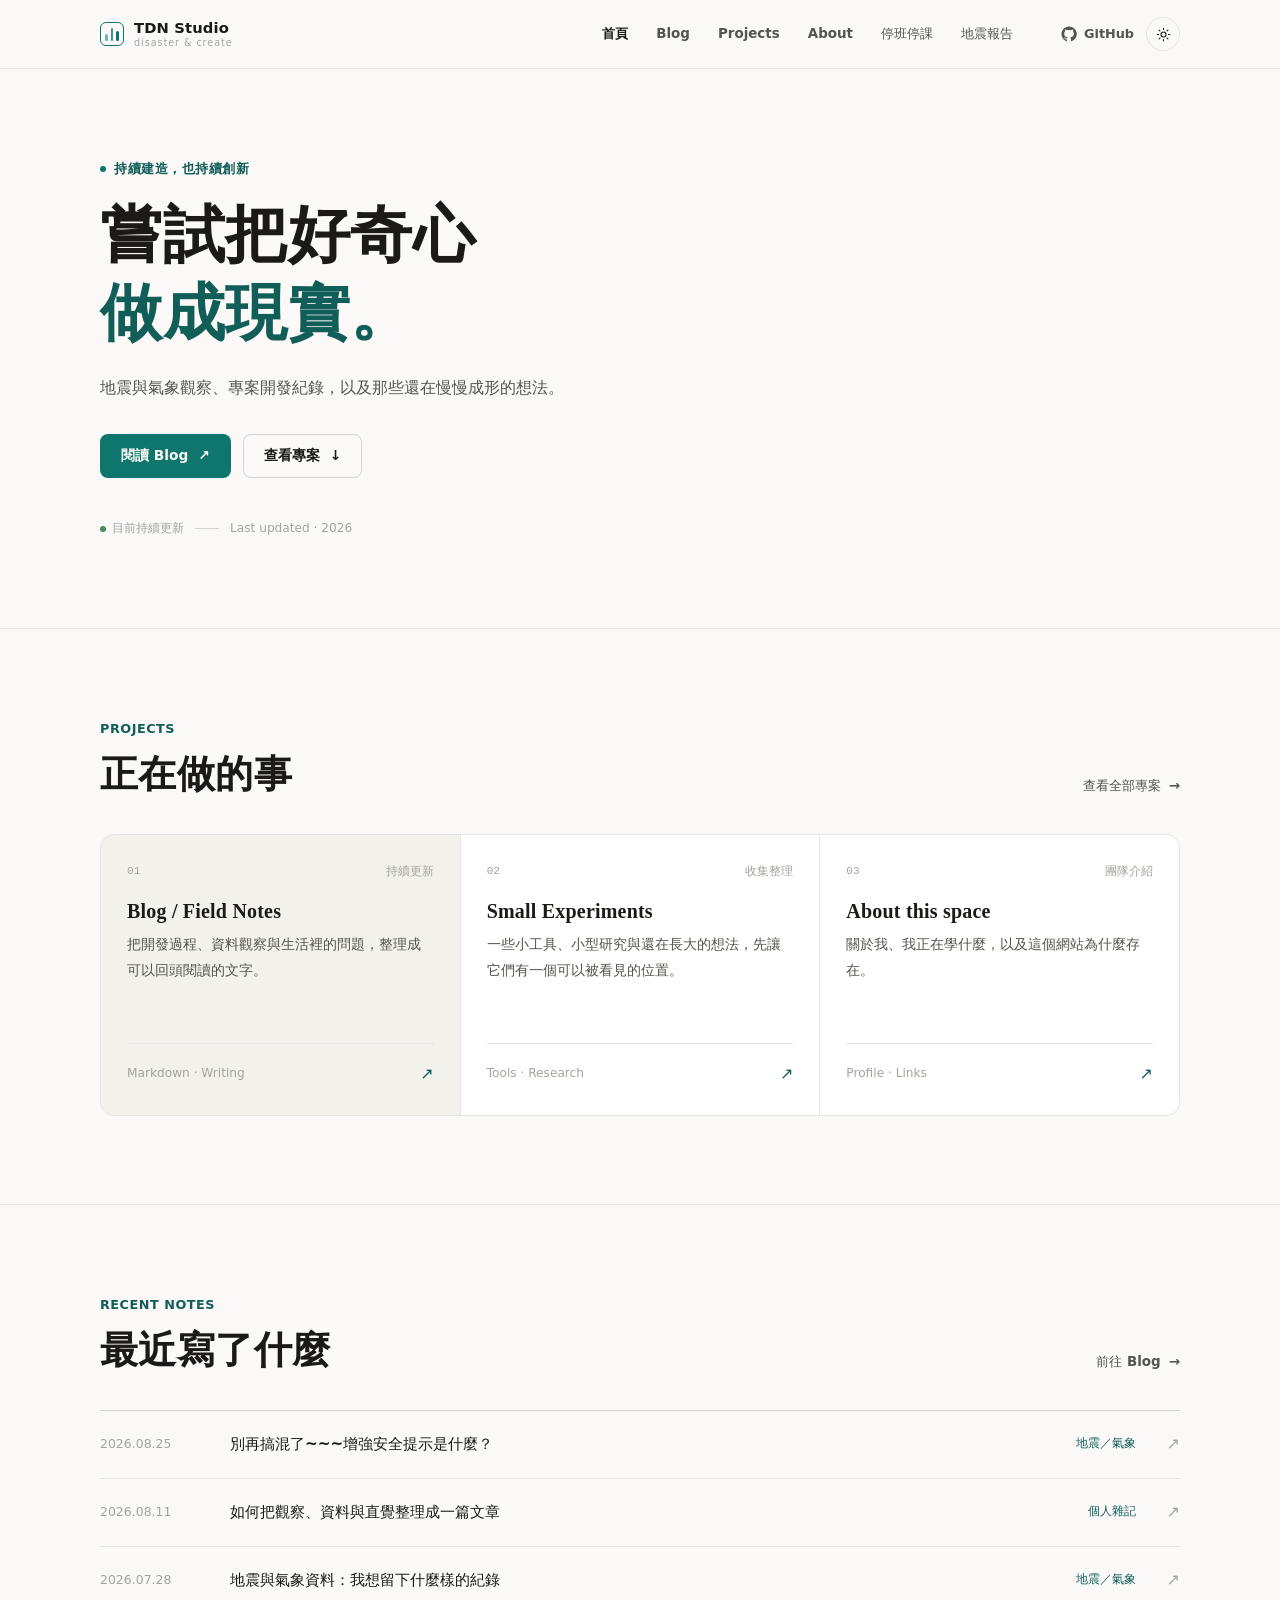
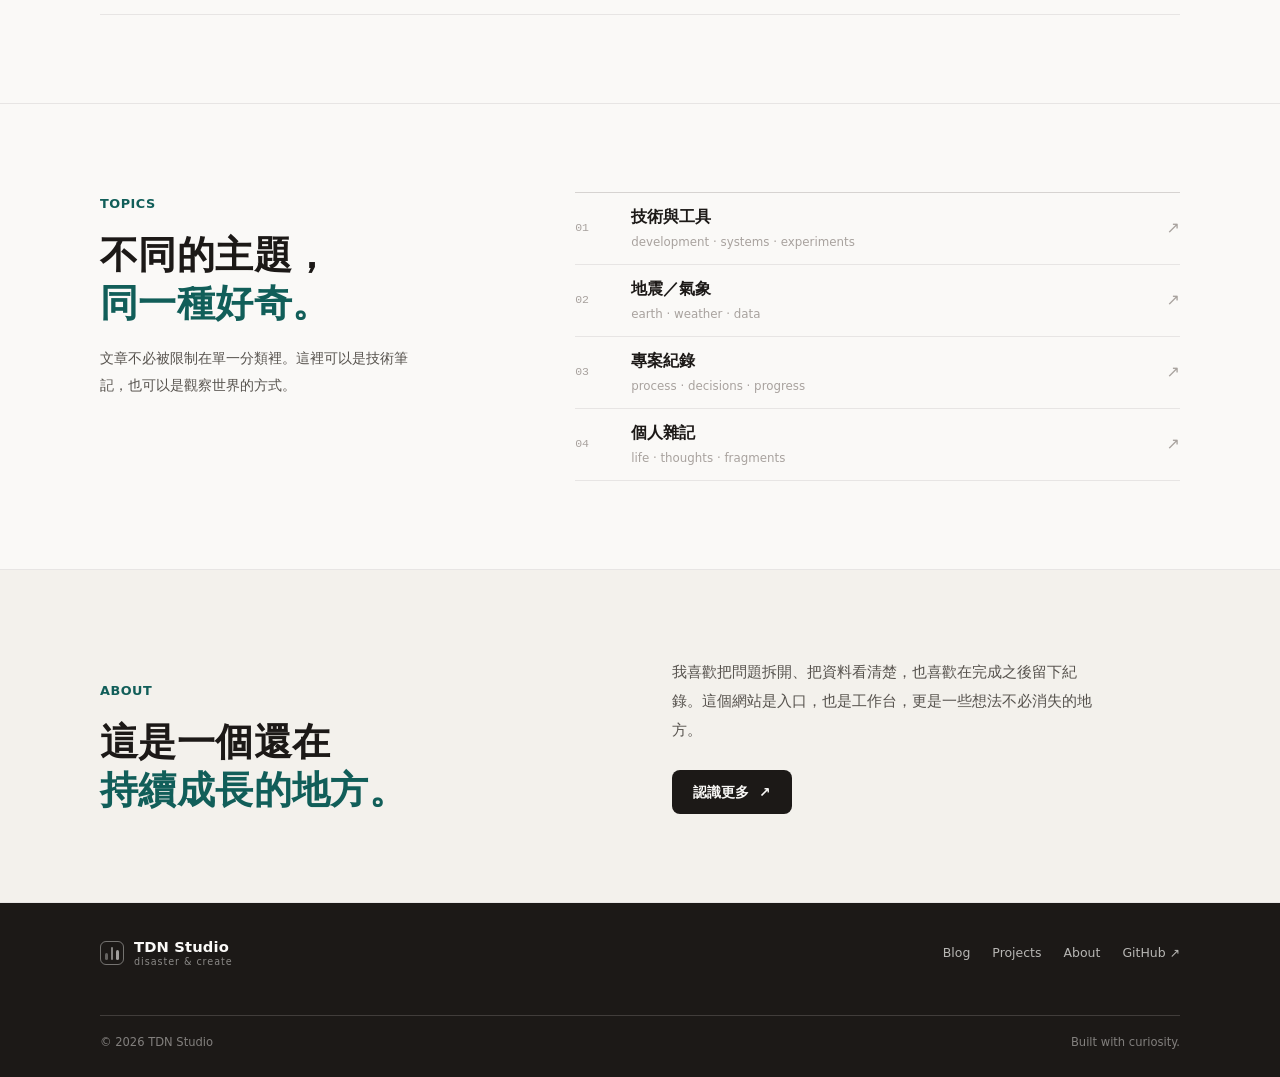
<file: index.html>
<!doctype html>
<html lang="zh-Hant">
  <head>
    <meta charset="UTF-8" />
    <meta name="viewport" content="width=device-width, initial-scale=1.0" />
    <meta http-equiv="refresh" content="0; url=./index/" />
    <title>正在前往首頁…</title>
    <script>
      window.location.replace('./index/');
    </script>
  </head>
  <body>
    <p>正在前往首頁……如果沒有自動跳轉，請<a href="./index/">點此進入首頁</a>。</p>
  </body>
</html>
</file>
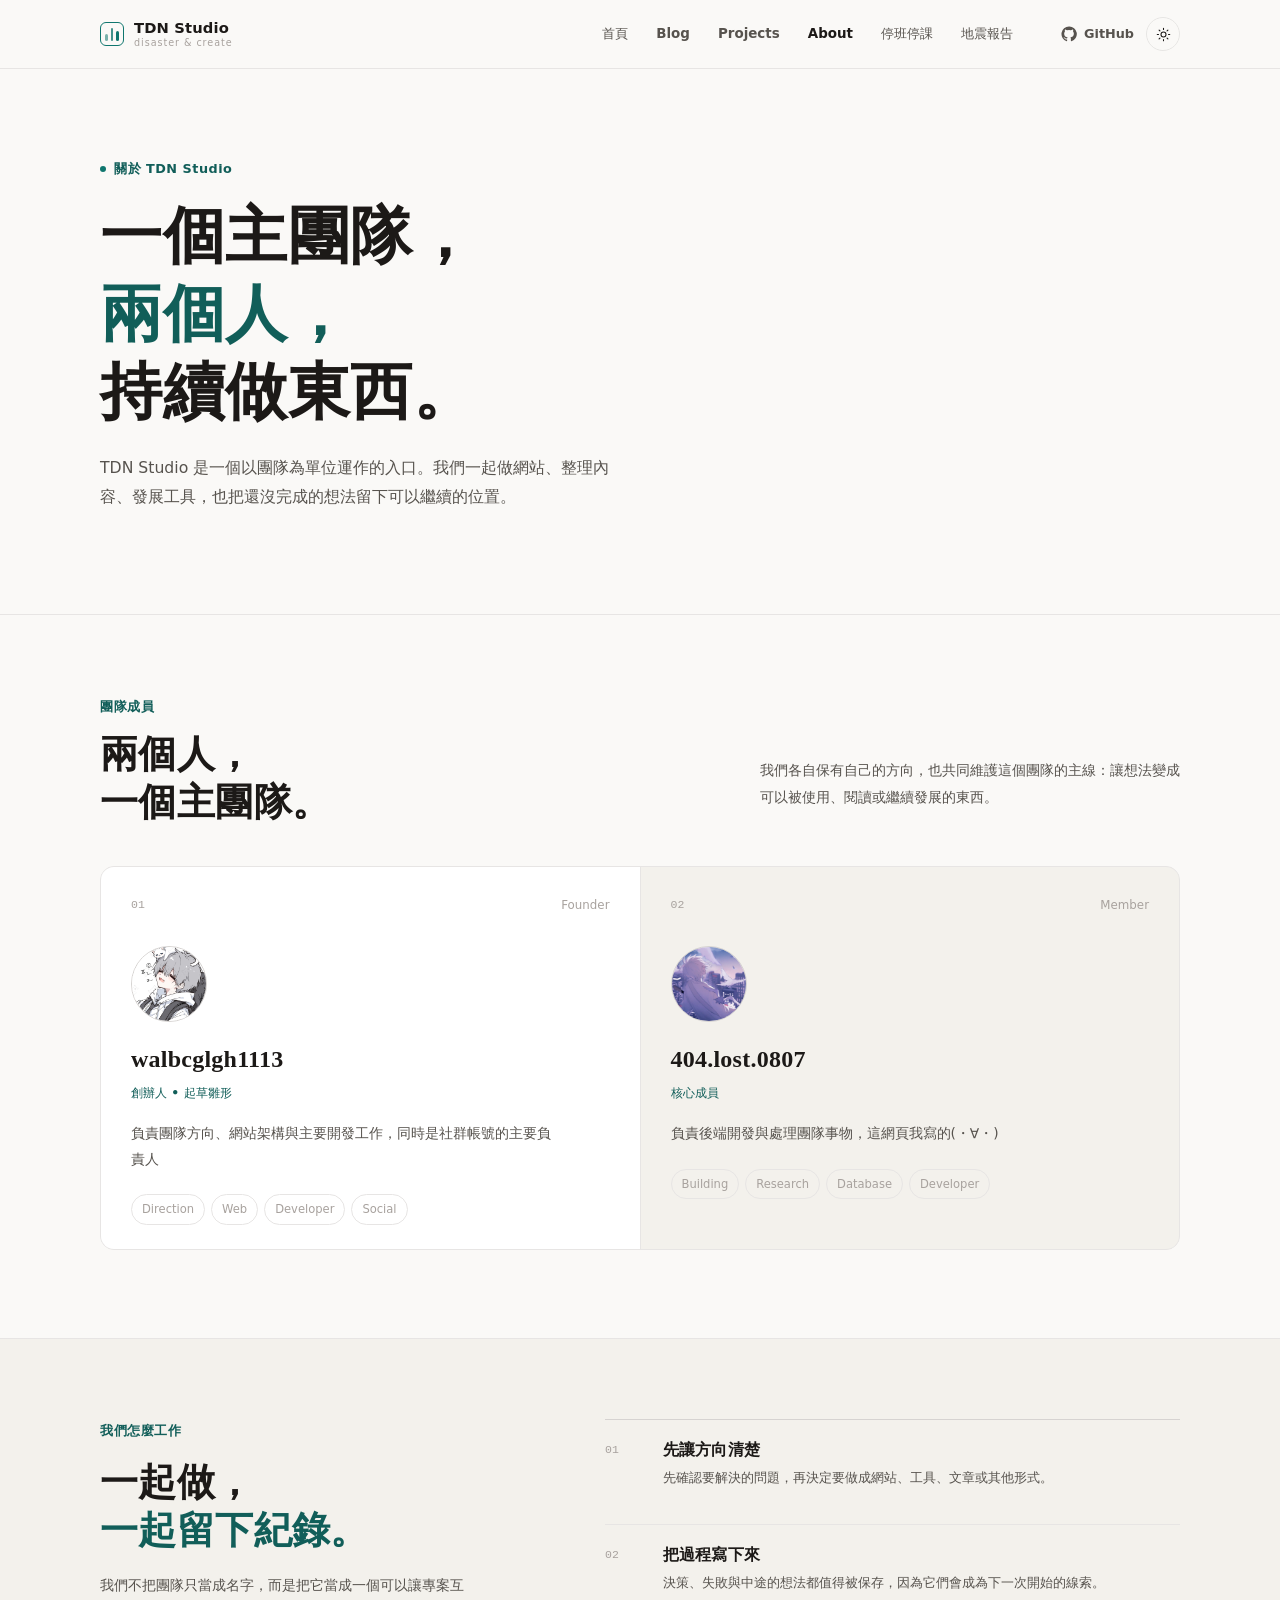
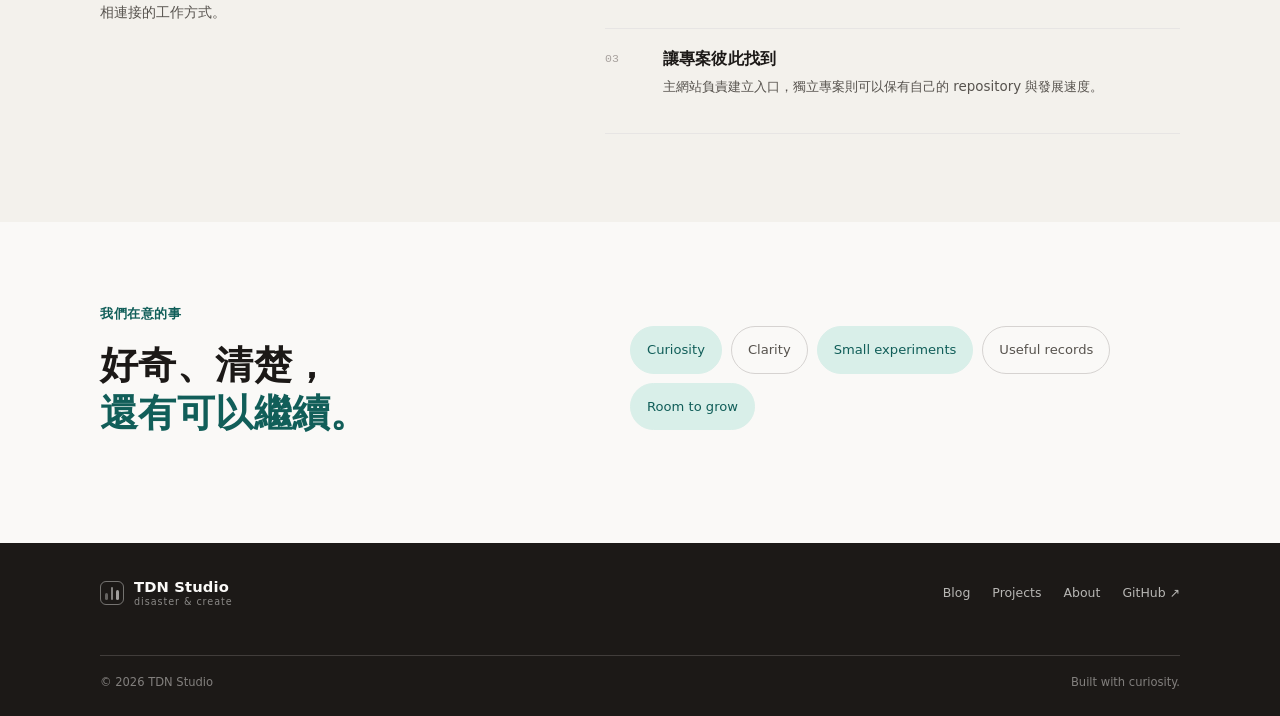
<file: about/index.html>
<!doctype html>
<html lang="zh-Hant" data-theme="light">
  <head>
    <meta charset="UTF-8" />
    <meta name="viewport" content="width=device-width, initial-scale=1.0" />
    <meta name="theme-color" content="#faf9f7" />
    <meta name="description" content="TDN Studio 是一個由兩位成員組成的主團隊，持續建造網站、工具與內容。" />
    <meta property="og:title" content="About the Team｜TDN Studio" />
    <meta property="og:description" content="一個主團隊，兩個人，持續做東西。" />
    <title>About the Team｜TDN Studio</title>
    <link rel="stylesheet" href="./styles.css?v=1.1" />
    <script>
      (() => {
        const savedTheme = localStorage.getItem('site-theme');
        const preferredTheme = window.matchMedia('(prefers-color-scheme: dark)').matches ? 'dark' : 'light';
        document.documentElement.dataset.theme = savedTheme || preferredTheme;
      })();
    </script>
  </head>
  <body>
    <a class="skip-link" href="#main-content">跳至主要內容</a>
    <header class="site-header"><div class="container header-inner"><a class="brand" href="../index/" aria-label="回到首頁"><span class="brand-mark" aria-hidden="true"><span></span><span></span><span></span></span><span class="brand-copy"><strong>TDN Studio</strong><small>disaster &amp; create</small></span></a><nav class="desktop-nav" aria-label="主要導覽"><a class="nav-link" href="../index/">首頁</a><a class="nav-link" href="../blog/">Blog</a><a class="nav-link" href="../projects/">Projects</a><a class="nav-link active" href="./">About</a><a class="nav-link" href="../suspension/">停班停課</a><a class="nav-link" href="../earthquake/">地震報告</a></nav><div class="header-actions"><a class="github-link" href="https://github.com/tdnstudiotw" target="_blank" rel="noreferrer" aria-label="開啟 GitHub"><svg viewBox="0 0 24 24" aria-hidden="true"><path d="M12 .7a11.3 11.3 0 0 0-3.58 22.02c.57.1.78-.25.78-.55v-2.1c-3.18.7-3.85-1.35-3.85-1.35-.52-1.32-1.27-1.67-1.27-1.67-1.04-.71.08-.7.08-.7 1.15.08 1.76 1.18 1.76 1.18 1.02 1.75 2.67 1.25 3.32.95.1-.74.4-1.25.72-1.54-2.54-.29-5.2-1.27-5.2-5.66 0-1.25.45-2.27 1.18-3.07-.12-.3-.51-1.46.11-3.03 0 0 .96-.31 3.12 1.17a10.75 10.75 0 0 1 5.68 0c2.16-1.48 3.12-1.17 3.12-1.17.62 1.57.23 2.73.11 3.03.73.8 1.18 1.82 1.18 3.07 0 4.4-2.67 5.37-5.21 5.65.41.36.77 1.07.77 2.16v3.2c0 .3.2.65.79.55A11.3 11.3 0 0 0 12 .7Z" /></svg><span>GitHub</span></a><button class="theme-toggle" type="button" data-theme-toggle aria-label="切換深色模式" aria-pressed="false"><svg class="theme-icon theme-icon-sun" viewBox="0 0 24 24" aria-hidden="true"><circle cx="12" cy="12" r="4" /><path d="M12 2v2M12 20v2M4.93 4.93l1.41 1.41M17.66 17.66l1.41 1.41M2 12h2M20 12h2M4.93 19.07l1.41-1.41M17.66 6.34l1.41-1.41" /></svg><svg class="theme-icon theme-icon-moon" viewBox="0 0 24 24" aria-hidden="true"><path d="M20.4 15.2A8.5 8.5 0 0 1 8.8 3.6 8.5 8.5 0 1 0 20.4 15.2Z" /></svg><span class="sr-only">切換主題</span></button><button class="mobile-menu-toggle" type="button" data-menu-toggle aria-expanded="false" aria-controls="mobile-menu" aria-label="開啟選單"><span></span><span></span><span></span></button></div></div><nav class="mobile-nav" id="mobile-menu" data-mobile-menu aria-label="行動版導覽"><a class="nav-link" href="../index/">首頁</a><a class="nav-link" href="../blog/">Blog</a><a class="nav-link" href="../projects/">Projects</a><a class="nav-link active" href="./">About</a><a class="nav-link" href="../suspension/">停班停課</a><a class="nav-link" href="../earthquake/">地震報告</a></nav></header>

    <main id="main-content">
      <section class="about-hero"><div class="container about-hero-grid"><div><p class="eyebrow"><span class="eyebrow-dot"></span>關於 TDN Studio</p><h1>一個主團隊，<br /><em>兩個人，</em><br />持續做東西。</h1><p class="hero-description">TDN Studio 是一個以團隊為單位運作的入口。我們一起做網站、整理內容、發展工具，也把還沒完成的想法留下可以繼續的位置。</p></div></div></section>
      <section class="team-section"><div class="container"><div class="section-heading"><div><p class="section-kicker">團隊成員</p><h2>兩個人，<br />一個主團隊。</h2></div><p class="section-intro">我們各自保有自己的方向，也共同維護這個團隊的主線：讓想法變成可以被使用、閱讀或繼續發展的東西。</p></div><div class="member-grid" data-member-list></div></div></section>
      <section class="working-section"><div class="container working-grid"><div><p class="section-kicker">我們怎麼工作</p><h2>一起做，<br /><em>一起留下紀錄。</em></h2><p class="working-intro">我們不把團隊只當成名字，而是把它當成一個可以讓專案互相連接的工作方式。</p></div><div class="working-list"><article><span>01</span><div><h3>先讓方向清楚</h3><p>先確認要解決的問題，再決定要做成網站、工具、文章或其他形式。</p></div></article><article><span>02</span><div><h3>把過程寫下來</h3><p>決策、失敗與中途的想法都值得被保存，因為它們會成為下一次開始的線索。</p></div></article><article><span>03</span><div><h3>讓專案彼此找到</h3><p>主網站負責建立入口，獨立專案則可以保有自己的 repository 與發展速度。</p></div></article></div></div></section>
      <section class="team-values"><div class="container values-layout"><div><p class="section-kicker">我們在意的事</p><h2>好奇、清楚，<br /><em>還有可以繼續。</em></h2></div><div class="value-tags"><span>Curiosity</span><span>Clarity</span><span>Small experiments</span><span>Useful records</span><span>Room to grow</span></div></div></section>
    </main>
    <footer class="site-footer"><div class="container footer-top"><a class="brand footer-brand" href="../index/"><span class="brand-mark" aria-hidden="true"><span></span><span></span><span></span></span><span class="brand-copy"><strong>TDN Studio</strong><small>disaster &amp; create</small></span></a><div class="footer-links"><a href="../blog/">Blog</a><a href="../projects/">Projects</a><a href="./">About</a><a href="https://github.com/tdnstudiotw" target="_blank" rel="noreferrer">GitHub ↗</a></div></div><div class="container footer-bottom"><span>© <span data-year>2026</span> TDN Studio</span><span>Built with curiosity.</span></div></footer>
    <script src="./team.js"></script><script src="./script.js"></script>
  </body>
</html>
</file>
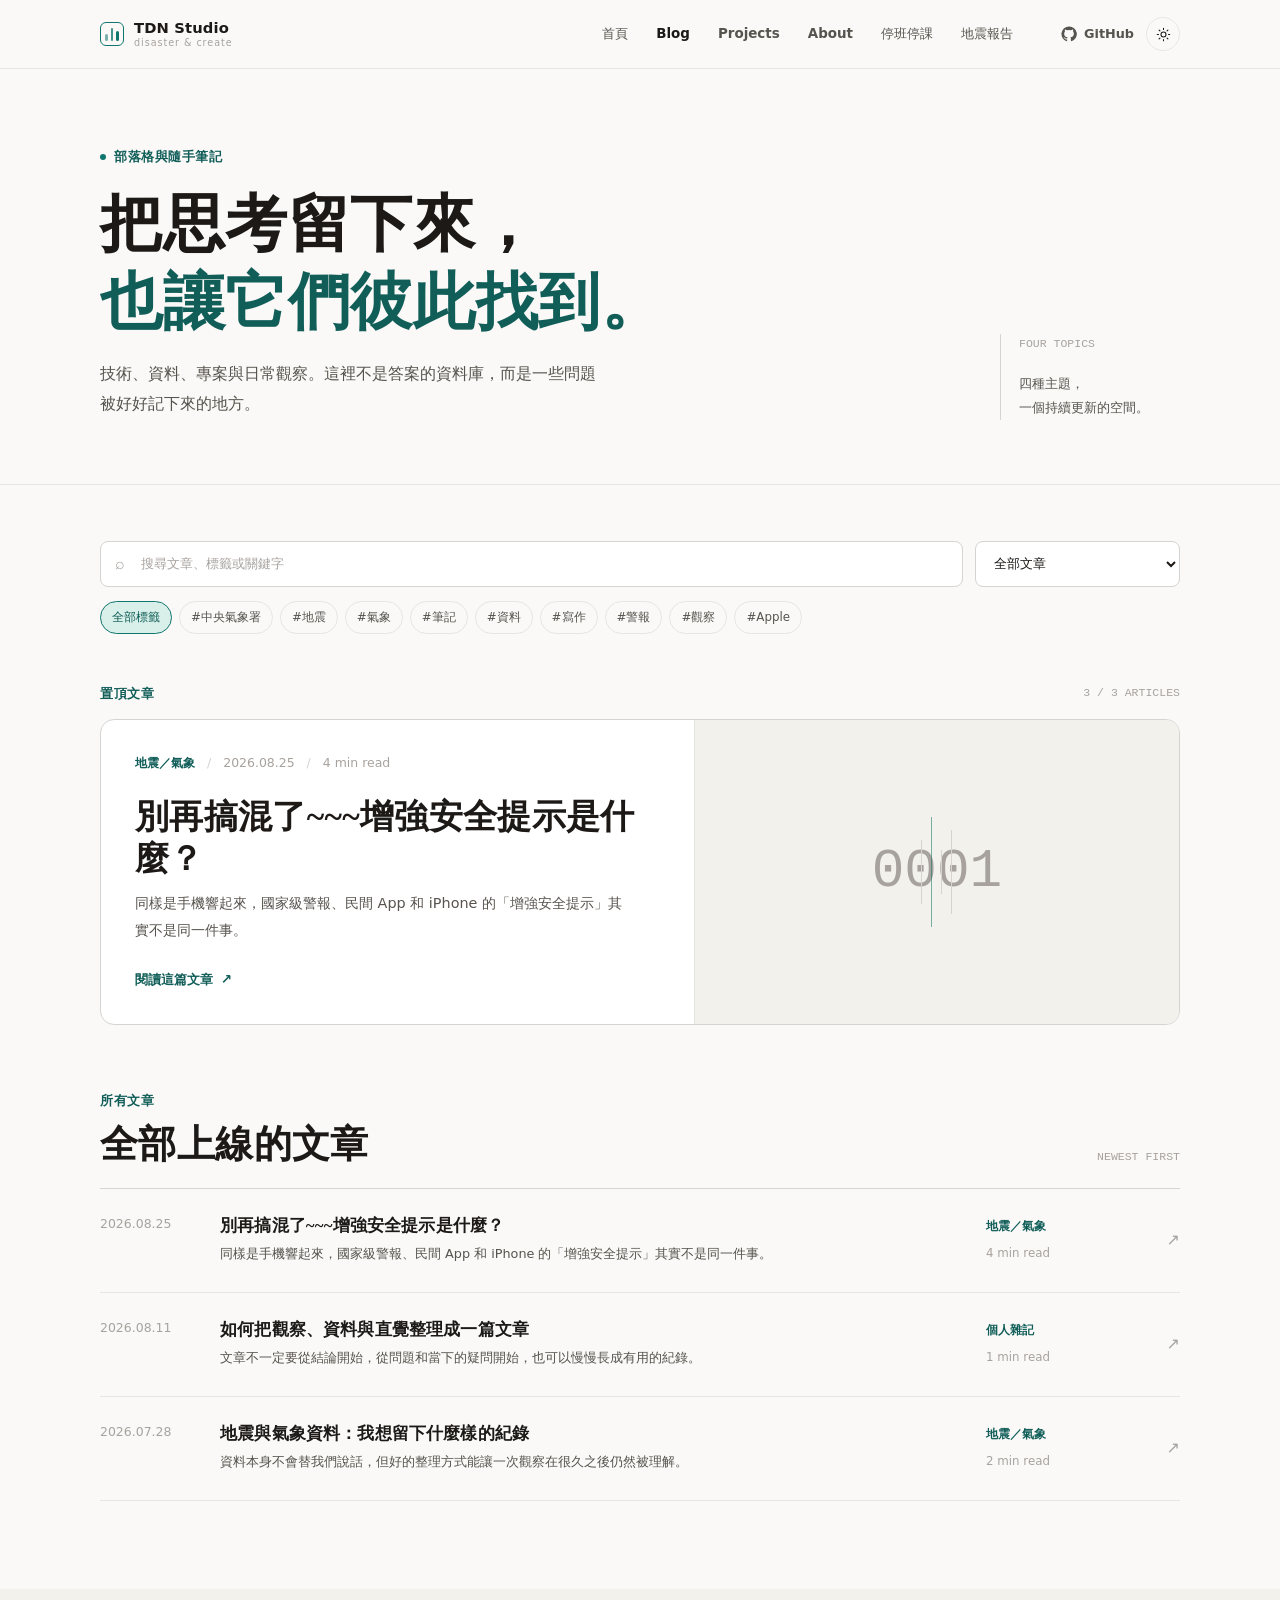
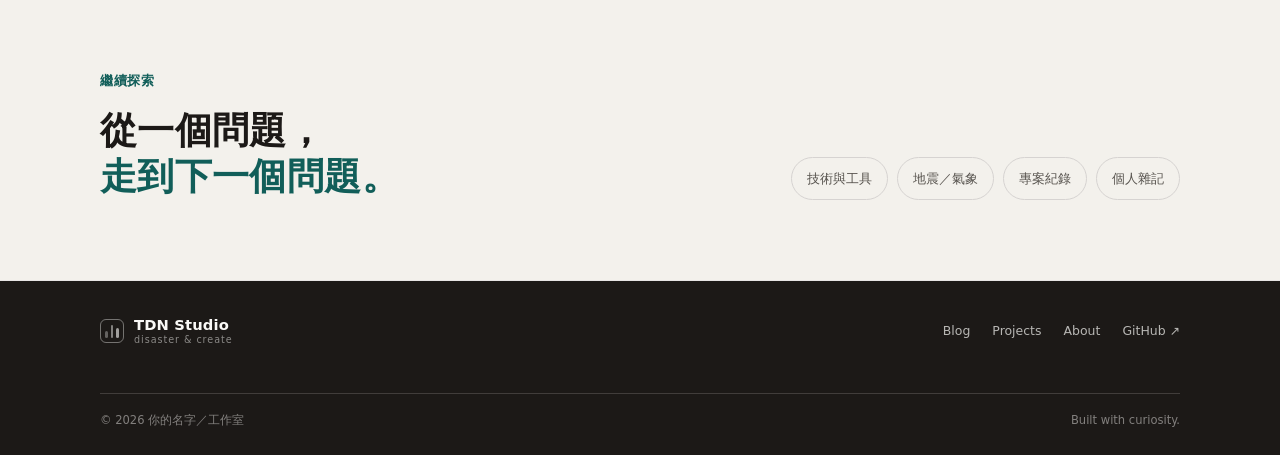
<file: blog/index.html>
<!doctype html>
<html lang="zh-Hant" data-theme="light">
  <head>
    <meta charset="UTF-8" />
    <meta name="viewport" content="width=device-width, initial-scale=1.0" />
    <meta name="theme-color" content="#faf9f7" />
    <meta name="description" content="技術、地震與氣象、專案紀錄與個人雜記。" />
    <title>Blog｜TDN Studio</title>
    <link rel="stylesheet" href="./styles.css" />
    <script>
      (() => {
        const savedTheme = localStorage.getItem('site-theme');
        const preferredTheme = window.matchMedia('(prefers-color-scheme: dark)').matches ? 'dark' : 'light';
        document.documentElement.dataset.theme = savedTheme || preferredTheme;
      })();
    </script>
  </head>
  <body>
    <a class="skip-link" href="#main-content">跳至主要內容</a>
    <header class="site-header">
      <div class="container header-inner">
        <a class="brand" href="../index/" aria-label="回到主網站首頁">
          <span class="brand-mark" aria-hidden="true"><span></span><span></span><span></span></span>
          <span class="brand-copy"><strong>TDN Studio</strong><small>disaster &amp; create</small></span>
        </a>
        <nav class="desktop-nav" aria-label="主要導覽">
          <a class="nav-link" href="../index/">首頁</a><a class="nav-link active" href="./">Blog</a><a class="nav-link" href="../projects/">Projects</a><a class="nav-link" href="../about/">About</a><a class="nav-link" href="../suspension/">停班停課</a><a class="nav-link" href="../earthquake/">地震報告</a>
        </nav>
        <div class="header-actions">
          <a class="github-link" href="https://github.com/" target="_blank" rel="noreferrer" aria-label="開啟 GitHub"><svg viewBox="0 0 24 24" aria-hidden="true"><path d="M12 .7a11.3 11.3 0 0 0-3.58 22.02c.57.1.78-.25.78-.55v-2.1c-3.18.7-3.85-1.35-3.85-1.35-.52-1.32-1.27-1.67-1.27-1.67-1.04-.71.08-.7.08-.7 1.15.08 1.76 1.18 1.76 1.18 1.02 1.75 2.67 1.25 3.32.95.1-.74.4-1.25.72-1.54-2.54-.29-5.2-1.27-5.2-5.66 0-1.25.45-2.27 1.18-3.07-.12-.3-.51-1.46.11-3.03 0 0 .96-.31 3.12 1.17a10.75 10.75 0 0 1 5.68 0c2.16-1.48 3.12-1.17 3.12-1.17.62 1.57.23 2.73.11 3.03.73.8 1.18 1.82 1.18 3.07 0 4.4-2.67 5.37-5.21 5.65.41.36.77 1.07.77 2.16v3.2c0 .3.2.65.79.55A11.3 11.3 0 0 0 12 .7Z" /></svg><span>GitHub</span></a>
          <button class="theme-toggle" type="button" data-theme-toggle aria-label="切換深色模式" aria-pressed="false"><svg class="theme-icon theme-icon-sun" viewBox="0 0 24 24" aria-hidden="true"><circle cx="12" cy="12" r="4" /><path d="M12 2v2M12 20v2M4.93 4.93l1.41 1.41M17.66 17.66l1.41 1.41M2 12h2M20 12h2M4.93 19.07l1.41-1.41M17.66 6.34l1.41-1.41" /></svg><svg class="theme-icon theme-icon-moon" viewBox="0 0 24 24" aria-hidden="true"><path d="M20.4 15.2A8.5 8.5 0 0 1 8.8 3.6 8.5 8.5 0 1 0 20.4 15.2Z" /></svg><span class="sr-only">切換主題</span></button>
          <button class="mobile-menu-toggle" type="button" data-menu-toggle aria-expanded="false" aria-controls="mobile-menu" aria-label="開啟選單"><span></span><span></span><span></span></button>
        </div>
      </div>
      <nav class="mobile-nav" id="mobile-menu" data-mobile-menu aria-label="行動版導覽"><a class="nav-link" href="../index/">首頁</a><a class="nav-link active" href="./">Blog</a><a class="nav-link" href="../projects/">Projects</a><a class="nav-link" href="../about/">About</a><a class="nav-link" href="../suspension/">停班停課</a><a class="nav-link" href="../earthquake/">地震報告</a></nav>
    </header>

    <main id="main-content">
      <section class="blog-hero">
        <div class="container blog-hero-inner">
          <div>
            <p class="eyebrow"><span class="eyebrow-dot"></span>部落格與隨手筆記</p>
            <h1>把思考留下來，<br /><em>也讓它們彼此找到。</em></h1>
            <p class="hero-description">技術、資料、專案與日常觀察。這裡不是答案的資料庫，而是一些問題被好好記下來的地方。</p>
          </div>
          <div class="blog-hero-side"><span class="hero-index">FOUR TOPICS</span><p>四種主題，<br />一個持續更新的空間。</p></div>
        </div>
      </section>

      <section class="blog-content section-block">
        <div class="container">
          <div class="blog-toolbar">
            <label class="search-box"><span class="search-icon" aria-hidden="true">⌕</span><input type="search" data-search placeholder="搜尋文章、標籤或關鍵字" autocomplete="off" /></label>
            <div class="category-select-wrap"><label class="sr-only" for="category-select">文章分類</label><select id="category-select" data-category-select></select></div>
          </div>
          <div class="tag-filter" data-tag-filter aria-label="標籤篩選"></div>

          <div class="featured-heading"><p class="section-kicker">置頂文章</p><span class="result-count" data-result-count></span></div>
          <div class="featured-slot" data-featured-slot></div>

          <div class="posts-heading"><div><p class="section-kicker">所有文章</p><h2>全部上線的文章</h2></div><span class="sort-label">NEWEST FIRST</span></div>
          <div class="post-list" data-post-list></div>
          <div class="empty-state" data-empty-state hidden><span>—</span><h3>目前沒有符合的文章</h3><p>試試看其他關鍵字或清除分類篩選。</p></div>
        </div>
      </section>

      <section class="blog-topics">
        <div class="container topics-strip">
          <div><p class="section-kicker">繼續探索</p><h2>從一個問題，<br /><em>走到下一個問題。</em></h2></div>
          <div class="topic-pills"><a href="?category=tech">技術與工具</a><a href="?category=earth-weather">地震／氣象</a><a href="?category=project">專案紀錄</a><a href="?category=notes">個人雜記</a></div>
        </div>
      </section>
    </main>

    <footer class="site-footer"><div class="container footer-top"><a class="brand footer-brand" href="../index/"><span class="brand-mark" aria-hidden="true"><span></span><span></span><span></span></span><span class="brand-copy"><strong>TDN Studio</strong><small>disaster &amp; create</small></span></a><div class="footer-links"><a href="./">Blog</a><a href="../projects/">Projects</a><a href="../about/">About</a><a href="https://github.com/tdnstudiotw" target="_blank" rel="noreferrer">GitHub ↗</a></div></div><div class="container footer-bottom"><span>© <span data-year>2026</span> TDN Studio</span><span>Built with curiosity.</span></div></footer>

    <script src="./articles.js"></script>
    <script src="./script.js"></script>
  </body>
</html>
</file>
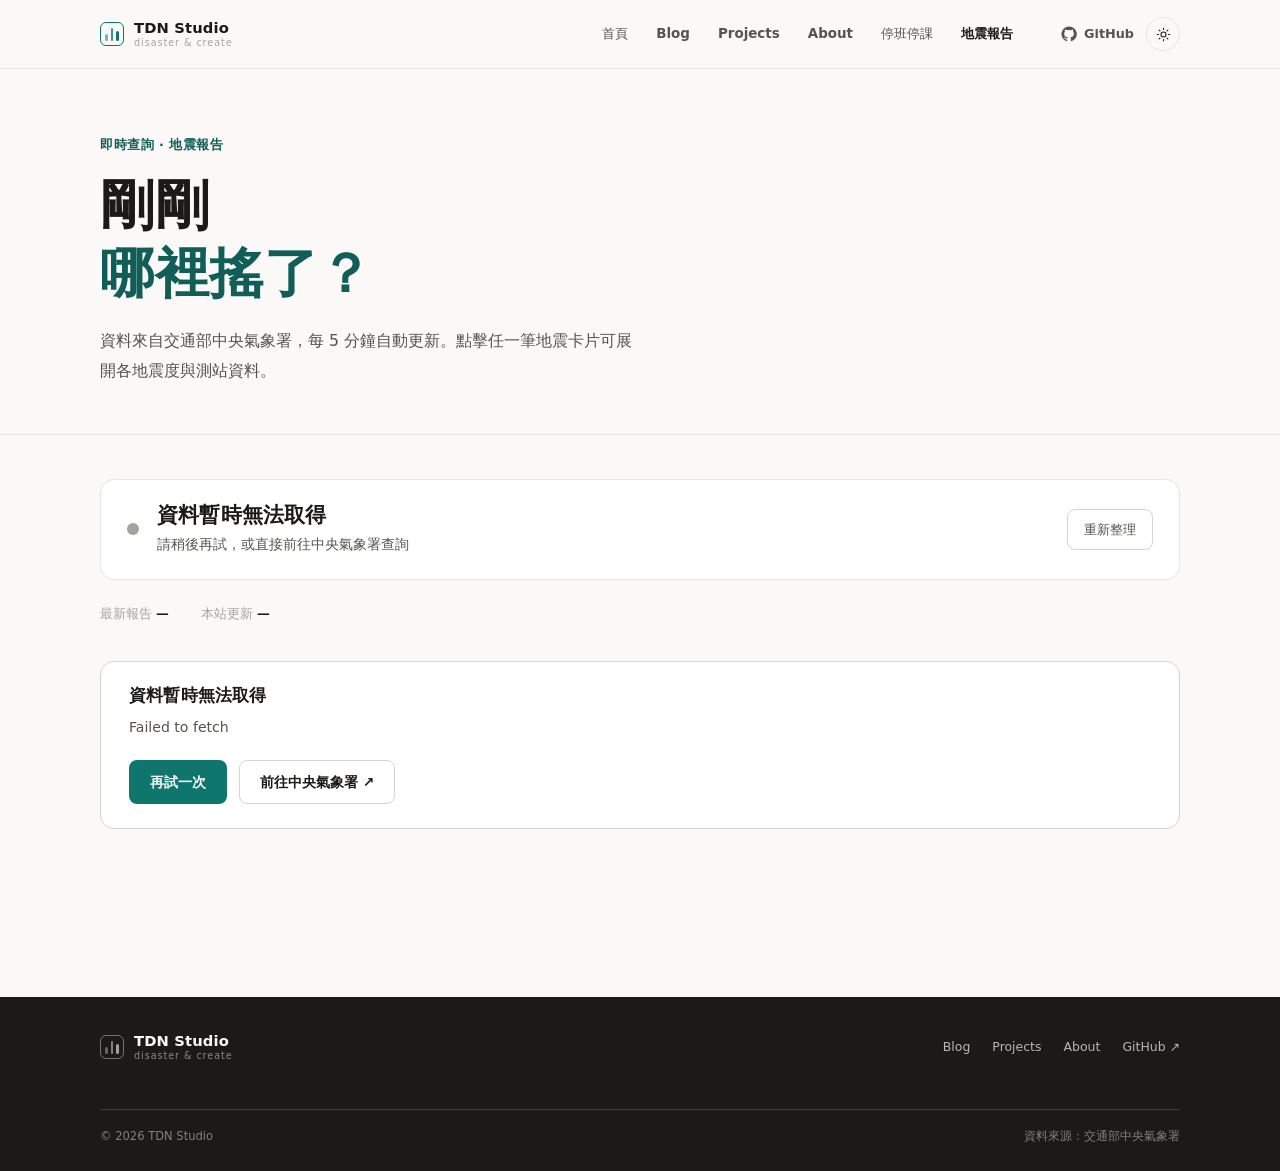
<file: earthquake/index.html>
<!doctype html>
<html lang="zh-Hant" data-theme="light">
  <head>
    <meta charset="UTF-8" />
    <meta name="viewport" content="width=device-width, initial-scale=1.0" />
    <meta name="theme-color" content="#faf9f7" />
    <meta name="description" content="即時查詢中央氣象署地震報告：顯著有感地震與小區域有感地震，點擊卡片可展開各地震度與測站資料。" />
    <title>地震報告｜TDN Studio</title>
    <link rel="stylesheet" href="./styles.css" />
    <script>
      (() => {
        const savedTheme = localStorage.getItem('site-theme');
        const preferredTheme = window.matchMedia('(prefers-color-scheme: dark)').matches ? 'dark' : 'light';
        document.documentElement.dataset.theme = savedTheme || preferredTheme;
      })();
    </script>
  </head>
  <body>
    <a class="skip-link" href="#main-content">跳至主要內容</a>
    <header class="site-header">
      <div class="container header-inner">
        <a class="brand" href="../index/" aria-label="回到首頁">
          <span class="brand-mark" aria-hidden="true"><span></span><span></span><span></span></span>
          <span class="brand-copy"><strong>TDN Studio</strong><small>disaster &amp; create</small></span>
        </a>
        <nav class="desktop-nav" aria-label="主要導覽">
          <a class="nav-link" href="../index/">首頁</a><a class="nav-link" href="../blog/">Blog</a><a class="nav-link" href="../projects/">Projects</a><a class="nav-link" href="../about/">About</a><a class="nav-link" href="../suspension/">停班停課</a><a class="nav-link active" href="./">地震報告</a>
        </nav>
        <div class="header-actions">
          <a class="github-link" href="https://github.com/tdnstudiotw" target="_blank" rel="noreferrer" aria-label="開啟 GitHub"><svg viewBox="0 0 24 24" aria-hidden="true"><path d="M12 .7a11.3 11.3 0 0 0-3.58 22.02c.57.1.78-.25.78-.55v-2.1c-3.18.7-3.85-1.35-3.85-1.35-.52-1.32-1.27-1.67-1.27-1.67-1.04-.71.08-.7.08-.7 1.15.08 1.76 1.18 1.76 1.18 1.02 1.75 2.67 1.25 3.32.95.1-.74.4-1.25.72-1.54-2.54-.29-5.2-1.27-5.2-5.66 0-1.25.45-2.27 1.18-3.07-.12-.3-.51-1.46.11-3.03 0 0 .96-.31 3.12 1.17a10.75 10.75 0 0 1 5.68 0c2.16-1.48 3.12-1.17 3.12-1.17.62 1.57.23 2.73.11 3.03.73.8 1.18 1.82 1.18 3.07 0 4.4-2.67 5.37-5.21 5.65.41.36.77 1.07.77 2.16v3.2c0 .3.2.65.79.55A11.3 11.3 0 0 0 12 .7Z" /></svg><span>GitHub</span></a>
          <button class="theme-toggle" type="button" data-theme-toggle aria-label="切換深色模式" aria-pressed="false"><svg class="theme-icon theme-icon-sun" viewBox="0 0 24 24" aria-hidden="true"><circle cx="12" cy="12" r="4" /><path d="M12 2v2M12 20v2M4.93 4.93l1.41 1.41M17.66 17.66l1.41 1.41M2 12h2M20 12h2M4.93 19.07l1.41-1.41M17.66 6.34l1.41-1.41" /></svg><svg class="theme-icon theme-icon-moon" viewBox="0 0 24 24" aria-hidden="true"><path d="M20.4 15.2A8.5 8.5 0 0 1 8.8 3.6 8.5 8.5 0 1 0 20.4 15.2Z" /></svg><span class="sr-only">切換主題</span></button>
          <button class="mobile-menu-toggle" type="button" data-menu-toggle aria-expanded="false" aria-controls="mobile-menu" aria-label="開啟選單"><span></span><span></span><span></span></button>
        </div>
      </div>
      <nav class="mobile-nav" id="mobile-menu" data-mobile-menu aria-label="行動版導覽"><a class="nav-link" href="../index/">首頁</a><a class="nav-link" href="../blog/">Blog</a><a class="nav-link" href="../projects/">Projects</a><a class="nav-link" href="../about/">About</a><a class="nav-link" href="../suspension/">停班停課</a><a class="nav-link active" href="./">地震報告</a></nav>
    </header>
    <main id="main-content">
      <section class="page-hero">
        <div class="container">
          <p class="section-kicker">即時查詢 · 地震報告</p>
          <h1>剛剛<br /><em>哪裡搖了？</em></h1>
          <p class="page-description">資料來自交通部中央氣象署，每 5 分鐘自動更新。點擊任一筆地震卡片可展開各地震度與測站資料。</p>
        </div>
      </section>
      <section class="status-section">
        <div class="container">
          <div id="eq-banner" class="status-banner is-loading" role="status" aria-live="polite">
            <span class="status-dot" aria-hidden="true"></span>
            <div class="status-copy">
              <h2 id="eq-title">載入中…</h2>
              <p id="eq-sub" class="status-sub">正在向中央氣象署取得最新地震報告</p>
            </div>
            <button id="eq-refresh-btn" class="refresh-btn" type="button">重新整理</button>
          </div>
          <div class="status-meta">
            <span>最新報告 <strong id="eq-issue">—</strong></span>
            <span>本站更新 <strong id="eq-fetched">—</strong></span>
          </div>
          <div id="eq-error" class="error-panel" hidden>
            <h3>資料暫時無法取得</h3>
            <p id="eq-error-message" class="error-message"></p>
            <div class="error-actions">
              <button id="eq-retry-btn" class="button button-primary" type="button">再試一次</button>
              <a class="button button-ghost" href="https://scweb.cwa.gov.tw/zh-tw/earthquake" target="_blank" rel="noreferrer">前往中央氣象署 ↗</a>
            </div>
          </div>
          <div id="eq-list" class="eq-list" aria-live="polite"></div>
        </div>
      </section>
    </main>
    <footer class="site-footer">
      <div class="container footer-top">
        <a class="brand footer-brand" href="../index/"><span class="brand-mark" aria-hidden="true"><span></span><span></span><span></span></span><span class="brand-copy"><strong>TDN Studio</strong><small>disaster &amp; create</small></span></a>
        <div class="footer-links"><a href="../blog/">Blog</a><a href="../projects/">Projects</a><a href="../about/">About</a><a href="https://github.com/tdnstudiotw" target="_blank" rel="noreferrer">GitHub ↗</a></div>
      </div>
      <div class="container footer-bottom"><span>© <span data-year>2026</span> TDN Studio</span><span>資料來源：交通部中央氣象署</span></div>
    </footer>
    <script src="./script.js"></script>
  </body>
</html>
</file>
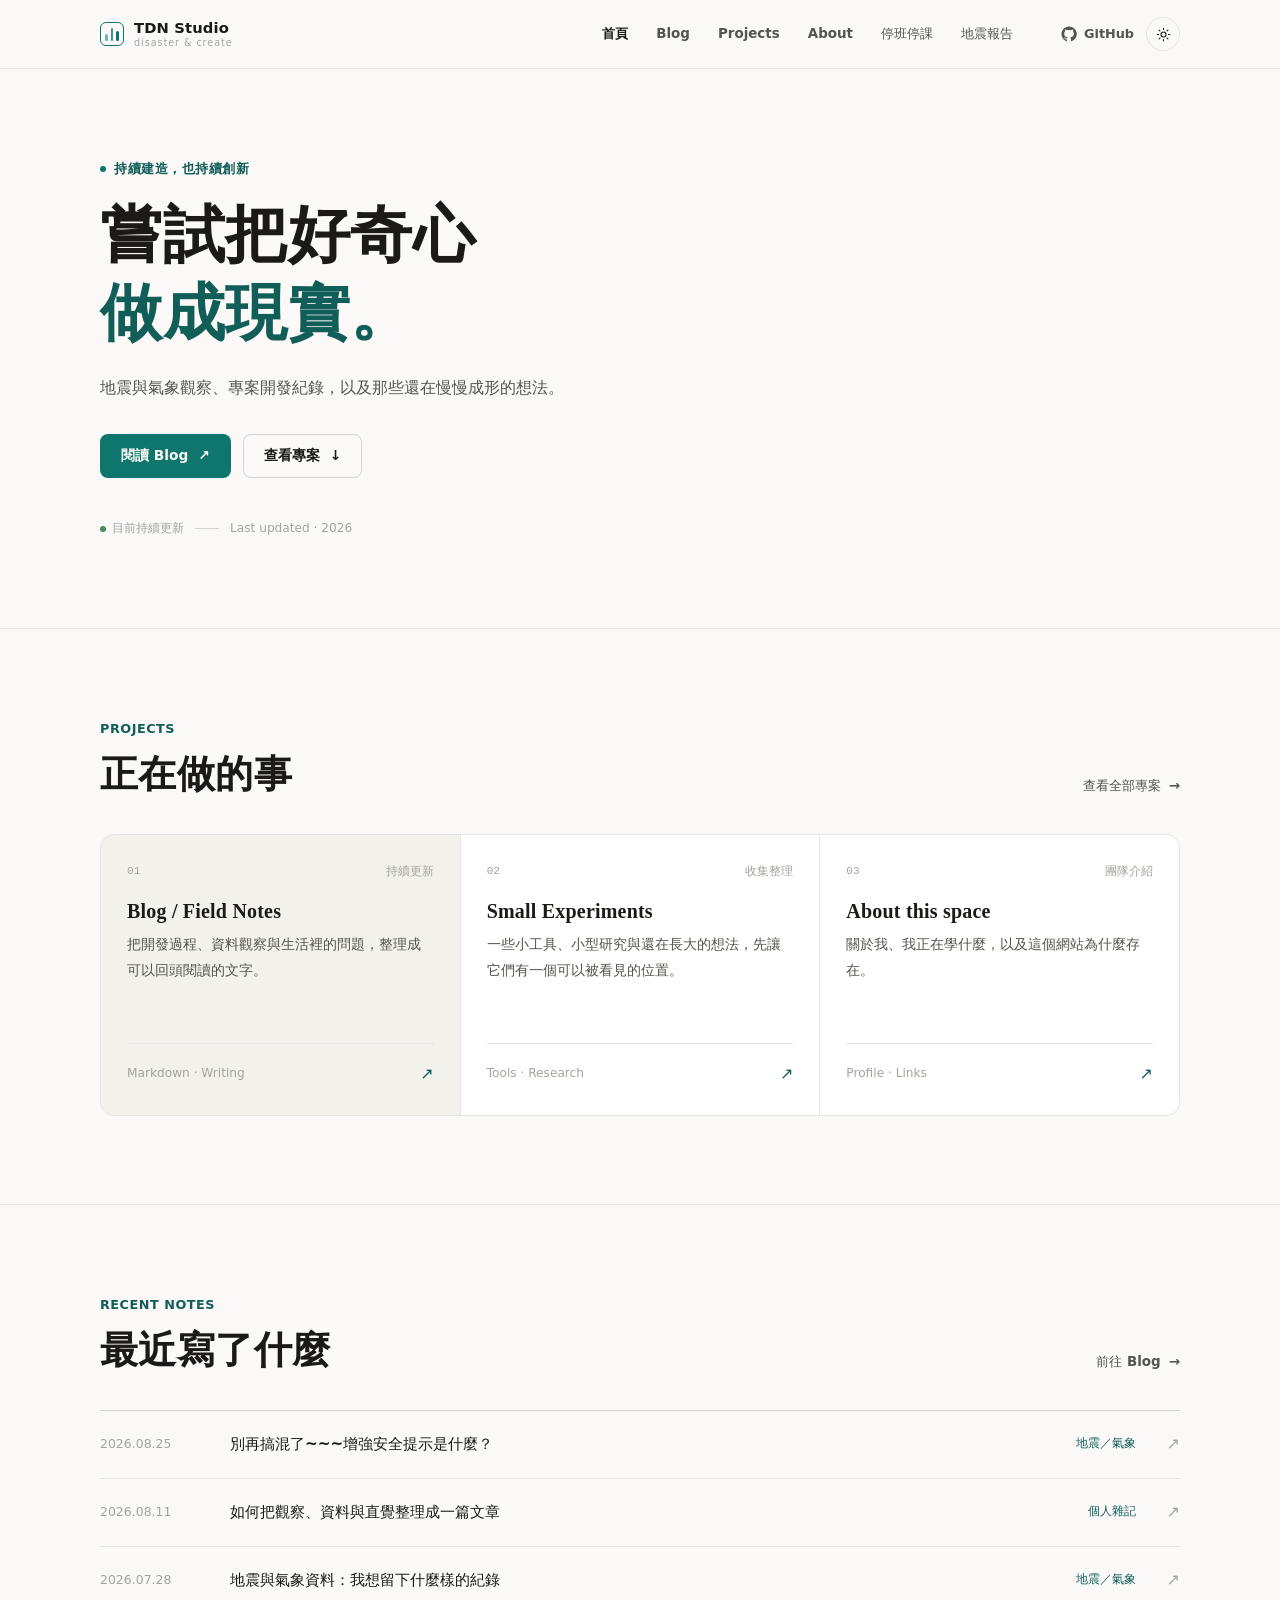
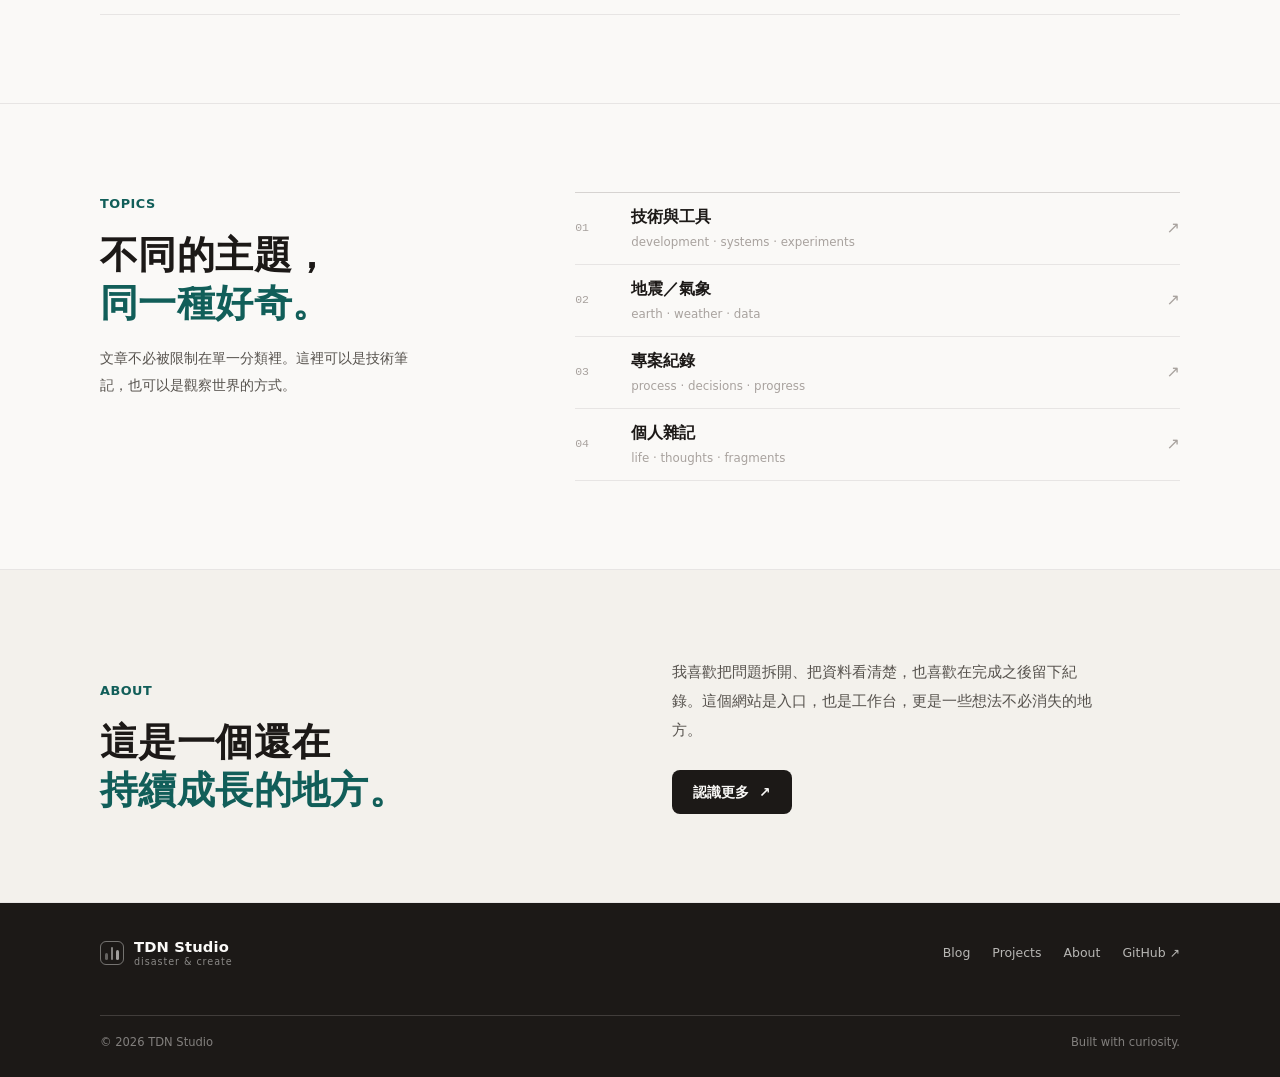
<file: index/index.html>
<!doctype html>
<html lang="zh-Hant" data-theme="light">
  <head>
    <meta charset="UTF-8" />
    <meta name="viewport" content="width=device-width, initial-scale=1.0" />
    <meta name="theme-color" content="#faf9f7" />
    <meta name="description" content="努力將防災做到最好。" />
    <meta property="og:title" content="TDN Studio" />
    <meta property="og:description" content="為防災而生" />
    <meta property="og:type" content="website" />
    <title>首頁｜TDN Studio</title>
    <link rel="stylesheet" href="./styles.css" />
    <script src="../blog/articles.js"></script>
    <script>
      (() => {
        const savedTheme = localStorage.getItem('site-theme');
        const preferredTheme = window.matchMedia('(prefers-color-scheme: dark)').matches ? 'dark' : 'light';
        document.documentElement.dataset.theme = savedTheme || preferredTheme;
      })();
    </script>
  </head>
  <body>
    <a class="skip-link" href="#main-content">跳至主要內容</a>
    <header class="site-header">
      <div class="container header-inner">
        <a class="brand" href="./" aria-label="回到首頁">
          <span class="brand-mark" aria-hidden="true"><span></span><span></span><span></span></span>
          <span class="brand-copy"><strong>TDN Studio</strong><small>disaster & create</small></span>
        </a>
        <nav class="desktop-nav" aria-label="主要導覽">
          <a class="nav-link active" href="./">首頁</a><a class="nav-link" href="../blog/">Blog</a><a class="nav-link" href="../projects/">Projects</a><a class="nav-link" href="../about/">About</a><a class="nav-link" href="../suspension/">停班停課</a><a class="nav-link" href="../earthquake/">地震報告</a>
        </nav>
        <div class="header-actions">
          <a class="github-link" href="https://github.com/tdnstudiotw/tdnstudiotw.github.io" target="_blank" rel="noreferrer" aria-label="開啟 GitHub"><svg viewBox="0 0 24 24" aria-hidden="true"><path d="M12 .7a11.3 11.3 0 0 0-3.58 22.02c.57.1.78-.25.78-.55v-2.1c-3.18.7-3.85-1.35-3.85-1.35-.52-1.32-1.27-1.67-1.27-1.67-1.04-.71.08-.7.08-.7 1.15.08 1.76 1.18 1.76 1.18 1.02 1.75 2.67 1.25 3.32.95.1-.74.4-1.25.72-1.54-2.54-.29-5.2-1.27-5.2-5.66 0-1.25.45-2.27 1.18-3.07-.12-.3-.51-1.46.11-3.03 0 0 .96-.31 3.12 1.17a10.75 10.75 0 0 1 5.68 0c2.16-1.48 3.12-1.17 3.12-1.17.62 1.57.23 2.73.11 3.03.73.8 1.18 1.82 1.18 3.07 0 4.4-2.67 5.37-5.21 5.65.41.36.77 1.07.77 2.16v3.2c0 .3.2.65.79.55A11.3 11.3 0 0 0 12 .7Z" /></svg><span>GitHub</span></a>
          <button class="theme-toggle" type="button" data-theme-toggle aria-label="切換深色模式" aria-pressed="false"><svg class="theme-icon theme-icon-sun" viewBox="0 0 24 24" aria-hidden="true"><circle cx="12" cy="12" r="4" /><path d="M12 2v2M12 20v2M4.93 4.93l1.41 1.41M17.66 17.66l1.41 1.41M2 12h2M20 12h2M4.93 19.07l1.41-1.41M17.66 6.34l1.41-1.41" /></svg><svg class="theme-icon theme-icon-moon" viewBox="0 0 24 24" aria-hidden="true"><path d="M20.4 15.2A8.5 8.5 0 0 1 8.8 3.6 8.5 8.5 0 1 0 20.4 15.2Z" /></svg><span class="sr-only">切換主題</span></button>
          <button class="mobile-menu-toggle" type="button" data-menu-toggle aria-expanded="false" aria-controls="mobile-menu" aria-label="開啟選單"><span></span><span></span><span></span></button>
        </div>
      </div>
      <nav class="mobile-nav" id="mobile-menu" data-mobile-menu aria-label="行動版導覽"><a class="nav-link active" href="./">首頁</a><a class="nav-link" href="../blog/">Blog</a><a class="nav-link" href="../projects/">Projects</a><a class="nav-link" href="../about/">About</a><a class="nav-link" href="../suspension/">停班停課</a><a class="nav-link" href="../earthquake/">地震報告</a></nav>
    </header>
    <main id="main-content">
      <section class="hero-section"><div class="hero-grid container"><p class="eyebrow"><span class="eyebrow-dot"></span>持續建造，也持續創新</p><h1>嘗試把好奇心<br /><em>做成現實。</em></h1><p class="hero-description">地震與氣象觀察、專案開發紀錄，以及那些還在慢慢成形的想法。</p><div class="hero-actions"><a class="button button-primary" href="../blog/">閱讀 Blog <span aria-hidden="true">↗</span></a><a class="button button-ghost" href="#projects">查看專案 <span aria-hidden="true">↓</span></a></div><div class="hero-meta"><span><i class="status-dot"></i>目前持續更新</span><span class="meta-divider"></span><span>Last updated · 2026</span></div></div></section>
      <section class="section-block projects-section" id="projects"><div class="container"><div class="section-heading"><div><p class="section-kicker">PROJECTS</p><h2>正在做的事</h2></div><a class="text-link" href="../projects/">查看全部專案 <span aria-hidden="true">→</span></a></div><div class="project-grid"><a class="project-card project-card-featured" href="../blog/"><div class="project-card-head"><span class="project-number">01</span><span class="project-status">持續更新</span></div><h3>Blog / Field Notes</h3><p>把開發過程、資料觀察與生活裡的問題，整理成可以回頭閱讀的文字。</p><div class="project-card-foot"><span>Markdown · Writing</span><span class="arrow">↗</span></div></a><a class="project-card" href="../projects/"><div class="project-card-head"><span class="project-number">02</span><span class="project-status">收集整理</span></div><h3>Small Experiments</h3><p>一些小工具、小型研究與還在長大的想法，先讓它們有一個可以被看見的位置。</p><div class="project-card-foot"><span>Tools · Research</span><span class="arrow">↗</span></div></a><a class="project-card" href="../about/"><div class="project-card-head"><span class="project-number">03</span><span class="project-status">團隊介紹</span></div><h3>About this space</h3><p>關於我、我正在學什麼，以及這個網站為什麼存在。</p><div class="project-card-foot"><span>Profile · Links</span><span class="arrow">↗</span></div></a></div></div></section>
      <section class="section-block notes-section" id="notes"><div class="container"><div class="section-heading"><div><p class="section-kicker">RECENT NOTES</p><h2>最近寫了什麼</h2></div><a class="text-link" href="../blog/">前往 Blog <span aria-hidden="true">→</span></a></div><div class="notes-list" data-recent-notes></div></div></section>
      <section class="section-block topics-section" id="topics"><div class="container topics-layout"><div class="topics-intro"><p class="section-kicker">TOPICS</p><h2>不同的主題，<br /><em>同一種好奇。</em></h2><p>文章不必被限制在單一分類裡。這裡可以是技術筆記，也可以是觀察世界的方式。</p></div><div class="topic-list"><a class="topic-item" href="../blog/"><span class="topic-index">01</span><span><strong>技術與工具</strong><small>development · systems · experiments</small></span><span class="topic-arrow">↗</span></a><a class="topic-item" href="../blog/"><span class="topic-index">02</span><span><strong>地震／氣象</strong><small>earth · weather · data</small></span><span class="topic-arrow">↗</span></a><a class="topic-item" href="../blog/"><span class="topic-index">03</span><span><strong>專案紀錄</strong><small>process · decisions · progress</small></span><span class="topic-arrow">↗</span></a><a class="topic-item" href="../blog/"><span class="topic-index">04</span><span><strong>個人雜記</strong><small>life · thoughts · fragments</small></span><span class="topic-arrow">↗</span></a></div></div></section>
      <section class="about-strip" id="about-preview"><div class="container about-layout"><div><p class="section-kicker">ABOUT</p><h2>這是一個還在<br /><em>持續成長的地方。</em></h2></div><div class="about-copy"><p>我喜歡把問題拆開、把資料看清楚，也喜歡在完成之後留下紀錄。這個網站是入口，也是工作台，更是一些想法不必消失的地方。</p><a class="button button-dark" href="../about/">認識更多 <span aria-hidden="true">↗</span></a></div></div></section>
    </main>
    <footer class="site-footer"><div class="container footer-top"><a class="brand footer-brand" href="./"><span class="brand-mark" aria-hidden="true"><span></span><span></span><span></span></span><span class="brand-copy"><strong>TDN Studio</strong><small>disaster & create</small></span></a><div class="footer-links"><a href="../blog/">Blog</a><a href="../projects/">Projects</a><a href="../about/">About</a><a href="https://github.com/tdnstudiotw" target="_blank" rel="noreferrer">GitHub ↗</a></div></div><div class="container footer-bottom"><span>© <span data-year>2026</span> TDN Studio</span><span>Built with curiosity.</span></div></footer>
    <script src="./script.js"></script>
  </body>
</html>
</file>
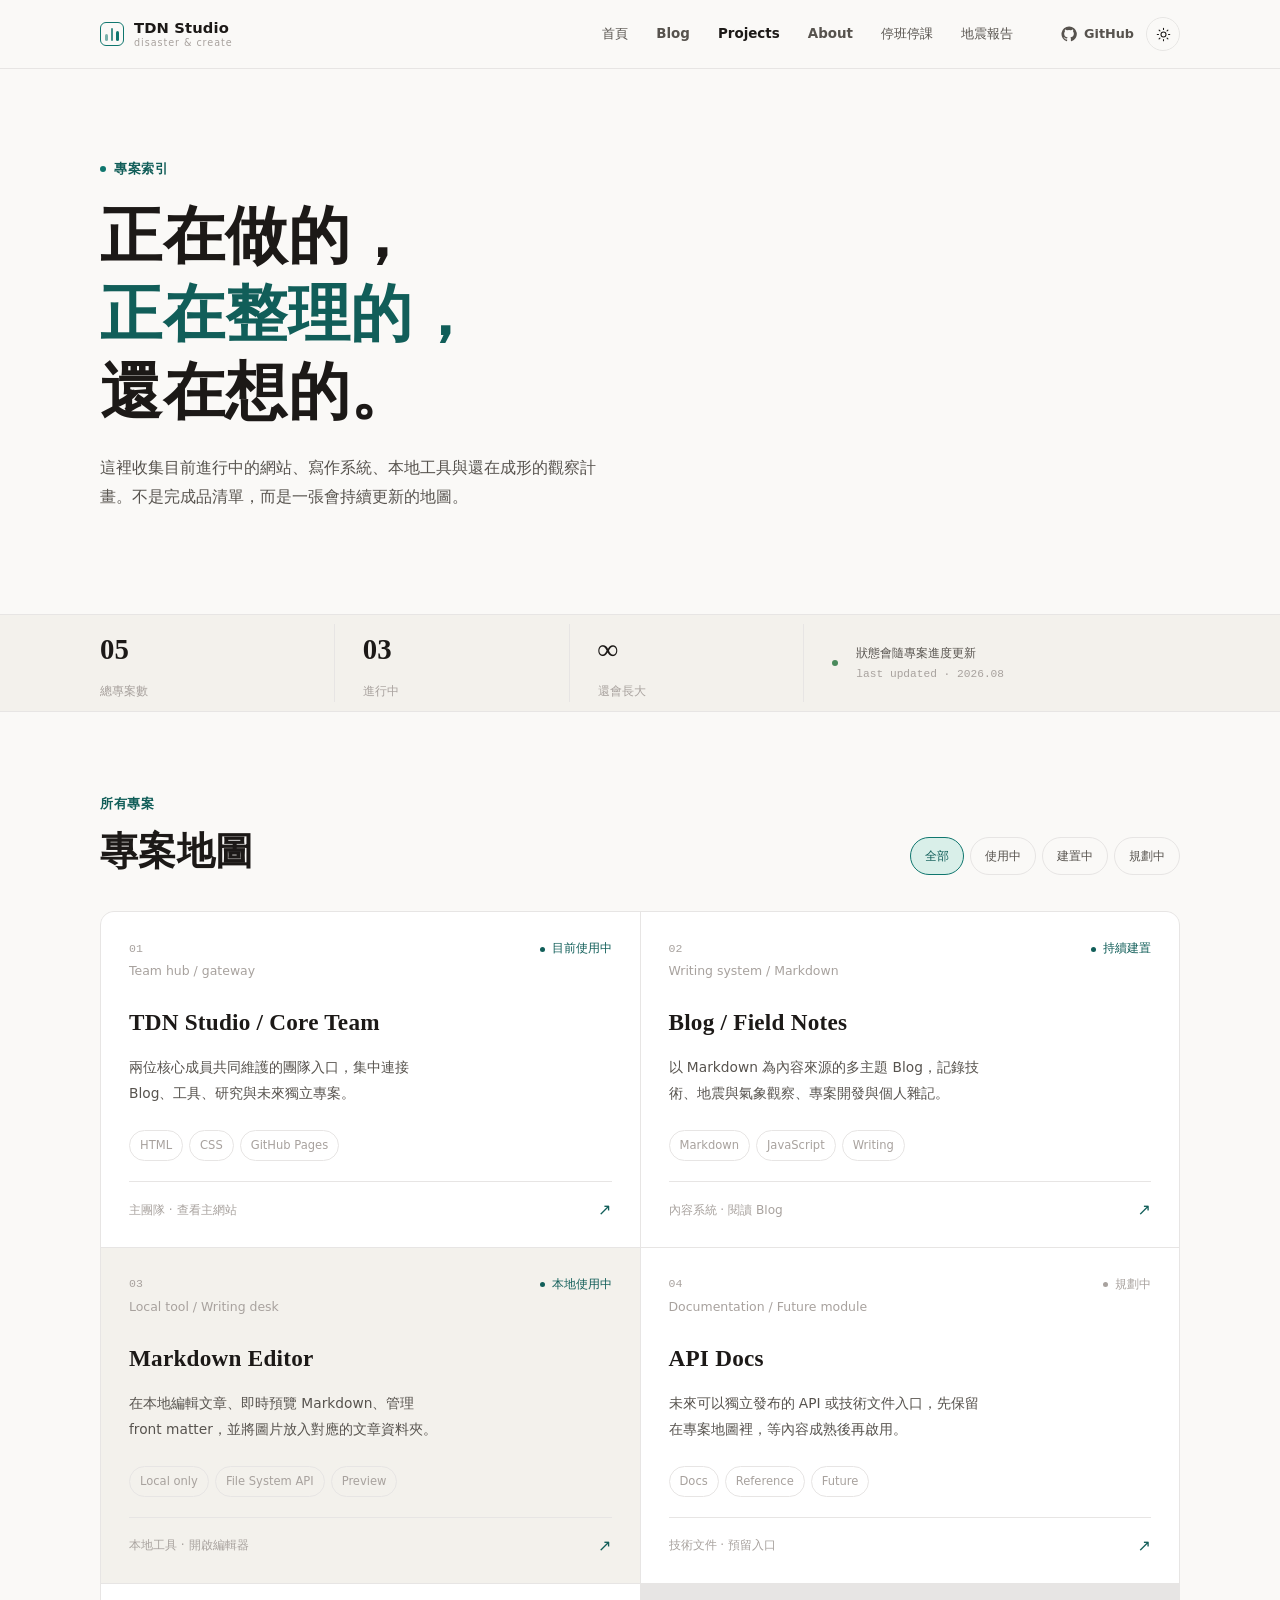
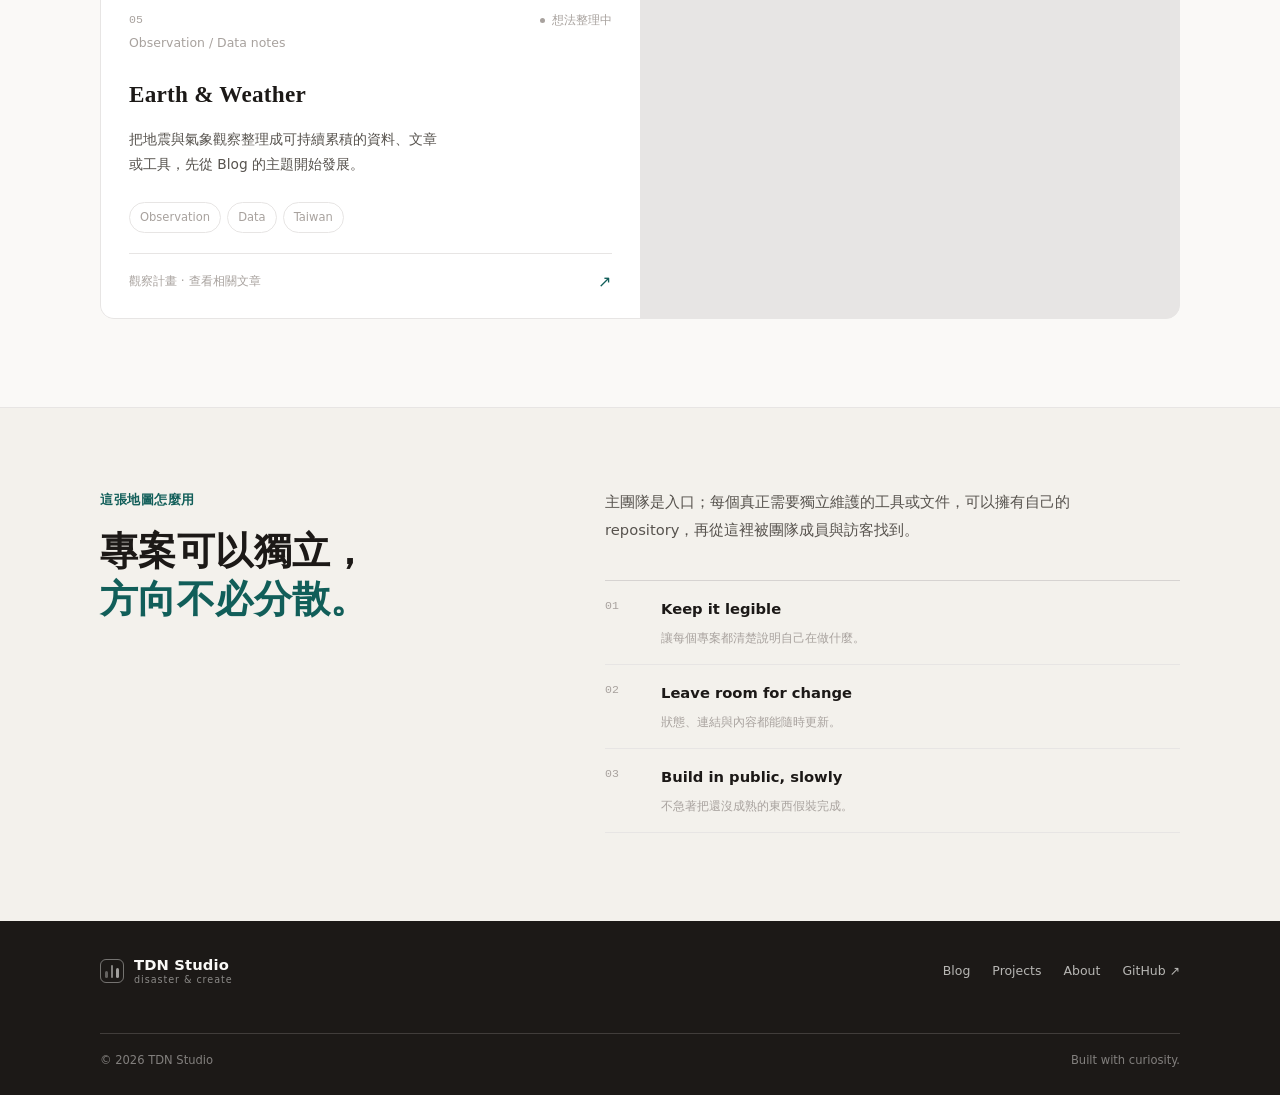
<file: projects/index.html>
<!doctype html>
<html lang="zh-Hant" data-theme="light">
  <head>
    <meta charset="UTF-8" />
    <meta name="viewport" content="width=device-width, initial-scale=1.0" />
    <meta name="theme-color" content="#faf9f7" />
    <meta name="description" content="TDN Studio 的專案索引：Blog、工具、研究與正在成形的想法。" />
    <meta property="og:title" content="Projects｜TDN Studio" />
    <meta property="og:description" content="正在做的、正在整理的，以及還在想的專案。" />
    <title>Projects｜TDN Studio</title>
    <link rel="stylesheet" href="./styles.css" />
    <script>
      (() => {
        const savedTheme = localStorage.getItem('site-theme');
        const preferredTheme = window.matchMedia('(prefers-color-scheme: dark)').matches ? 'dark' : 'light';
        document.documentElement.dataset.theme = savedTheme || preferredTheme;
      })();
    </script>
  </head>
  <body>
    <a class="skip-link" href="#main-content">跳至主要內容</a>
    <header class="site-header">
      <div class="container header-inner">
        <a class="brand" href="../index/" aria-label="回到首頁"><span class="brand-mark" aria-hidden="true"><span></span><span></span><span></span></span><span class="brand-copy"><strong>TDN Studio</strong><small>disaster &amp; create</small></span></a>
        <nav class="desktop-nav" aria-label="主要導覽"><a class="nav-link" href="../index/">首頁</a><a class="nav-link" href="../blog/">Blog</a><a class="nav-link active" href="./">Projects</a><a class="nav-link" href="../about/">About</a><a class="nav-link" href="../suspension/">停班停課</a><a class="nav-link" href="../earthquake/">地震報告</a></nav>
        <div class="header-actions"><a class="github-link" href="https://github.com/tdnstudiotw" target="_blank" rel="noreferrer" aria-label="開啟 GitHub"><svg viewBox="0 0 24 24" aria-hidden="true"><path d="M12 .7a11.3 11.3 0 0 0-3.58 22.02c.57.1.78-.25.78-.55v-2.1c-3.18.7-3.85-1.35-3.85-1.35-.52-1.32-1.27-1.67-1.27-1.67-1.04-.71.08-.7.08-.7 1.15.08 1.76 1.18 1.76 1.18 1.02 1.75 2.67 1.25 3.32.95.1-.74.4-1.25.72-1.54-2.54-.29-5.2-1.27-5.2-5.66 0-1.25.45-2.27 1.18-3.07-.12-.3-.51-1.46.11-3.03 0 0 .96-.31 3.12 1.17a10.75 10.75 0 0 1 5.68 0c2.16-1.48 3.12-1.17 3.12-1.17.62 1.57.23 2.73.11 3.03.73.8 1.18 1.82 1.18 3.07 0 4.4-2.67 5.37-5.21 5.65.41.36.77 1.07.77 2.16v3.2c0 .3.2.65.79.55A11.3 11.3 0 0 0 12 .7Z" /></svg><span>GitHub</span></a><button class="theme-toggle" type="button" data-theme-toggle aria-label="切換深色模式" aria-pressed="false"><svg class="theme-icon theme-icon-sun" viewBox="0 0 24 24" aria-hidden="true"><circle cx="12" cy="12" r="4" /><path d="M12 2v2M12 20v2M4.93 4.93l1.41 1.41M17.66 17.66l1.41 1.41M2 12h2M20 12h2M4.93 19.07l1.41-1.41M17.66 6.34l1.41-1.41" /></svg><svg class="theme-icon theme-icon-moon" viewBox="0 0 24 24" aria-hidden="true"><path d="M20.4 15.2A8.5 8.5 0 0 1 8.8 3.6 8.5 8.5 0 1 0 20.4 15.2Z" /></svg><span class="sr-only">切換主題</span></button><button class="mobile-menu-toggle" type="button" data-menu-toggle aria-expanded="false" aria-controls="mobile-menu" aria-label="開啟選單"><span></span><span></span><span></span></button></div>
      </div>
      <nav class="mobile-nav" id="mobile-menu" data-mobile-menu aria-label="行動版導覽"><a class="nav-link" href="../index/">首頁</a><a class="nav-link" href="../blog/">Blog</a><a class="nav-link active" href="./">Projects</a><a class="nav-link" href="../about/">About</a><a class="nav-link" href="../suspension/">停班停課</a><a class="nav-link" href="../earthquake/">地震報告</a></nav>
    </header>

    <main id="main-content">
      <section class="projects-hero"><div class="container projects-hero-grid"><div><p class="eyebrow"><span class="eyebrow-dot"></span>專案索引</p><h1>正在做的，<br /><em>正在整理的，</em><br />還在想的。</h1><p class="hero-description">這裡收集目前進行中的網站、寫作系統、本地工具與還在成形的觀察計畫。不是完成品清單，而是一張會持續更新的地圖。</p></div></div></section>
      <section class="project-overview"><div class="container overview-grid"><div><span class="overview-number" data-total>05</span><span class="overview-label">總專案數</span></div><div><span class="overview-number" data-active>02</span><span class="overview-label">進行中</span></div><div><span class="overview-number">∞</span><span class="overview-label">還會長大</span></div><div class="overview-note"><span class="status-dot"></span><span>狀態會隨專案進度更新<br /><small>last updated · 2026.08</small></span></div></div></section>
      <section class="project-list-section"><div class="container"><div class="section-heading project-heading"><div><p class="section-kicker">所有專案</p><h2>專案地圖</h2></div><div class="project-controls"><div class="filter-group" role="group" aria-label="依狀態篩選"><button class="filter-button active" type="button" data-filter="all">全部</button><button class="filter-button" type="button" data-filter="active">使用中</button><button class="filter-button" type="button" data-filter="building">建置中</button><button class="filter-button" type="button" data-filter="planned">規劃中</button></div></div></div><div class="project-list" data-project-list></div><p class="empty-state" data-empty-state hidden>目前沒有符合條件的專案。</p></div></section>
      <section class="project-principles"><div class="container principles-grid"><div><p class="section-kicker">這張地圖怎麼用</p><h2>專案可以獨立，<br /><em>方向不必分散。</em></h2></div><div class="principles-copy"><p>主團隊是入口；每個真正需要獨立維護的工具或文件，可以擁有自己的 repository，再從這裡被團隊成員與訪客找到。</p><div class="principle-lines"><div><span>01</span><strong>Keep it legible</strong><small>讓每個專案都清楚說明自己在做什麼。</small></div><div><span>02</span><strong>Leave room for change</strong><small>狀態、連結與內容都能隨時更新。</small></div><div><span>03</span><strong>Build in public, slowly</strong><small>不急著把還沒成熟的東西假裝完成。</small></div></div></div></div></section>
    </main>
    <footer class="site-footer"><div class="container footer-top"><a class="brand footer-brand" href="../index/"><span class="brand-mark" aria-hidden="true"><span></span><span></span><span></span></span><span class="brand-copy"><strong>TDN Studio</strong><small>disaster &amp; create</small></span></a><div class="footer-links"><a href="../blog/">Blog</a><a href="./">Projects</a><a href="../about/">About</a><a href="https://github.com/tdnstudiotw" target="_blank" rel="noreferrer">GitHub ↗</a></div></div><div class="container footer-bottom"><span>© <span data-year>2026</span> TDN Studio</span><span>Built with curiosity.</span></div></footer>
    <script src="./projects.js"></script><script src="./script.js"></script>
  </body>
</html>
</file>
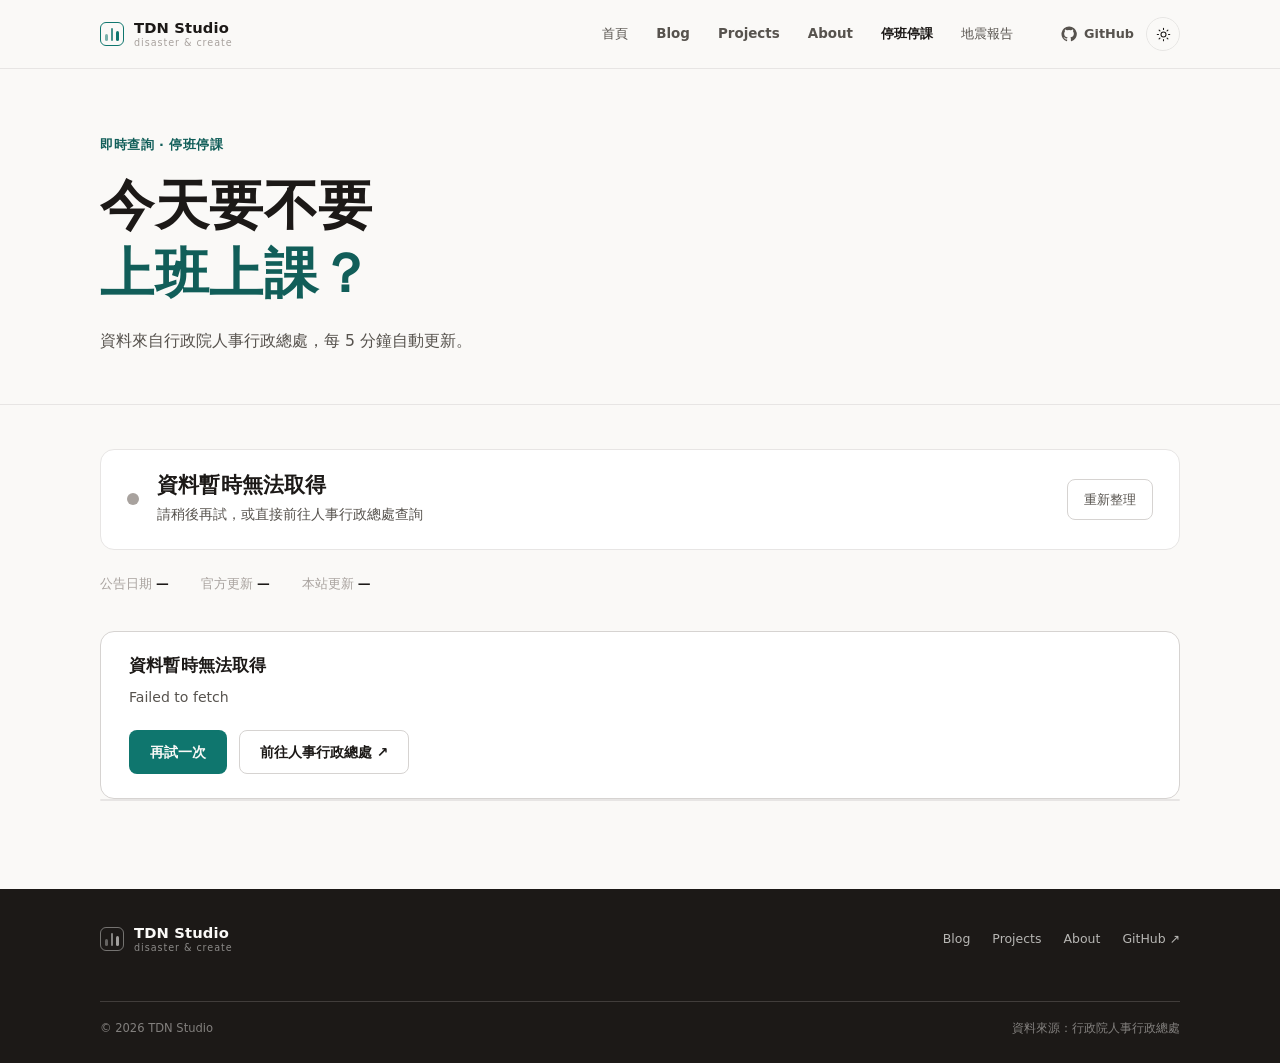
<file: suspension/index.html>
<!doctype html>
<html lang="zh-Hant" data-theme="light">
  <head>
    <meta charset="UTF-8" />
    <meta name="viewport" content="width=device-width, initial-scale=1.0" />
    <meta name="theme-color" content="#faf9f7" />
    <meta name="description" content="即時查詢天然災害停止上班及上課情形，資料來源為行政院人事行政總處。" />
    <title>停班停課｜TDN Studio</title>
    <link rel="stylesheet" href="./styles.css" />
    <script>
      (() => {
        const savedTheme = localStorage.getItem('site-theme');
        const preferredTheme = window.matchMedia('(prefers-color-scheme: dark)').matches ? 'dark' : 'light';
        document.documentElement.dataset.theme = savedTheme || preferredTheme;
      })();
    </script>
  </head>
  <body>
    <a class="skip-link" href="#main-content">跳至主要內容</a>
    <header class="site-header">
      <div class="container header-inner">
        <a class="brand" href="../index/" aria-label="回到首頁">
          <span class="brand-mark" aria-hidden="true"><span></span><span></span><span></span></span>
          <span class="brand-copy"><strong>TDN Studio</strong><small>disaster &amp; create</small></span>
        </a>
        <nav class="desktop-nav" aria-label="主要導覽">
          <a class="nav-link" href="../index/">首頁</a><a class="nav-link" href="../blog/">Blog</a><a class="nav-link" href="../projects/">Projects</a><a class="nav-link" href="../about/">About</a><a class="nav-link active" href="./">停班停課</a><a class="nav-link" href="../earthquake/">地震報告</a>
        </nav>
        <div class="header-actions">
          <a class="github-link" href="https://github.com/tdnstudiotw" target="_blank" rel="noreferrer" aria-label="開啟 GitHub"><svg viewBox="0 0 24 24" aria-hidden="true"><path d="M12 .7a11.3 11.3 0 0 0-3.58 22.02c.57.1.78-.25.78-.55v-2.1c-3.18.7-3.85-1.35-3.85-1.35-.52-1.32-1.27-1.67-1.27-1.67-1.04-.71.08-.7.08-.7 1.15.08 1.76 1.18 1.76 1.18 1.02 1.75 2.67 1.25 3.32.95.1-.74.4-1.25.72-1.54-2.54-.29-5.2-1.27-5.2-5.66 0-1.25.45-2.27 1.18-3.07-.12-.3-.51-1.46.11-3.03 0 0 .96-.31 3.12 1.17a10.75 10.75 0 0 1 5.68 0c2.16-1.48 3.12-1.17 3.12-1.17.62 1.57.23 2.73.11 3.03.73.8 1.18 1.82 1.18 3.07 0 4.4-2.67 5.37-5.21 5.65.41.36.77 1.07.77 2.16v3.2c0 .3.2.65.79.55A11.3 11.3 0 0 0 12 .7Z" /></svg><span>GitHub</span></a>
          <button class="theme-toggle" type="button" data-theme-toggle aria-label="切換深色模式" aria-pressed="false"><svg class="theme-icon theme-icon-sun" viewBox="0 0 24 24" aria-hidden="true"><circle cx="12" cy="12" r="4" /><path d="M12 2v2M12 20v2M4.93 4.93l1.41 1.41M17.66 17.66l1.41 1.41M2 12h2M20 12h2M4.93 19.07l1.41-1.41M17.66 6.34l1.41-1.41" /></svg><svg class="theme-icon theme-icon-moon" viewBox="0 0 24 24" aria-hidden="true"><path d="M20.4 15.2A8.5 8.5 0 0 1 8.8 3.6 8.5 8.5 0 1 0 20.4 15.2Z" /></svg><span class="sr-only">切換主題</span></button>
          <button class="mobile-menu-toggle" type="button" data-menu-toggle aria-expanded="false" aria-controls="mobile-menu" aria-label="開啟選單"><span></span><span></span><span></span></button>
        </div>
      </div>
      <nav class="mobile-nav" id="mobile-menu" data-mobile-menu aria-label="行動版導覽"><a class="nav-link" href="../index/">首頁</a><a class="nav-link" href="../blog/">Blog</a><a class="nav-link" href="../projects/">Projects</a><a class="nav-link" href="../about/">About</a><a class="nav-link active" href="./">停班停課</a><a class="nav-link" href="../earthquake/">地震報告</a></nav>
    </header>
    <main id="main-content">
      <section class="page-hero">
        <div class="container">
          <p class="section-kicker">即時查詢 · 停班停課</p>
          <h1>今天要不要<br /><em>上班上課？</em></h1>
          <p class="page-description">資料來自行政院人事行政總處，每 5 分鐘自動更新。</p>
        </div>
      </section>
      <section class="status-section">
        <div class="container">
          <div id="status-banner" class="status-banner is-loading" role="status" aria-live="polite">
            <span class="status-dot" aria-hidden="true"></span>
            <div class="status-copy">
              <h2 id="status-title">載入中…</h2>
              <p id="status-sub" class="status-sub">正在向人事行政總處取得最新公告</p>
            </div>
            <button id="refresh-btn" class="refresh-btn" type="button">重新整理</button>
          </div>
          <div class="status-meta">
            <span>公告日期 <strong id="meta-date">—</strong></span>
            <span>官方更新 <strong id="meta-updated">—</strong></span>
            <span>本站更新 <strong id="meta-fetched">—</strong></span>
          </div>
          <div id="error-panel" class="error-panel" hidden>
            <h3>資料暫時無法取得</h3>
            <p id="error-message" class="error-message"></p>
            <div class="error-actions">
              <button id="retry-btn" class="button button-primary" type="button">再試一次</button>
              <a class="button button-ghost" href="https://www.dgpa.gov.tw/typh/daily/nds.html" target="_blank" rel="noreferrer">前往人事行政總處 ↗</a>
            </div>
          </div>
          <div id="city-list" class="city-list" hidden></div>
        </div>
      </section>
    </main>
    <footer class="site-footer">
      <div class="container footer-top">
        <a class="brand footer-brand" href="../index/"><span class="brand-mark" aria-hidden="true"><span></span><span></span><span></span></span><span class="brand-copy"><strong>TDN Studio</strong><small>disaster &amp; create</small></span></a>
        <div class="footer-links"><a href="../blog/">Blog</a><a href="../projects/">Projects</a><a href="../about/">About</a><a href="https://github.com/tdnstudiotw" target="_blank" rel="noreferrer">GitHub ↗</a></div>
      </div>
      <div class="container footer-bottom"><span>© <span data-year>2026</span> TDN Studio</span><span>資料來源：行政院人事行政總處</span></div>
    </footer>
    <script src="./script.js"></script>
  </body>
</html>
</file>
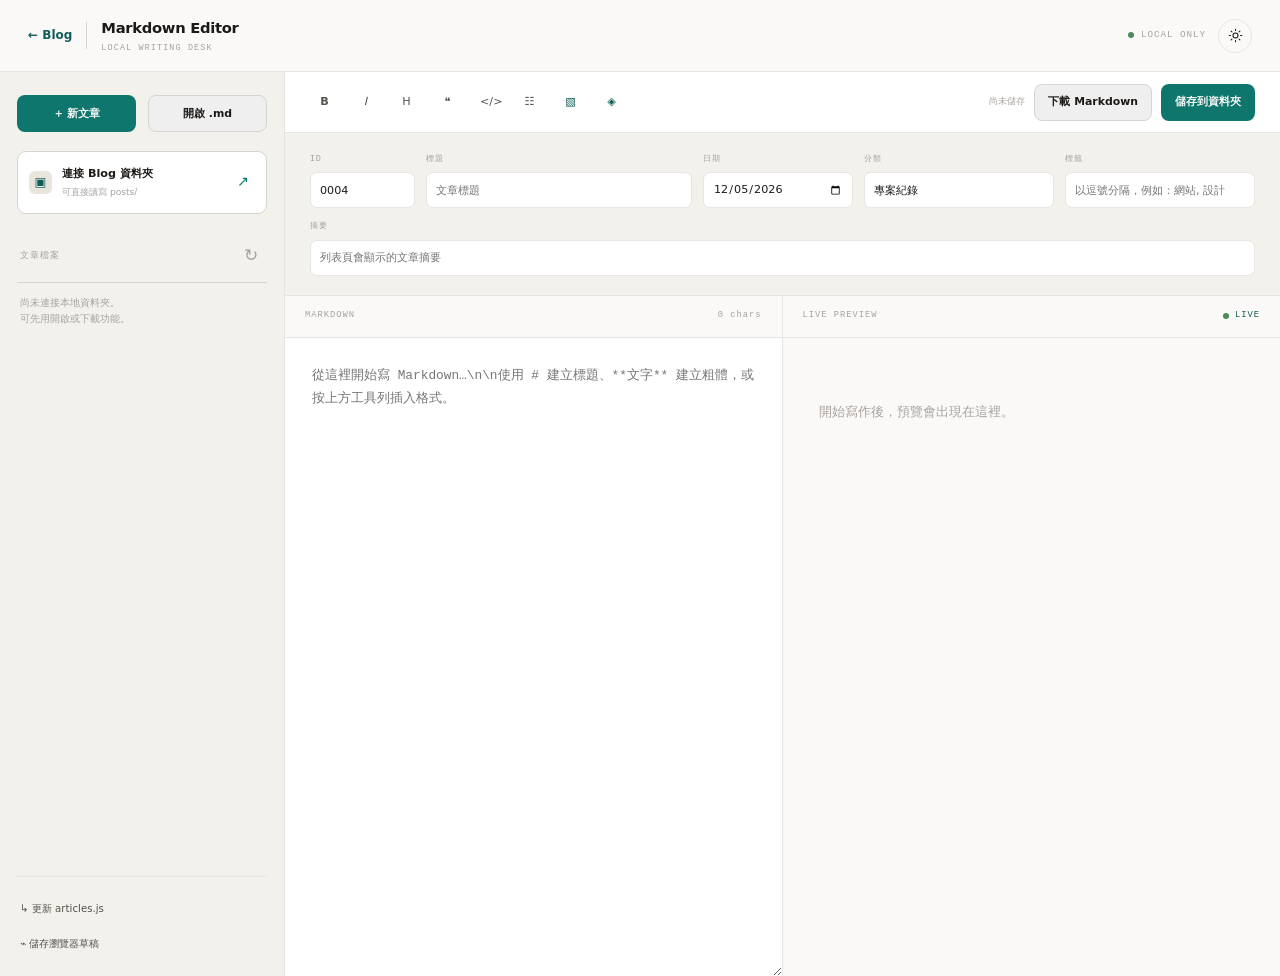
<file: blog/editor/index.html>
<!doctype html>
<html lang="zh-Hant" data-theme="light">
  <head>
    <meta charset="UTF-8" />
    <meta name="viewport" content="width=device-width, initial-scale=1.0" />
    <meta name="theme-color" content="#faf9f7" />
    <meta name="description" content="本地 Markdown Blog 編輯器。" />
    <title>Markdown Editor｜Blog</title>
    <link rel="stylesheet" href="./styles.css" />
    <script>
      (() => {
        const savedTheme = localStorage.getItem('site-theme');
        const preferredTheme = window.matchMedia('(prefers-color-scheme: dark)').matches ? 'dark' : 'light';
        document.documentElement.dataset.theme = savedTheme || preferredTheme;
      })();
    </script>
  </head>
  <body>
    <header class="editor-header">
      <div class="editor-brand"><a class="back-to-blog" href="../">← Blog</a><span class="brand-divider"></span><div><strong>Markdown Editor</strong><small>LOCAL WRITING DESK</small></div></div>
      <div class="editor-header-actions"><span class="local-badge"><i></i> LOCAL ONLY</span><button class="theme-toggle" type="button" data-theme-toggle aria-label="切換深色模式" aria-pressed="false"><svg class="theme-icon theme-icon-sun" viewBox="0 0 24 24" aria-hidden="true"><circle cx="12" cy="12" r="4" /><path d="M12 2v2M12 20v2M4.93 4.93l1.41 1.41M17.66 17.66l1.41 1.41M2 12h2M20 12h2M4.93 19.07l1.41-1.41M17.66 6.34l1.41-1.41" /></svg><svg class="theme-icon theme-icon-moon" viewBox="0 0 24 24" aria-hidden="true"><path d="M20.4 15.2A8.5 8.5 0 0 1 8.8 3.6 8.5 8.5 0 1 0 20.4 15.2Z" /></svg><span class="sr-only">切換主題</span></button></div>
    </header>

    <main class="editor-shell">
      <aside class="editor-sidebar">
        <div class="sidebar-actions"><button class="button button-primary button-small" type="button" data-new>＋ 新文章</button><button class="button button-ghost button-small" type="button" data-open-file>開啟 .md</button><input class="sr-only" type="file" data-file-input accept=".md,text/markdown" /></div>
        <button class="folder-button" type="button" data-open-folder><span class="folder-icon">▣</span><span><strong>連接 Blog 資料夾</strong><small>可直接讀寫 posts/</small></span><span class="folder-arrow">↗</span></button>
        <div class="sidebar-section-head"><span>文章檔案</span><button type="button" class="refresh-button" data-refresh aria-label="重新整理文章檔案">↻</button></div>
        <div class="folder-status" data-folder-status>尚未連接本地資料夾。<br />可先用開啟或下載功能。</div>
        <div class="file-list" data-file-list></div>
        <div class="sidebar-bottom"><button class="sidebar-link" type="button" data-save-index>↳ 更新 articles.js</button><button class="sidebar-link" type="button" data-save-draft>⌁ 儲存瀏覽器草稿</button></div>
      </aside>

      <section class="editor-main">
        <div class="editor-toolbar"><div class="toolbar-group"><button class="icon-button" type="button" data-format="bold" title="粗體"><strong>B</strong></button><button class="icon-button" type="button" data-format="italic" title="斜體"><em>I</em></button><button class="icon-button" type="button" data-format="heading" title="標題">H</button><button class="icon-button" type="button" data-format="quote" title="引用">❝</button><button class="icon-button" type="button" data-format="code" title="程式碼">&lt;/&gt;</button><button class="icon-button" type="button" data-format="list" title="清單">☷</button><button class="icon-button image-button" type="button" data-image title="插入圖片">▧</button><input class="sr-only" type="file" data-image-input accept="image/*" multiple /><button class="icon-button embed-button" type="button" data-embed-toggle title="插入外部內容">◈</button></div><div class="toolbar-group toolbar-right"><span class="save-state" data-save-state>尚未儲存</span><button class="button button-ghost button-small" type="button" data-download>下載 Markdown</button><button class="button button-primary button-small" type="button" data-save-file>儲存到資料夾</button></div></div>
        <div class="embed-panel" data-embed-panel hidden><div class="embed-panel-head"><strong>插入外部內容</strong><button class="embed-close" type="button" data-embed-close aria-label="關閉嵌入面板">×</button></div><div class="embed-panel-fields"><label><span>平台</span><select data-embed-provider><option value="auto">自動辨識</option><option value="threads">Threads</option><option value="instagram">Instagram</option><option value="twitter">X / Twitter</option><option value="youtube">YouTube</option><option value="vimeo">Vimeo</option><option value="spotify">Spotify</option><option value="soundcloud">SoundCloud</option><option value="codepen">CodePen</option><option value="gist">GitHub Gist</option><option value="reddit">Reddit</option><option value="tiktok">TikTok</option></select></label><label class="embed-url-field"><span>內容網址</span><input data-embed-url-input type="url" placeholder="貼上公開貼文、影片或內容網址" /></label><button class="button button-primary button-small" type="button" data-insert-embed>插入嵌入</button></div><p class="embed-help">文章會保存為簡短標記，發布時再由指定平台載入內容。</p></div><div class="metadata-grid"><label><span>ID</span><input data-meta="id" value="0004" /></label><label class="metadata-title"><span>標題</span><input data-meta="title" placeholder="文章標題" /></label><label><span>日期</span><input data-meta="date" type="date" /></label><label><span>分類</span><input data-meta="category" placeholder="例如：專案紀錄" /></label><label><span>標籤</span><input data-meta="tags" placeholder="以逗號分隔，例如：網站, 設計" /></label><label class="metadata-summary"><span>摘要</span><input data-meta="summary" placeholder="列表頁會顯示的文章摘要" /></label></div>
        <div class="workspace"><div class="pane editor-pane"><div class="pane-head"><span>MARKDOWN</span><span data-word-count>0 words</span></div><textarea data-editor spellcheck="false" placeholder="從這裡開始寫 Markdown…\n\n使用 # 建立標題、**文字** 建立粗體，或按上方工具列插入格式。"></textarea></div><div class="pane preview-pane"><div class="pane-head"><span>LIVE PREVIEW</span><span class="preview-dot"><i></i> LIVE</span></div><article class="markdown-preview" data-preview><div class="preview-empty">開始寫作後，預覽會出現在這裡。</div></article></div></div>
      </section>
    </main>
    <div class="toast" data-toast role="status" aria-live="polite"></div>
    <script src="../embed.js"></script>
    <script src="./editor.js"></script>
  </body>
</html>
</file>
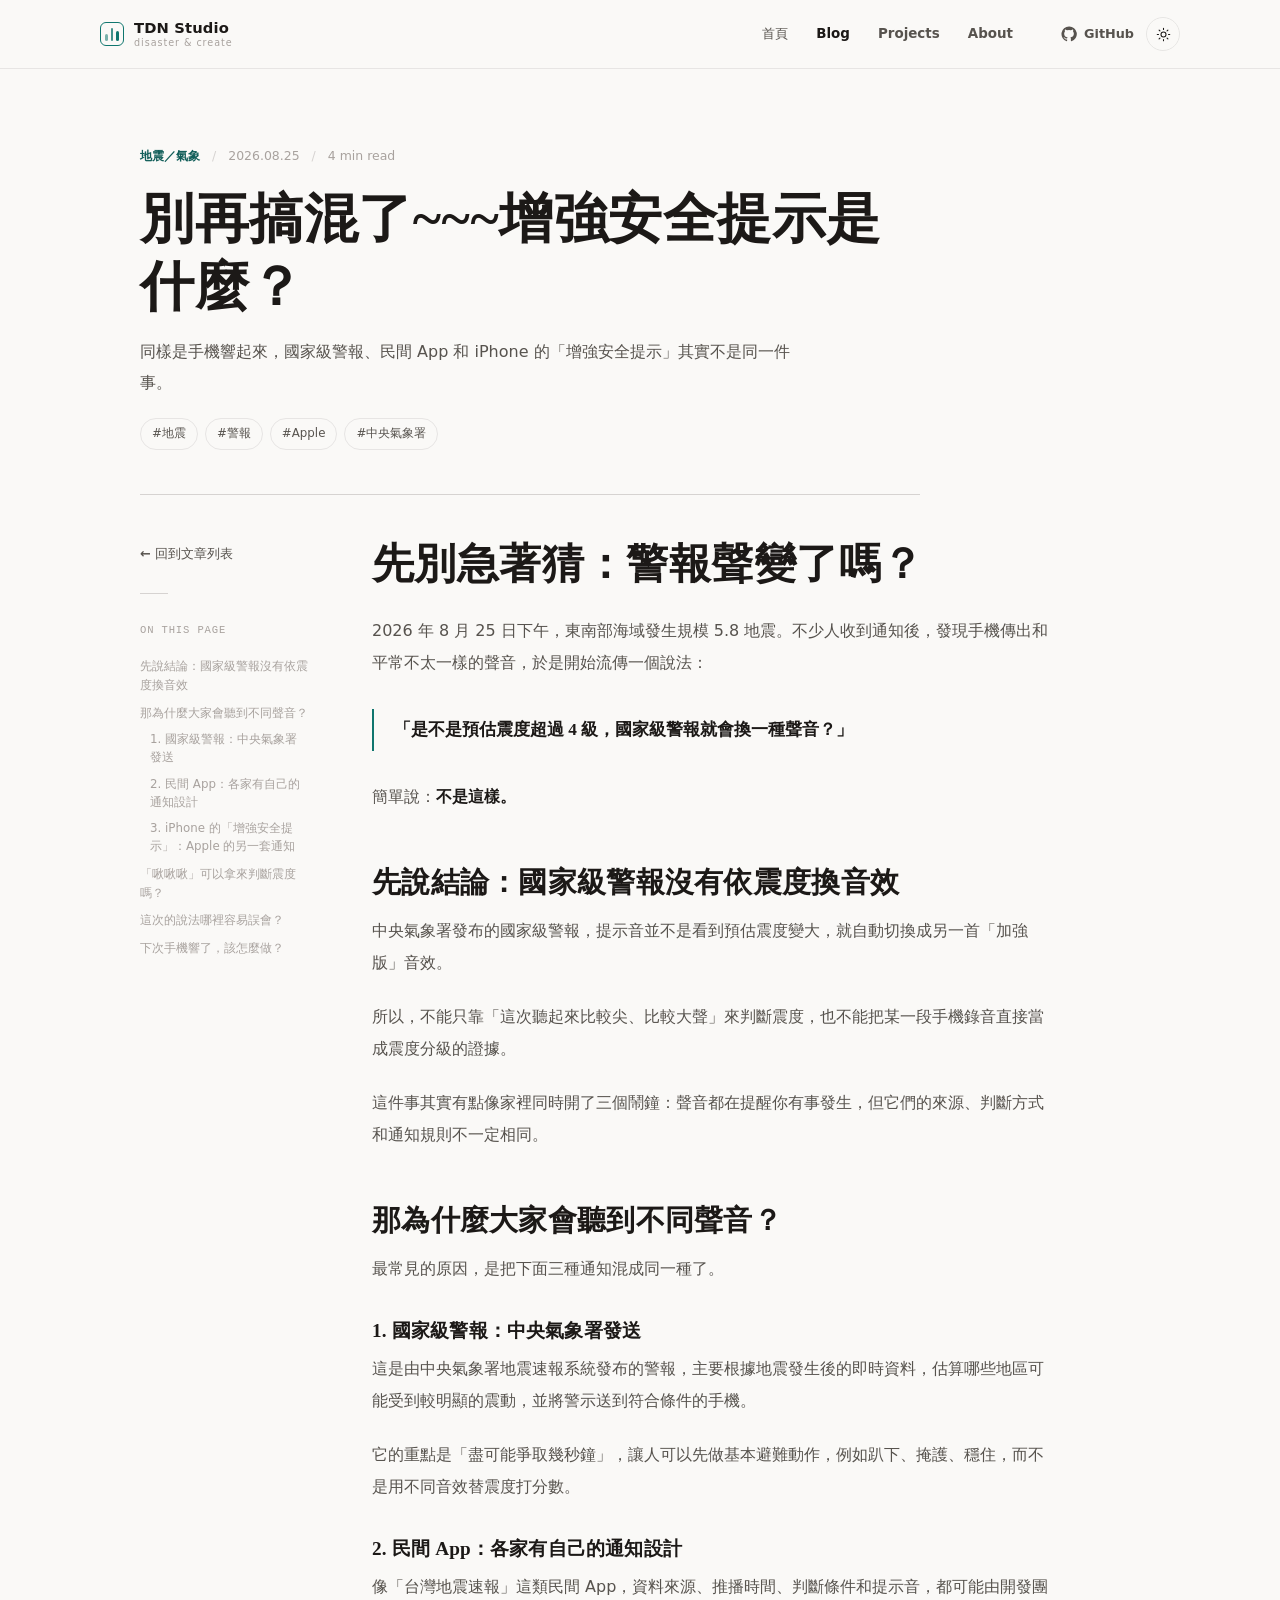
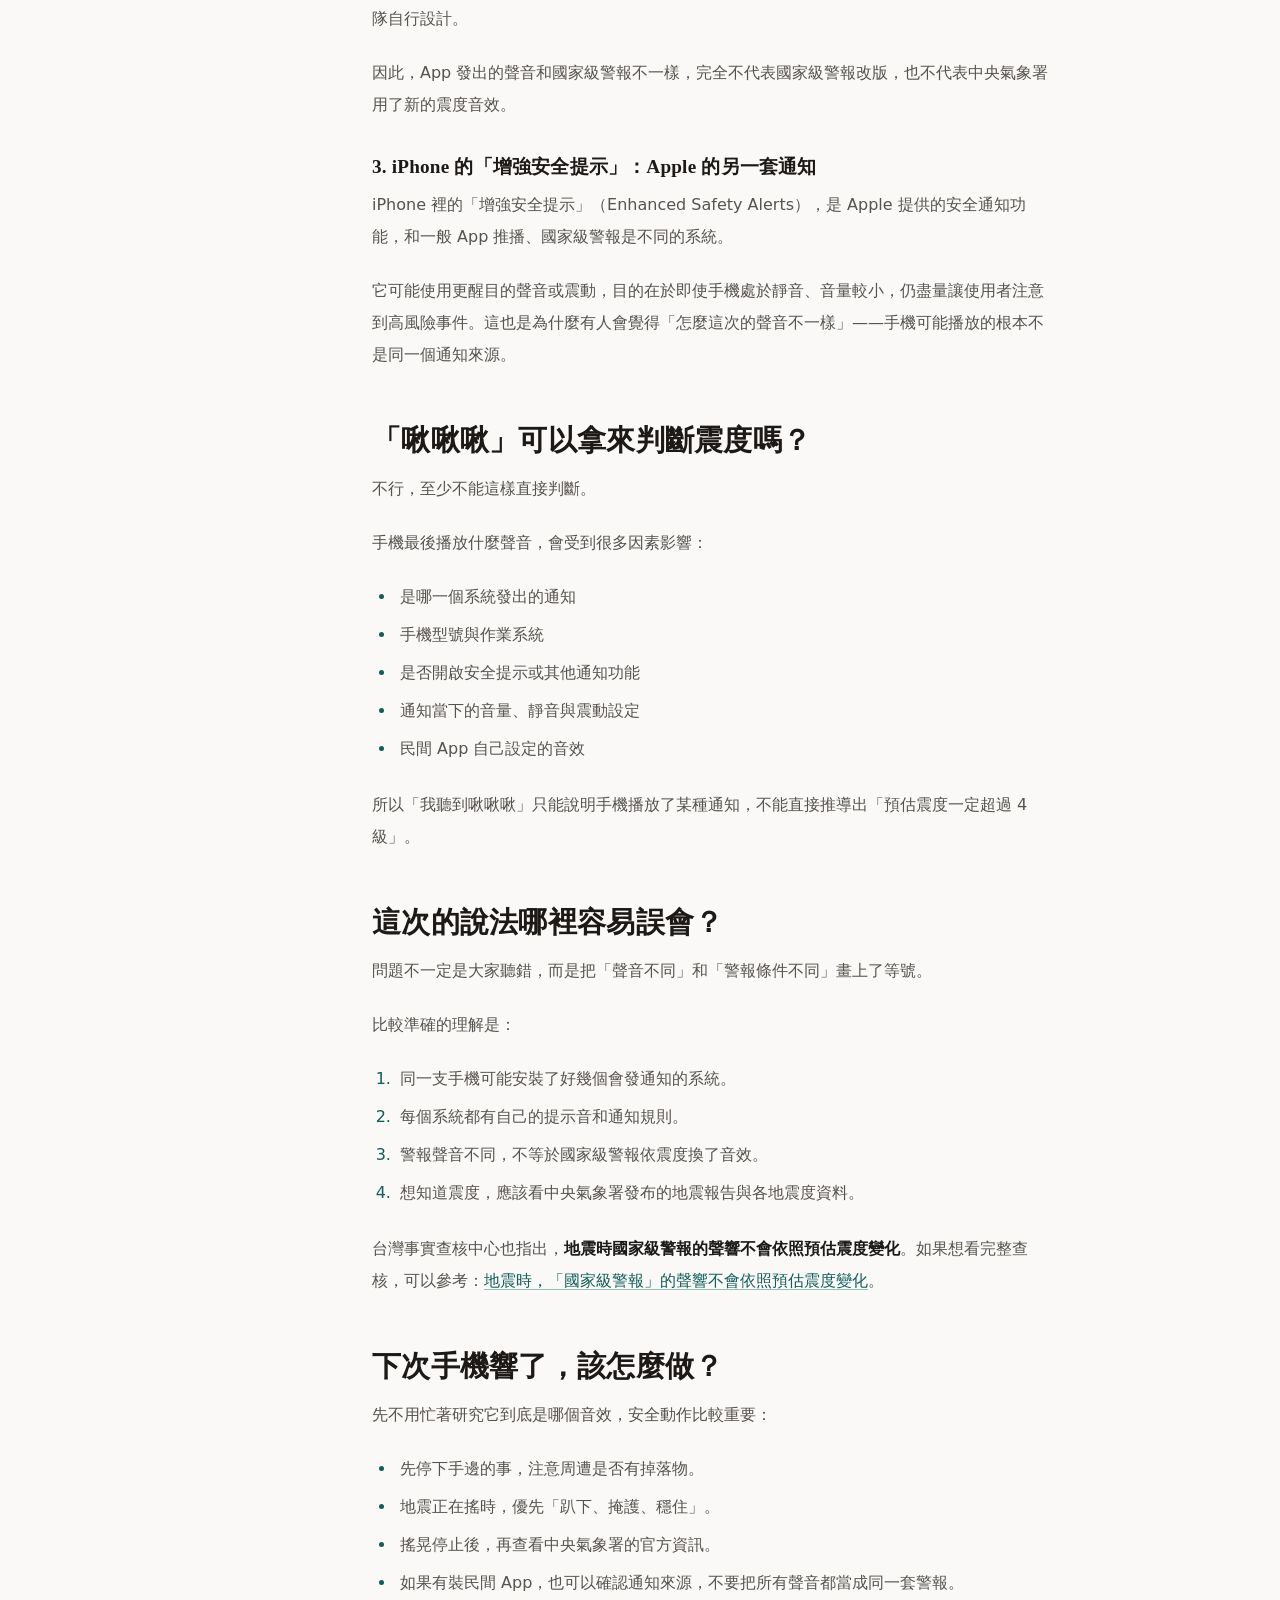
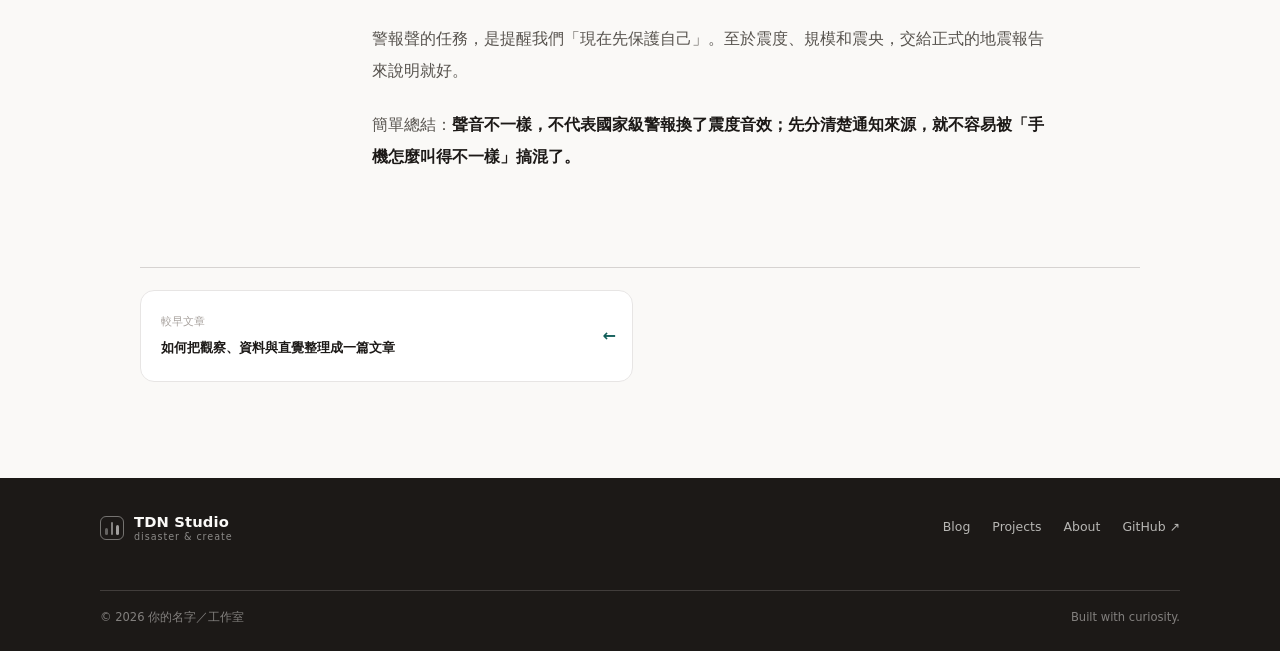
<file: blog/post.html>
<!doctype html>
<html lang="zh-Hant" data-theme="light">
  <head>
    <meta charset="UTF-8" />
    <meta name="viewport" content="width=device-width, initial-scale=1.0" />
    <meta name="theme-color" content="#faf9f7" />
    <meta name="description" content="Blog 文章。" />
    <title>文章｜TDN Studio</title>
    <link rel="stylesheet" href="./styles.css" />
    <script>
      (() => {
        const savedTheme = localStorage.getItem('site-theme');
        const preferredTheme = window.matchMedia('(prefers-color-scheme: dark)').matches ? 'dark' : 'light';
        document.documentElement.dataset.theme = savedTheme || preferredTheme;
      })();
    </script>
  </head>
  <body>
    <a class="skip-link" href="#main-content">跳至主要內容</a>
    <header class="site-header">
      <div class="container header-inner">
        <a class="brand" href="../index/" aria-label="回到主網站首頁"><span class="brand-mark" aria-hidden="true"><span></span><span></span><span></span></span><span class="brand-copy"><strong>TDN Studio</strong><small>disaster &amp; create</small></span></a>
        <nav class="desktop-nav" aria-label="主要導覽"><a class="nav-link" href="../index/">首頁</a><a class="nav-link active" href="./">Blog</a><a class="nav-link" href="../projects/">Projects</a><a class="nav-link" href="../about/">About</a></nav>
        <div class="header-actions"><a class="github-link" href="https://github.com/" target="_blank" rel="noreferrer" aria-label="開啟 GitHub"><svg viewBox="0 0 24 24" aria-hidden="true"><path d="M12 .7a11.3 11.3 0 0 0-3.58 22.02c.57.1.78-.25.78-.55v-2.1c-3.18.7-3.85-1.35-3.85-1.35-.52-1.32-1.27-1.67-1.27-1.67-1.04-.71.08-.7.08-.7 1.15.08 1.76 1.18 1.76 1.18 1.02 1.75 2.67 1.25 3.32.95.1-.74.4-1.25.72-1.54-2.54-.29-5.2-1.27-5.2-5.66 0-1.25.45-2.27 1.18-3.07-.12-.3-.51-1.46.11-3.03 0 0 .96-.31 3.12 1.17a10.75 10.75 0 0 1 5.68 0c2.16-1.48 3.12-1.17 3.12-1.17.62 1.57.23 2.73.11 3.03.73.8 1.18 1.82 1.18 3.07 0 4.4-2.67 5.37-5.21 5.65.41.36.77 1.07.77 2.16v3.2c0 .3.2.65.79.55A11.3 11.3 0 0 0 12 .7Z" /></svg><span>GitHub</span></a><button class="theme-toggle" type="button" data-theme-toggle aria-label="切換深色模式" aria-pressed="false"><svg class="theme-icon theme-icon-sun" viewBox="0 0 24 24" aria-hidden="true"><circle cx="12" cy="12" r="4" /><path d="M12 2v2M12 20v2M4.93 4.93l1.41 1.41M17.66 17.66l1.41 1.41M2 12h2M20 12h2M4.93 19.07l1.41-1.41M17.66 6.34l1.41-1.41" /></svg><svg class="theme-icon theme-icon-moon" viewBox="0 0 24 24" aria-hidden="true"><path d="M20.4 15.2A8.5 8.5 0 0 1 8.8 3.6 8.5 8.5 0 1 0 20.4 15.2Z" /></svg><span class="sr-only">切換主題</span></button><button class="mobile-menu-toggle" type="button" data-menu-toggle aria-expanded="false" aria-controls="mobile-menu" aria-label="開啟選單"><span></span><span></span><span></span></button></div>
      </div>
      <nav class="mobile-nav" id="mobile-menu" data-mobile-menu aria-label="行動版導覽"><a class="nav-link" href="../index/">首頁</a><a class="nav-link active" href="./">Blog</a><a class="nav-link" href="../projects/">Projects</a><a class="nav-link" href="../about/">About</a></nav>
    </header>

    <main id="main-content">
      <div class="reading-progress" data-reading-progress></div>
      <article class="article-shell" data-article-shell>
        <header class="article-header" data-article-header></header>
        <div class="article-layout"><aside class="article-aside"><a class="back-link" href="./">← 回到文章列表</a><div class="article-aside-rule"></div><span class="aside-label">ON THIS PAGE</span><nav class="article-toc" data-article-toc aria-label="文章目錄"></nav></aside><div class="article-body" data-article-body><div class="loading-state">正在讀取文章……</div></div></div>
        <nav class="article-pagination" data-article-pagination aria-label="文章導覽"></nav>
      </article>
    </main>

    <footer class="site-footer"><div class="container footer-top"><a class="brand footer-brand" href="../index/"><span class="brand-mark" aria-hidden="true"><span></span><span></span><span></span></span><span class="brand-copy"><strong>TDN Studio</strong><small>disaster &amp; create</small></span></a><div class="footer-links"><a href="./">Blog</a><a href="../projects/">Projects</a><a href="../about/">About</a><a href="https://github.com/" target="_blank" rel="noreferrer">GitHub ↗</a></div></div><div class="container footer-bottom"><span>© <span data-year>2026</span> TDN Studio</span><span>Built with curiosity.</span></div></footer>

    <script src="./articles.js"></script>
    <script src="./embed.js"></script>
    <script src="./post.js"></script>
  </body>
</html>
</file>
<file: about/styles.css>
@import url("../index/styles.css");

/* ----- Hero ----- */
.about-hero { padding: 84px 0 72px; border-bottom: 1px solid var(--line); }
.about-hero-grid { display: grid; }
.about-hero h1 { margin: 0 0 22px; }
.about-hero .hero-description { max-width: 520px; color: var(--text-soft); font-size: .98rem; line-height: 1.9; }

/* ----- 團隊 ----- */
.team-section { padding: 80px 0 88px; }
.team-section .section-heading { align-items: end; margin-bottom: 40px; }
.team-section h2 { margin-top: 12px; }
.section-intro { max-width: 420px; color: var(--text-soft); font-size: .9rem; line-height: 1.9; }
.member-grid { display: grid; grid-template-columns: repeat(2, minmax(0, 1fr)); gap: 1px; border: 1px solid var(--line); border-radius: var(--radius-md); background: var(--line); overflow: hidden; }
.member-card { position: relative; min-height: 320px; padding: 28px 30px 24px; background: var(--surface); transition: background 160ms ease; }
.member-card:hover { background: var(--surface-soft); }
.member-card.member-two { background: var(--surface-soft); }
.member-card.member-two:hover { background: var(--surface-tint); }
.member-card-head { display: flex; align-items: center; justify-content: space-between; }
.member-number { color: var(--text-faint); font-family: var(--font-mono); font-size: .72rem; }
.member-state { color: var(--text-faint); font-size: .74rem; }
.member-avatar { display: grid; width: 76px; height: 76px; margin: 30px 0 22px; place-items: center; border: 1px solid var(--line-strong); border-radius: 50%; background: var(--surface-soft); color: var(--text-faint); font-family: var(--font-mono); font-size: .72rem; overflow: hidden; }
.member-avatar img { width: 100%; height: 100%; object-fit: cover; }
.member-card h3 { margin-bottom: 4px; font-size: 1.5rem; }
.member-role { color: var(--accent-strong); font-size: .78rem; font-weight: 550; }
.member-bio { max-width: 430px; margin-top: 14px; color: var(--text-soft); font-size: .86rem; line-height: 1.85; }
.member-skills { display: flex; flex-wrap: wrap; gap: 6px; margin-top: 22px; }
.member-skill { padding: 4px 10px; border: 1px solid var(--line); border-radius: 999px; color: var(--text-faint); font-size: .72rem; }

/* ----- 工作方式 ----- */
.working-section { padding: 80px 0 88px; border-top: 1px solid var(--line); background: var(--surface-soft); }
.working-grid { display: grid; grid-template-columns: .85fr 1.15fr; gap: 80px; }
.working-grid h2, .values-layout h2 { margin: 14px 0 18px; }
.working-intro { max-width: 370px; color: var(--text-soft); font-size: .9rem; line-height: 1.85; }
.working-list { border-top: 1px solid var(--line-strong); }
.working-list article { display: grid; grid-template-columns: 44px 1fr; gap: 14px; padding: 20px 0; border-bottom: 1px solid var(--line); }
.working-list article > span { color: var(--text-faint); font-family: var(--font-mono); font-size: .72rem; }
.working-list h3 { margin-bottom: 6px; font-size: 1rem; }
.working-list p { max-width: 500px; color: var(--text-soft); font-size: .84rem; line-height: 1.8; }

/* ----- 價值 ----- */
.team-values { padding: 80px 0 88px; }
.values-layout { display: grid; grid-template-columns: .9fr 1.1fr; gap: 80px; align-items: center; }
.value-tags { display: flex; flex-wrap: wrap; gap: 9px; }
.value-tags span { padding: 11px 16px; border: 1px solid var(--line-strong); border-radius: 999px; color: var(--text-soft); font-size: .82rem; }
.value-tags span:nth-child(odd) { border-color: var(--accent-soft); color: var(--accent-strong); background: var(--accent-soft); }

/* ----- 響應式 ----- */
@media (max-width: 800px) {
  .about-hero { padding: 56px 0 48px; }
  .team-section { padding: 56px 0 64px; }
  .team-section .section-heading { align-items: start; flex-direction: column; gap: 20px; }
  .member-grid { grid-template-columns: 1fr; }
  .working-grid, .values-layout { grid-template-columns: 1fr; gap: 40px; }
  .working-section, .team-values { padding: 56px 0 64px; }
}
@media (max-width: 580px) {
  .member-card { min-height: 0; padding: 22px 20px 18px; }
  .member-avatar { margin-top: 24px; }
}
</file>
<file: blog/styles.css>
@import url("../index/styles.css");

/* ----- Blog Hero ----- */
.blog-hero { border-bottom: 1px solid var(--line); }
.blog-hero-inner { display: flex; align-items: end; justify-content: space-between; gap: 50px; max-width: none; padding-top: 72px; padding-bottom: 64px; }
.blog-hero h1 { max-width: 710px; margin-bottom: 18px; }
.blog-hero .hero-description { max-width: 500px; margin-bottom: 0; font-size: .98rem; }
.blog-hero-side { display: grid; align-content: space-between; gap: 18px; width: 180px; padding-left: 18px; border-left: 1px solid var(--line-strong); }
.hero-index { color: var(--text-faint); font-family: var(--font-mono); font-size: .72rem; }
.blog-hero-side p { margin: 0; color: var(--text-soft); font-size: .82rem; line-height: 1.8; }

.blog-content { padding-top: 56px; border-bottom: 0; }

/* ----- 工具列 ----- */
.blog-toolbar { display: grid; grid-template-columns: 1fr 205px; gap: 12px; margin-bottom: 14px; }
.search-box { position: relative; display: flex; align-items: center; }
.search-box input, .category-select-wrap select { width: 100%; height: 46px; border: 1px solid var(--line-strong); border-radius: 8px; outline: none; background: var(--surface); color: var(--text); font: inherit; font-size: .84rem; transition: border-color 160ms ease, box-shadow 160ms ease; }
.search-box input { padding: 0 16px 0 40px; }
.search-box input::placeholder { color: var(--text-faint); }
.search-box input:focus, .category-select-wrap select:focus { border-color: var(--accent); box-shadow: 0 0 0 3px color-mix(in srgb, var(--accent) 14%, transparent); }
.search-icon { position: absolute; left: 15px; z-index: 1; color: var(--text-faint); font-size: 1rem; line-height: 1; }
.category-select-wrap select { padding: 0 14px; cursor: pointer; }
.tag-filter { display: flex; flex-wrap: wrap; gap: 7px; min-height: 30px; margin-bottom: 48px; }
.tag-filter button { padding: 5px 11px; border: 1px solid var(--line); border-radius: 999px; background: transparent; color: var(--text-soft); cursor: pointer; font-size: .74rem; transition: border-color 160ms ease, background 160ms ease, color 160ms ease; }
.tag-filter button:hover, .tag-filter button.active { border-color: var(--accent); background: var(--accent-soft); color: var(--accent-strong); }

/* ----- 置頂文章 ----- */
.featured-heading, .posts-heading { display: flex; align-items: center; justify-content: space-between; gap: 20px; }
.featured-heading { margin-bottom: 14px; }
.featured-heading .section-kicker, .posts-heading .section-kicker { margin-bottom: 0; }
.result-count, .sort-label { color: var(--text-faint); font-family: var(--font-mono); font-size: .72rem; }
.featured-slot { margin-bottom: 64px; }
.featured-card { display: grid; grid-template-columns: 1.1fr .9fr; overflow: hidden; border: 1px solid var(--line-strong); border-radius: var(--radius-md); background: var(--surface); transition: border-color 160ms ease, background 160ms ease; }
.featured-card:hover { border-color: var(--accent); background: var(--surface-soft); }
.featured-copy { display: flex; flex-direction: column; padding: 32px 34px; }
.post-meta { display: flex; align-items: center; flex-wrap: wrap; gap: 8px 12px; color: var(--text-faint); font-size: .78rem; }
.post-meta .category { color: var(--accent-strong); font-weight: 600; }
.meta-bullet { color: var(--line-strong); }
.featured-copy h3 { max-width: 560px; margin: 22px 0 10px; font-size: clamp(1.5rem, 2.8vw, 2.1rem); }
.featured-copy p { max-width: 500px; margin-bottom: auto; color: var(--text-soft); font-size: .9rem; line-height: 1.85; }
.read-link { display: inline-flex; align-items: center; gap: 8px; width: fit-content; margin-top: 24px; color: var(--accent-strong); font-size: .84rem; font-weight: 600; transition: gap 160ms ease; }
.read-link:hover { gap: 13px; }
.featured-art { position: relative; display: grid; min-height: 280px; place-items: center; border-left: 1px solid var(--line); background: var(--surface-soft); }
.art-index { color: var(--text-faint); font-family: var(--font-mono); font-size: 3.4rem; font-weight: 300; }
.art-lines { position: absolute; display: flex; align-items: center; gap: 9px; }
.art-lines span { display: block; width: 1px; height: 64px; background: var(--line-strong); }
.art-lines span:nth-child(2) { height: 110px; background: var(--accent); opacity: .55; }
.art-lines span:nth-child(3) { height: 44px; }
.art-lines span:nth-child(4) { height: 84px; }

/* ----- 文章列表 ----- */
.posts-heading { align-items: end; margin-bottom: 20px; }
.posts-heading h2 { margin-top: 8px; }
.post-list { border-top: 1px solid var(--line-strong); }
.post-row { display: grid; grid-template-columns: 100px minmax(0, 1fr) 150px 24px; align-items: center; gap: 20px; min-height: 104px; border-bottom: 1px solid var(--line); transition: background 160ms ease; }
.post-row:hover { background: var(--surface-soft); }
.post-row .post-date { align-self: start; padding-top: 24px; color: var(--text-faint); font-size: .78rem; }
.post-row-copy h3 { margin: 0 0 6px; font-size: 1.05rem; font-weight: 600; }
.post-row-copy p { max-width: 620px; margin: 0; color: var(--text-soft); font-size: .8rem; line-height: 1.75; }
.post-row .post-side { display: grid; gap: 6px; justify-items: start; }
.post-row .post-side .category { color: var(--accent-strong); font-size: .74rem; font-weight: 600; }
.post-row .post-side .reading-time { color: var(--text-faint); font-size: .74rem; }
.post-row .post-arrow { color: var(--text-faint); font-size: 1rem; text-align: right; transition: color 160ms ease; }
.post-row:hover .post-arrow { color: var(--accent-strong); }
.post-row[hidden] { display: none; }
.empty-state { padding: 64px 20px; border: 1px dashed var(--line-strong); color: var(--text-soft); text-align: center; }
.empty-state > span { color: var(--accent-strong); font-size: 1.3rem; }
.empty-state h3 { margin: 10px 0 4px; font-size: 1.15rem; }
.empty-state p { margin: 0; font-size: .84rem; }

/* ----- 主題區 ----- */
.blog-topics { padding: 80px 0; background: var(--surface-soft); border-bottom: 1px solid var(--line); }
.topics-strip { display: grid; grid-template-columns: .9fr 1.1fr; align-items: end; gap: 64px; }
.blog-topics h2 { font-size: clamp(1.7rem, 3vw, 2.3rem); }
.topic-pills { display: flex; flex-wrap: wrap; justify-content: end; gap: 9px; }
.topic-pills a { padding: 9px 15px; border: 1px solid var(--line-strong); border-radius: 999px; color: var(--text-soft); font-size: .8rem; transition: border-color 160ms ease, color 160ms ease, background 160ms ease; }
.topic-pills a:hover { border-color: var(--accent); background: var(--surface); color: var(--accent-strong); }

/* ----- 文章閱讀頁 ----- */
.reading-progress { position: fixed; top: 0; left: 0; z-index: 50; width: 100%; height: 2px; background: var(--accent); transform: scaleX(0); transform-origin: left; }
.article-shell { width: min(calc(100% - 48px), 1000px); margin-inline: auto; padding: 76px 0 96px; }
.article-header { max-width: 780px; padding-bottom: 44px; border-bottom: 1px solid var(--line-strong); }
.article-header h1 { max-width: 780px; margin: 18px 0 16px; font-size: clamp(2rem, 4.6vw, 3.4rem); }
.article-header > p { max-width: 660px; margin-bottom: 20px; color: var(--text-soft); font-size: 1rem; line-height: 1.9; }
.article-tags { display: flex; flex-wrap: wrap; gap: 7px; }
.article-tags a { padding: 4px 11px; border: 1px solid var(--line); border-radius: 999px; color: var(--text-soft); font-size: .74rem; transition: border-color 160ms ease, background 160ms ease, color 160ms ease; }
.article-tags a:hover { border-color: var(--accent); background: var(--accent-soft); color: var(--accent-strong); }
.article-layout { display: grid; grid-template-columns: 168px minmax(0, 680px); gap: 64px; align-items: start; padding-top: 44px; }
.article-aside { position: sticky; top: 100px; }
.back-link { display: inline-flex; color: var(--text-soft); font-size: .8rem; font-weight: 550; transition: color 160ms ease; }
.back-link:hover { color: var(--accent-strong); }
.article-aside-rule { width: 28px; height: 1px; margin: 26px 0 20px; background: var(--line-strong); }
.aside-label { color: var(--text-faint); font-family: var(--font-mono); font-size: .66rem; letter-spacing: .08em; }
.article-toc { display: grid; gap: 9px; margin-top: 14px; }
.article-toc a, .article-toc span { color: var(--text-faint); font-size: .78rem; line-height: 1.5; transition: color 160ms ease; }
.article-toc a:hover { color: var(--accent-strong); }
.article-toc .toc-level-3 { padding-left: 10px; font-size: .74rem; }
.article-body { min-width: 0; color: var(--text); font-size: 1rem; line-height: 2; }
.article-body > :first-child { margin-top: 0; }
.article-body h1 { margin: 0 0 24px; font-size: clamp(1.8rem, 3.6vw, 2.6rem); }
.article-body h2 { margin: 52px 0 14px; font-size: clamp(1.4rem, 2.6vw, 1.8rem); }
.article-body h3 { margin: 34px 0 10px; font-size: 1.2rem; }
.article-body p { margin: 0 0 22px; color: var(--text-soft); }
.article-body strong { color: var(--text); font-weight: 650; }
.article-body em { color: var(--accent-strong); }
.article-body a { color: var(--accent-strong); text-decoration: underline; text-decoration-color: color-mix(in srgb, var(--accent) 45%, transparent); text-underline-offset: 3px; }
.article-body a:hover { text-decoration-color: var(--accent); }
.article-body blockquote { margin: 30px 0; padding: 6px 0 6px 20px; border-left: 2px solid var(--accent); color: var(--text); font-family: var(--font-display); font-size: 1.08rem; font-weight: 600; line-height: 1.75; }
.article-body ul, .article-body ol { margin: 0 0 24px; padding-left: 24px; color: var(--text-soft); }
.article-body li { padding-left: 4px; margin-bottom: 6px; }
.article-body li::marker { color: var(--accent-strong); }
.article-body code { padding: 3px 6px; border: 1px solid var(--line); border-radius: 5px; background: var(--surface-soft); color: var(--accent-strong); font-family: var(--font-mono); font-size: .82em; }
.article-body pre { overflow-x: auto; margin: 28px 0; padding: 18px 20px; border: 1px solid var(--line); border-radius: 10px; background: var(--surface-soft); line-height: 1.7; }
.article-body pre code { padding: 0; border: 0; background: transparent; color: var(--text); font-size: .8rem; }
.article-body hr { width: 100%; height: 1px; margin: 42px 0; border: 0; background: var(--line-strong); }
.article-body img { display: block; max-width: 100%; height: auto; margin: 28px 0; border: 1px solid var(--line); border-radius: 10px; }
.loading-state, .article-error { padding: 32px 0; color: var(--text-soft); }
.article-error { padding: 26px; border: 1px dashed var(--line-strong); border-radius: var(--radius-md); }
.article-error strong { display: block; margin-bottom: 7px; color: var(--text); }
.article-error p { margin-bottom: 18px; font-size: .88rem; }
.article-pagination { display: grid; grid-template-columns: 1fr 1fr; gap: 14px; margin-top: 72px; padding-top: 22px; border-top: 1px solid var(--line-strong); }
.pagination-card { position: relative; display: grid; min-height: 92px; align-content: center; gap: 6px; padding: 12px 20px; border: 1px solid var(--line); border-radius: var(--radius-md); background: var(--surface); transition: border-color 160ms ease, background 160ms ease; }
.pagination-card:hover { border-color: var(--accent); background: var(--surface-soft); }
.pagination-card span { color: var(--text-faint); font-family: var(--font-mono); font-size: .68rem; }
.pagination-card strong { max-width: 270px; font-size: .84rem; font-weight: 600; line-height: 1.5; }
.pagination-card b { position: absolute; top: 50%; color: var(--accent-strong); font-size: 1rem; transform: translateY(-50%); }
.pagination-older b { right: 16px; }
.pagination-newer { text-align: right; }
.pagination-newer b { left: 16px; }

/* ----- 外部嵌入 ----- */
.external-embed-frame { width: 100%; margin: 26px 0; overflow: hidden; border: 1px solid var(--line); border-radius: 10px; background: var(--surface); }
.external-embed-label { display: flex; align-items: center; justify-content: space-between; gap: 15px; padding: 9px 14px; border-bottom: 1px solid var(--line); color: var(--text-faint); font-family: var(--font-mono); font-size: .68rem; text-transform: uppercase; }
.external-embed-label span { display: inline-flex; align-items: center; gap: 7px; }
.external-embed-label i { display: inline-block; width: 5px; height: 5px; border-radius: 50%; background: var(--accent); }
.external-embed-label a { color: var(--accent-strong); font-size: .66rem; text-decoration: none; text-transform: none; }
.external-embed-label a:hover { text-decoration: underline; }
.external-embed-frame blockquote { margin: 0 !important; padding: 20px !important; border: 0 !important; border-radius: 0 !important; background: var(--surface) !important; }
.external-embed-frame blockquote a { color: var(--accent-strong); }
.external-embed-placeholder { display: flex; min-height: 88px; align-items: center; justify-content: center; margin: 26px 0; border: 1px dashed var(--line-strong); border-radius: 10px; color: var(--text-faint); font-family: var(--font-mono); font-size: .74rem; }
.external-embed-fallback { display: flex; min-height: 140px; flex-direction: column; justify-content: center; gap: 8px; padding: 26px; color: var(--text); text-decoration: none; }
.external-embed-fallback span { color: var(--text-faint); font-family: var(--font-mono); font-size: .68rem; }
.external-embed-fallback strong { color: var(--accent-strong); font-size: 1.05rem; }
.external-embed-fallback small { color: var(--text-soft); font-size: .76rem; line-height: 1.6; }
.embed-iframe { display: block; width: 100%; border: 0; }
.embed-youtube, .embed-vimeo { aspect-ratio: 16 / 9; min-height: 320px; }
.embed-spotify { height: 152px; }
.embed-soundcloud { height: 166px; }
.embed-codepen { height: 430px; }
.embed-gist { min-height: 250px; }
.embed-reddit { min-height: 500px; }
.instagram-media, .twitter-tweet, .tiktok-embed { max-width: 100% !important; }

/* ----- 響應式 ----- */
@media (max-width: 800px) {
  .blog-hero-inner { align-items: start; flex-direction: column; gap: 28px; padding-top: 52px; padding-bottom: 52px; }
  .blog-hero-side { width: 100%; padding: 14px 0 0; border-top: 1px solid var(--line-strong); border-left: 0; }
  .featured-card { grid-template-columns: 1fr; }
  .featured-art { min-height: 190px; border-top: 1px solid var(--line); border-left: 0; }
  .featured-copy { padding: 24px; }
  .post-row { grid-template-columns: 88px minmax(0, 1fr) 24px; gap: 14px; padding: 16px 0; }
  .post-row .post-date { padding-top: 3px; }
  .post-row-copy p { display: -webkit-box; overflow: hidden; -webkit-box-orient: vertical; -webkit-line-clamp: 2; }
  .post-row .post-side { display: none; }
  .topics-strip { grid-template-columns: 1fr; gap: 30px; }
  .topic-pills { justify-content: start; }
  .article-layout { grid-template-columns: 1fr; gap: 26px; padding-top: 30px; }
  .article-aside { position: static; }
  .article-aside-rule { display: none; }
  .article-toc { display: flex; flex-wrap: wrap; gap: 8px; margin-top: 12px; }
  .article-toc a, .article-toc span { padding: 4px 9px; border: 1px solid var(--line); border-radius: 6px; }
  .article-toc .toc-level-3 { padding-left: 8px; }
}
@media (max-width: 580px) {
  .blog-toolbar { grid-template-columns: 1fr; }
  .tag-filter { margin-bottom: 36px; }
  .featured-slot { margin-bottom: 52px; }
  .posts-heading { align-items: start; flex-direction: column; gap: 12px; }
  .post-row { grid-template-columns: 1fr 24px; gap: 5px 14px; }
  .post-row .post-date { grid-column: 1; grid-row: 1; }
  .post-row-copy { grid-column: 1; grid-row: 2; }
  .post-row .post-arrow { grid-column: 2; grid-row: 1 / span 2; }
  .post-row-copy h3 { font-size: .98rem; }
  .blog-topics { padding: 60px 0; }
  .article-header h1 { font-size: 2rem; }
  .article-body { font-size: .95rem; line-height: 1.9; }
  .article-pagination { grid-template-columns: 1fr; }
}
@media (max-width: 640px) { .external-embed-label { align-items: flex-start; flex-direction: column; gap: 6px; } .embed-youtube, .embed-vimeo { min-height: 205px; } .embed-codepen { height: 350px; } }
</file>
<file: earthquake/styles.css>
:root {
  color-scheme: light;
  --bg: #faf9f7;
  --surface: #ffffff;
  --surface-soft: #f3f1ec;
  --surface-tint: #e9e5dd;
  --text: #1c1917;
  --text-soft: #57534e;
  --text-faint: #a8a29e;
  --line: #e7e5e4;
  --line-strong: #d6d3d1;
  --accent: #0f766e;
  --accent-strong: #115e59;
  --accent-soft: #d9efe9;
  --ink-inverse: #faf9f7;
  --ok: #4a8a5c;
  --ok-soft: #e6f1e9;
  --warn: #b45309;
  --warn-soft: #f6e8d8;
  --shadow: 0 1px 2px rgba(28, 25, 23, 0.04), 0 12px 32px rgba(28, 25, 23, 0.06);
  --shadow-soft: 0 1px 2px rgba(28, 25, 23, 0.04);
  --radius-lg: 20px;
  --radius-md: 14px;
  --radius-sm: 8px;
  --container: 1080px;
  --font-display: "Noto Serif TC", "Source Han Serif TC", "Songti TC", "PMingLiU", Georgia, serif;
  --font-body: "Noto Sans TC", "PingFang TC", "Microsoft JhengHei", system-ui, sans-serif;
  --font-mono: ui-monospace, SFMono-Regular, Menlo, Consolas, monospace;
}

html[data-theme="dark"] {
  color-scheme: dark;
  --bg: #101314;
  --surface: #171b1c;
  --surface-soft: #1d2223;
  --surface-tint: #242b2c;
  --text: #e8e6e3;
  --text-soft: #a8a29e;
  --text-faint: #78716c;
  --line: #262b2c;
  --line-strong: #383f40;
  --accent: #4db8a8;
  --accent-strong: #7fd4c7;
  --accent-soft: #1b3a36;
  --ink-inverse: #101314;
  --ok: #7cc39a;
  --ok-soft: #1d2a22;
  --warn: #e0a45e;
  --warn-soft: #3a2a18;
  --shadow: 0 1px 2px rgba(0, 0, 0, 0.3), 0 16px 40px rgba(0, 0, 0, 0.3);
  --shadow-soft: 0 1px 2px rgba(0, 0, 0, 0.3);
}

* { box-sizing: border-box; }
html { scroll-behavior: smooth; }
body { margin: 0; min-width: 320px; background: var(--bg); color: var(--text); font-family: var(--font-body); font-size: 16px; line-height: 1.8; -webkit-font-smoothing: antialiased; transition: background-color 200ms ease, color 200ms ease; }
a { color: inherit; text-decoration: none; }
button { color: inherit; font: inherit; }
ul { margin: 0; padding: 0; list-style: none; }

.container { width: min(calc(100% - 48px), var(--container)); margin-inline: auto; }
.sr-only { position: absolute; width: 1px; height: 1px; padding: 0; margin: -1px; overflow: hidden; clip: rect(0, 0, 0, 0); white-space: nowrap; border: 0; }
.skip-link { position: fixed; top: 12px; left: 12px; z-index: 100; padding: 8px 14px; border-radius: 8px; background: var(--text); color: var(--bg); transform: translateY(-150%); transition: transform 160ms ease; }
.skip-link:focus { transform: translateY(0); }

/* ----- Header / Nav ----- */
.site-header { position: sticky; top: 0; z-index: 30; border-bottom: 1px solid var(--line); background: color-mix(in srgb, var(--bg) 92%, transparent); backdrop-filter: blur(14px); }
.header-inner { display: flex; min-height: 68px; align-items: center; justify-content: space-between; gap: 24px; }
.brand { display: inline-flex; align-items: center; gap: 10px; min-width: max-content; }
.brand-mark { display: inline-flex; width: 24px; height: 24px; align-items: end; gap: 3px; padding: 4px; border: 1px solid var(--accent); border-radius: 6px; }
.brand-mark span { display: block; width: 3px; border-radius: 2px; background: var(--accent); }
.brand-mark span:nth-child(1) { height: 7px; opacity: .55; }
.brand-mark span:nth-child(2) { height: 13px; opacity: .78; }
.brand-mark span:nth-child(3) { height: 10px; }
.brand-copy { display: grid; line-height: 1.15; }
.brand-copy strong { font-size: .92rem; font-weight: 700; letter-spacing: .01em; }
.brand-copy small { color: var(--text-faint); font-size: .6rem; letter-spacing: .1em; }
.desktop-nav { display: flex; align-items: center; gap: 28px; margin-left: auto; margin-right: 24px; }
.nav-link { color: var(--text-soft); font-size: .84rem; font-weight: 550; transition: color 160ms ease; }
.nav-link:hover, .nav-link.active { color: var(--text); }
.nav-link.active { font-weight: 650; }
.header-actions { display: flex; align-items: center; gap: 12px; }
.github-link { display: inline-flex; align-items: center; gap: 7px; color: var(--text-soft); font-size: .8rem; font-weight: 550; transition: color 160ms ease; }
.github-link:hover { color: var(--accent-strong); }
.github-link svg { width: 16px; fill: currentColor; }
.theme-toggle, .mobile-menu-toggle { display: inline-grid; place-items: center; border: 0; background: transparent; cursor: pointer; }
.theme-toggle { width: 34px; height: 34px; border: 1px solid var(--line); border-radius: 50%; transition: border-color 160ms ease, background 160ms ease; }
.theme-toggle:hover { border-color: var(--line-strong); background: var(--surface-soft); }
.theme-icon { width: 15px; height: 15px; fill: none; stroke: currentColor; stroke-linecap: round; stroke-linejoin: round; stroke-width: 1.7; }
.theme-icon-moon { display: none; fill: currentColor; stroke: none; }
html[data-theme="dark"] .theme-icon-sun { display: none; }
html[data-theme="dark"] .theme-icon-moon { display: block; }
.mobile-menu-toggle { display: none; width: 34px; height: 34px; gap: 4px; padding: 7px; }
.mobile-menu-toggle span { display: block; width: 100%; height: 1px; background: var(--text); transition: transform 180ms ease, opacity 180ms ease; }
.mobile-nav { display: none; }

/* ----- Hero ----- */
.page-hero { padding: 64px 0 48px; border-bottom: 1px solid var(--line); }
.section-kicker { margin: 0 0 16px; color: var(--accent-strong); font-size: .8rem; font-weight: 600; letter-spacing: .04em; }
h1, h2, h3, p { margin-top: 0; }
h1, h2, h3 { font-family: var(--font-display); font-weight: 650; line-height: 1.25; letter-spacing: .01em; }
h1 { margin-bottom: 18px; font-size: clamp(2.2rem, 4.6vw, 3.4rem); }
h1 em, h2 em { color: var(--accent-strong); font-style: normal; }
.page-description { max-width: 540px; margin-bottom: 0; color: var(--text-soft); font-size: .98rem; line-height: 1.9; }

/* ----- 狀態 ----- */
.status-section { padding: 44px 0 88px; }
.status-banner { display: flex; align-items: center; gap: 18px; padding: 22px 26px; border: 1px solid var(--line); border-radius: var(--radius-md); background: var(--surface); }
.status-banner .status-dot { flex: none; width: 12px; height: 12px; border-radius: 50%; background: var(--text-faint); }
.status-banner.is-loading .status-dot { background: var(--accent); animation: pulse 1.2s ease-in-out infinite; }
.status-banner.is-none .status-dot { background: var(--ok); }
.status-banner.is-partial .status-dot { background: var(--warn); }
.status-banner.is-error .status-dot { background: var(--text-faint); }
.status-copy { min-width: 0; flex: 1; }
.status-copy h2 { margin-bottom: 4px; font-size: 1.3rem; }
.status-sub { margin-bottom: 0; color: var(--text-soft); font-size: .88rem; }
.refresh-btn { flex: none; padding: 8px 16px; border: 1px solid var(--line-strong); border-radius: 8px; background: transparent; color: var(--text-soft); font-size: .8rem; font-weight: 550; cursor: pointer; transition: border-color 160ms ease, color 160ms ease, background 160ms ease; }
.refresh-btn:hover { border-color: var(--accent); color: var(--accent-strong); background: var(--accent-soft); }
@keyframes pulse { 0%, 100% { opacity: 1; } 50% { opacity: .35; } }

.status-meta { display: flex; flex-wrap: wrap; gap: 12px 32px; margin: 22px 0 36px; color: var(--text-faint); font-size: .8rem; }
.status-meta strong { color: var(--text); font-weight: 600; }

/* ----- 錯誤 ----- */
.error-panel { margin-top: 10px; padding: 24px 28px; border: 1px solid var(--line-strong); border-radius: var(--radius-md); background: var(--surface); }
.error-panel h3 { margin-bottom: 8px; font-size: 1.05rem; }
.error-message { margin-bottom: 20px; color: var(--text-soft); font-size: .88rem; }
.error-actions { display: flex; flex-wrap: wrap; gap: 12px; }
.button { display: inline-flex; min-height: 44px; align-items: center; justify-content: center; gap: 10px; padding: 0 20px; border: 1px solid transparent; border-radius: 8px; font-size: .86rem; font-weight: 600; transition: background 160ms ease, border-color 160ms ease, color 160ms ease; }
.button-primary { background: var(--accent); color: var(--ink-inverse); }
.button-primary:hover { background: var(--accent-strong); }
.button-ghost { border-color: var(--line-strong); color: var(--text); }
.button-ghost:hover { border-color: var(--text-soft); background: var(--surface-soft); }

/* ----- Footer ----- */
.site-footer { padding: 36px 0 24px; background: var(--text); color: var(--bg); }
.footer-top, .footer-bottom { display: flex; align-items: center; justify-content: space-between; gap: 24px; }
.footer-brand .brand-mark { border-color: color-mix(in srgb, var(--bg) 40%, transparent); }
.footer-brand .brand-mark span { background: color-mix(in srgb, var(--bg) 60%, transparent); }
.footer-brand .brand-copy small { color: color-mix(in srgb, var(--bg) 50%, transparent); }
.footer-links { display: flex; flex-wrap: wrap; gap: 22px; color: color-mix(in srgb, var(--bg) 70%, transparent); font-size: .78rem; }
.footer-links a:hover { color: var(--bg); }
.footer-bottom { margin-top: 48px; padding-top: 16px; border-top: 1px solid color-mix(in srgb, var(--bg) 16%, transparent); color: color-mix(in srgb, var(--bg) 46%, transparent); font-size: .72rem; }

@media (max-width: 700px) {
  .container { width: min(calc(100% - 36px), var(--container)); }
  .header-inner { min-height: 60px; }
  .desktop-nav, .github-link { display: none; }
  .mobile-menu-toggle { display: grid; }
  .mobile-nav { display: grid; max-height: 300px; overflow: hidden; padding: 0 18px; border-top: 0 solid var(--line); background: var(--bg); transition: max-height 220ms ease, padding 220ms ease, border-top-width 220ms ease; }
  .mobile-nav.is-open { max-height: 300px; padding: 12px 18px 18px; border-top-width: 1px; }
  .mobile-nav .nav-link { padding: 9px 0; }
  .mobile-menu-toggle.is-open span:nth-child(1) { transform: translateY(5px) rotate(45deg); }
  .mobile-menu-toggle.is-open span:nth-child(2) { opacity: 0; }
  .mobile-menu-toggle.is-open span:nth-child(3) { transform: translateY(-5px) rotate(-45deg); }
  .page-hero { padding: 44px 0 36px; }
  .status-section { padding: 32px 0 60px; }
  .status-banner { align-items: start; flex-wrap: wrap; padding: 20px; }
  .status-copy { flex-basis: calc(100% - 40px); }
  .status-meta { gap: 10px 24px; margin: 18px 0 28px; }
  .footer-top, .footer-bottom { align-items: start; flex-direction: column; }
  .footer-bottom { margin-top: 32px; gap: 7px; }
}

@media (prefers-reduced-motion: reduce) {
  *, *::before, *::after { scroll-behavior: auto !important; transition-duration: 0.01ms !important; animation-duration: 0.01ms !important; animation-iteration-count: 1 !important; }
}

/* ===================== 地震報告：卡片列表 ===================== */
.eq-list { display: grid; gap: 12px; margin: 24px 0 56px; }
.eq-empty-list { padding: 44px 20px; text-align: center; color: var(--text-soft); border: 1px dashed var(--line-strong); border-radius: var(--radius-md); background: var(--surface); }

.eq-card { border: 1px solid var(--line); border-radius: var(--radius-md); background: var(--surface); overflow: hidden; transition: border-color 160ms ease; }
.eq-card.is-open { border-color: var(--line-strong); }
.eq-card-head { display: flex; align-items: center; gap: 18px; padding: 16px 20px; cursor: pointer; transition: background-color 160ms ease; }
.eq-card-head:hover { background: var(--surface-soft); }
.eq-card.is-open .eq-card-head { border-bottom: 1px solid var(--line); background: var(--surface-soft); }

/* 最大震度方塊 */
.eq-badge { flex: none; width: 60px; min-height: 60px; display: grid; place-content: center; text-align: center; border-radius: var(--radius-sm); line-height: 1.12; }
.eq-badge span { font-size: .68rem; font-weight: 600; opacity: .92; }
.eq-badge strong { font-size: 1.28rem; font-weight: 750; letter-spacing: .02em; }

.eq-card-main { flex: 1 1 240px; min-width: 0; display: grid; gap: 5px; align-content: center; }
.eq-card-line1 { display: flex; flex-wrap: wrap; align-items: baseline; gap: 4px 14px; }
.eq-card-title { margin: 0; font-size: 1.05rem; font-weight: 700; letter-spacing: .01em; }
.eq-card-time { color: var(--text-faint); font-size: .8rem; font-variant-numeric: tabular-nums; letter-spacing: .02em; }
.eq-card-loc { display: flex; align-items: center; gap: 7px; margin: 0; color: var(--text-soft); font-size: .85rem; }
.eq-card-loc span { overflow-wrap: anywhere; }
.eq-pin { flex: none; width: 14px; height: 14px; fill: var(--accent-strong); }

.eq-card-stats { display: flex; align-items: center; gap: 24px; margin: 0; flex: none; }
.eq-stat { display: grid; gap: 1px; }
.eq-stat dt { color: var(--text-faint); font-size: .68rem; letter-spacing: .08em; font-weight: 600; }
.eq-stat dd { margin: 0; font-weight: 700; font-variant-numeric: tabular-nums; white-space: nowrap; font-size: .96rem; }

.eq-card-actions { flex: none; display: flex; align-items: center; gap: 8px; }
.eq-share { padding: 7px 13px; border: 1px solid var(--line-strong); border-radius: 999px; background: var(--surface); color: var(--text-soft); font-size: .8rem; cursor: pointer; white-space: nowrap; transition: border-color 160ms ease, color 160ms ease, background 160ms ease; }
.eq-share:hover { border-color: var(--accent); color: var(--accent-strong); background: var(--accent-soft); }
.eq-expand { display: grid; place-items: center; width: 36px; height: 36px; border: 1px solid var(--line); border-radius: 50%; background: var(--surface-soft); cursor: pointer; transition: transform 200ms ease, border-color 160ms ease; }
.eq-expand:hover { border-color: var(--accent); }
.eq-card.is-open .eq-expand { transform: rotate(180deg); }
.eq-chevron { width: 17px; height: 17px; }

/* ===================== 地震報告：展開詳細 ===================== */
.eq-detail { padding: 0; }
.eq-detail-grid { display: grid; grid-template-columns: 208px minmax(0, 1fr); }

.eq-tabbar { display: flex; flex-direction: column; justify-content: space-between; gap: 14px; padding: 16px 14px 16px 18px; border-right: 1px solid var(--line); background: var(--surface-soft); }
.eq-tabs { display: grid; gap: 6px; }
.eq-tab { padding: 9px 12px; border: 1px solid transparent; border-radius: var(--radius-sm); background: transparent; color: var(--text-soft); text-align: left; font-size: .86rem; font-weight: 550; cursor: pointer; transition: background 150ms ease, color 150ms ease; }
.eq-tab:hover { background: color-mix(in srgb, var(--text) 8%, transparent); color: var(--text); }
.eq-tab.is-active { background: var(--text); color: var(--bg); }
.eq-copy { padding: 8px 10px; border: 1px solid var(--line-strong); border-radius: var(--radius-sm); background: var(--surface); color: var(--text-soft); font-size: .78rem; cursor: pointer; transition: border-color 150ms ease, color 150ms ease; }
.eq-copy:hover { border-color: var(--accent); color: var(--accent-strong); }

.eq-panel { padding: 18px 20px 20px; min-width: 0; }
.eq-panel-head { display: flex; flex-wrap: wrap; align-items: center; justify-content: space-between; gap: 10px 16px; margin-bottom: 14px; }
.eq-panel-head h4 { margin: 0; font-size: .96rem; font-weight: 650; letter-spacing: .01em; }
.eq-panel-head h4 strong { font-variant-numeric: tabular-nums; }
.eq-panel-tools { display: flex; align-items: center; gap: 10px; flex-wrap: wrap; }

.eq-search { min-width: 190px; padding: 7px 13px; border: 1px solid var(--line-strong); border-radius: 999px; background: var(--surface); color: var(--text); font-size: .82rem; outline: none; transition: border-color 150ms ease, box-shadow 150ms ease; }
.eq-search:focus { border-color: var(--accent); box-shadow: 0 0 0 3px color-mix(in srgb, var(--accent) 18%, transparent); }
.eq-viewtoggle { display: inline-flex; padding: 2px; border: 1px solid var(--line); border-radius: 999px; background: var(--surface-soft); }
.eq-viewtoggle button { padding: 4px 13px; border: 0; border-radius: 999px; background: transparent; color: var(--text-soft); font-size: .8rem; font-weight: 550; cursor: pointer; transition: background 150ms ease, color 150ms ease; }
.eq-viewtoggle button.is-active { background: var(--text); color: var(--bg); }

.eq-view { overflow-x: auto; }
.eq-table { width: 100%; border-collapse: collapse; font-size: .84rem; }
.eq-table th, .eq-table td { padding: 8px 12px; border-bottom: 1px solid var(--line); text-align: left; white-space: nowrap; }
.eq-table thead th { background: var(--surface-soft); color: var(--text-soft); font-size: .76rem; font-weight: 600; letter-spacing: .05em; }
.eq-table tbody tr:hover { background: var(--surface-soft); }
.eq-table td.eq-st-int, .eq-table td.eq-st-wave { text-align: center; }
.eq-table td.eq-st-dist { color: var(--text-soft); font-variant-numeric: tabular-nums; }
.eq-st-name { font-weight: 600; }
.eq-empty { text-align: center; color: var(--text-faint); }

.eq-chip { display: inline-block; min-width: 42px; padding: 2px 9px; border-radius: 6px; text-align: center; font-weight: 700; font-size: .8rem; line-height: 1.55; font-variant-numeric: tabular-nums; }
.eq-wave { color: var(--accent-strong); font-weight: 600; font-size: .78rem; }
a.eq-wave { text-decoration: underline; text-underline-offset: 2px; text-decoration-color: color-mix(in srgb, var(--accent-strong) 45%, transparent); }
a.eq-wave:hover { color: var(--accent); }
.eq-wave.is-none { color: var(--text-faint); font-weight: 400; }

/* 分組檢視 */
.eq-group { border: 1px solid var(--line); border-radius: var(--radius-sm); margin-bottom: 12px; overflow: hidden; background: var(--surface); }
.eq-group-head { display: flex; align-items: center; gap: 12px; padding: 10px 14px; background: var(--surface-soft); }
.eq-group-head h5 { margin: 0; font-size: .9rem; font-weight: 650; }
.eq-group-count { margin-left: auto; color: var(--text-faint); font-size: .76rem; white-space: nowrap; }
.eq-group-list { padding: 0; }
.eq-group-list li { display: flex; align-items: center; gap: 12px; padding: 7px 14px; font-size: .84rem; border-top: 1px solid var(--line); }
.eq-g-name { flex: 1 1 110px; font-weight: 550; }
.eq-g-dist { color: var(--text-soft); font-variant-numeric: tabular-nums; }
a.eq-g-wave { color: var(--accent-strong); font-size: .76rem; font-weight: 600; margin-left: auto; text-decoration: underline; text-underline-offset: 2px; text-decoration-color: color-mix(in srgb, var(--accent-strong) 45%, transparent); }
a.eq-g-wave:hover { color: var(--accent); }

/* 底部資訊區塊 */
.eq-report-meta { display: grid; grid-template-columns: repeat(2, minmax(0, 1fr)); gap: 8px 30px; margin: 20px 0 0; padding: 15px 18px; border: 1px solid var(--line); border-radius: var(--radius-sm); background: var(--surface-soft); }
.eq-report-meta div { display: grid; grid-template-columns: 84px minmax(0, 1fr); gap: 10px; }
.eq-report-meta dt { color: var(--text-faint); font-size: .76rem; font-weight: 600; letter-spacing: .04em; }
.eq-report-meta dd { margin: 0; color: var(--text-soft); font-size: .84rem; overflow-wrap: anywhere; }

/* 圖片與連結頁籤 */
.eq-bigimg { display: block; width: 100%; max-width: 560px; margin: 6px 0 4px; border: 1px solid var(--line); border-radius: var(--radius-sm); background: var(--surface-soft); }
.eq-content { margin: 12px 0 0; color: var(--text-soft); font-size: .84rem; line-height: 1.8; }
.eq-linkpanel .button { margin-bottom: 12px; }

.eq-tabpanel[hidden] { display: none; }

/* ===================== 地震報告：響應式 ===================== */
@media (max-width: 980px) {
  .eq-detail-grid { grid-template-columns: 1fr; }
  .eq-tabbar { flex-direction: column; border-right: 0; border-bottom: 1px solid var(--line); padding: 12px 16px; }
  .eq-tabs { display: flex; flex-wrap: wrap; }
  .eq-copy { align-self: flex-start; }
}

@media (max-width: 700px) {
  .eq-card-head { flex-wrap: wrap; gap: 12px; }
  .eq-badge { width: 54px; min-height: 54px; }
  .eq-badge strong { font-size: 1.1rem; }
  .eq-card-line1 { flex-direction: column; align-items: flex-start; gap: 2px; }
  .eq-card-stats { width: 100%; gap: 26px; }
  .eq-panel { padding: 14px 12px 16px; }
  .eq-report-meta { grid-template-columns: 1fr; }
  .eq-panel-head { flex-direction: column; align-items: stretch; }
  .eq-panel-tools { justify-content: space-between; }
  .eq-search { min-width: 0; flex: 1; }
  .eq-report-meta div { grid-template-columns: 1fr; gap: 0; }
}
</file>
<file: index/styles.css>
/* ============================================================
   TDN Studio — 設計系統
   極簡編輯風：紙感底色、襯線標題、細線分隔、單一強調色
   ============================================================ */
:root {
  color-scheme: light;
  --bg: #faf9f7;
  --surface: #ffffff;
  --surface-soft: #f3f1ec;
  --surface-tint: #e9e5dd;
  --text: #1c1917;
  --text-soft: #57534e;
  --text-faint: #a8a29e;
  --line: #e7e5e4;
  --line-strong: #d6d3d1;
  --accent: #0f766e;
  --accent-strong: #115e59;
  --accent-soft: #d9efe9;
  --ink-inverse: #faf9f7;
  --ok: #4a8a5c;
  --warn: #b45309;
  --shadow: 0 1px 2px rgba(28, 25, 23, 0.04), 0 12px 32px rgba(28, 25, 23, 0.06);
  --shadow-soft: 0 1px 2px rgba(28, 25, 23, 0.04);
  --radius-lg: 20px;
  --radius-md: 14px;
  --radius-sm: 8px;
  --container: 1080px;
  --font-display: "Noto Serif TC", "Source Han Serif TC", "Songti TC", "PMingLiU", Georgia, serif;
  --font-body: "Noto Sans TC", "PingFang TC", "Microsoft JhengHei", system-ui, sans-serif;
  --font-mono: ui-monospace, SFMono-Regular, Menlo, Consolas, monospace;
}

html[data-theme="dark"] {
  color-scheme: dark;
  --bg: #101314;
  --surface: #171b1c;
  --surface-soft: #1d2223;
  --surface-tint: #242b2c;
  --text: #e8e6e3;
  --text-soft: #a8a29e;
  --text-faint: #78716c;
  --line: #262b2c;
  --line-strong: #383f40;
  --accent: #4db8a8;
  --accent-strong: #7fd4c7;
  --accent-soft: #1b3a36;
  --ink-inverse: #101314;
  --ok: #7cc39a;
  --warn: #e0a45e;
  --shadow: 0 1px 2px rgba(0, 0, 0, 0.3), 0 16px 40px rgba(0, 0, 0, 0.3);
  --shadow-soft: 0 1px 2px rgba(0, 0, 0, 0.3);
}

* { box-sizing: border-box; }
html { scroll-behavior: smooth; }
body { margin: 0; min-width: 320px; background: var(--bg); color: var(--text); font-family: var(--font-body); font-size: 16px; line-height: 1.8; -webkit-font-smoothing: antialiased; transition: background-color 200ms ease, color 200ms ease; }
a { color: inherit; text-decoration: none; }
button { color: inherit; font: inherit; }
::selection { background: var(--accent-soft); color: var(--text); }

.container { width: min(calc(100% - 48px), var(--container)); margin-inline: auto; }
.sr-only { position: absolute; width: 1px; height: 1px; padding: 0; margin: -1px; overflow: hidden; clip: rect(0, 0, 0, 0); white-space: nowrap; border: 0; }
.skip-link { position: fixed; top: 12px; left: 12px; z-index: 100; padding: 8px 14px; border-radius: 8px; background: var(--text); color: var(--bg); transform: translateY(-150%); transition: transform 160ms ease; }
.skip-link:focus { transform: translateY(0); }

/* ----- Header ----- */
.site-header { position: sticky; top: 0; z-index: 30; border-bottom: 1px solid var(--line); background: color-mix(in srgb, var(--bg) 92%, transparent); backdrop-filter: blur(14px); }
.header-inner { display: flex; min-height: 68px; align-items: center; justify-content: space-between; gap: 24px; }
.brand { display: inline-flex; align-items: center; gap: 10px; min-width: max-content; }
.brand-mark { display: inline-flex; width: 24px; height: 24px; align-items: end; gap: 3px; padding: 4px; border: 1px solid var(--accent); border-radius: 6px; }
.brand-mark span { display: block; width: 3px; border-radius: 2px; background: var(--accent); }
.brand-mark span:nth-child(1) { height: 7px; opacity: .55; }
.brand-mark span:nth-child(2) { height: 13px; opacity: .78; }
.brand-mark span:nth-child(3) { height: 10px; }
.brand-copy { display: grid; line-height: 1.15; }
.brand-copy strong { font-size: .92rem; font-weight: 700; letter-spacing: .01em; }
.brand-copy small { color: var(--text-faint); font-size: .6rem; letter-spacing: .1em; }
.desktop-nav { display: flex; align-items: center; gap: 28px; margin-left: auto; margin-right: 24px; }
.nav-link { color: var(--text-soft); font-size: .84rem; font-weight: 550; transition: color 160ms ease; }
.nav-link:hover, .nav-link.active { color: var(--text); }
.nav-link.active { font-weight: 650; }
.header-actions { display: flex; align-items: center; gap: 12px; }
.github-link { display: inline-flex; align-items: center; gap: 7px; color: var(--text-soft); font-size: .8rem; font-weight: 550; transition: color 160ms ease; }
.github-link:hover { color: var(--accent-strong); }
.github-link svg { width: 16px; fill: currentColor; }
.theme-toggle, .mobile-menu-toggle { display: inline-grid; place-items: center; border: 0; background: transparent; cursor: pointer; }
.theme-toggle { width: 34px; height: 34px; border: 1px solid var(--line); border-radius: 50%; transition: border-color 160ms ease, background 160ms ease; }
.theme-toggle:hover { border-color: var(--line-strong); background: var(--surface-soft); }
.theme-icon { width: 15px; height: 15px; fill: none; stroke: currentColor; stroke-linecap: round; stroke-linejoin: round; stroke-width: 1.7; }
.theme-icon-moon { display: none; fill: currentColor; stroke: none; }
html[data-theme="dark"] .theme-icon-sun { display: none; }
html[data-theme="dark"] .theme-icon-moon { display: block; }
.mobile-menu-toggle { display: none; width: 34px; height: 34px; gap: 4px; padding: 7px; }
.mobile-menu-toggle span { display: block; width: 100%; height: 1px; background: var(--text); transition: transform 180ms ease, opacity 180ms ease; }
.mobile-nav { display: none; }

/* ----- 文字排版 ----- */
h1, h2, h3, p { margin-top: 0; }
h1, h2, h3 { font-family: var(--font-display); font-weight: 650; line-height: 1.25; letter-spacing: .01em; }
h1 { margin-bottom: 20px; font-size: clamp(2.3rem, 5vw, 3.9rem); }
h2 { margin-bottom: 0; font-size: clamp(1.7rem, 3vw, 2.4rem); }
h3 { font-size: 1.15rem; }
h1 em, h2 em { color: var(--accent-strong); font-style: normal; }
.eyebrow, .section-kicker { margin: 0 0 16px; color: var(--accent-strong); font-size: .8rem; font-weight: 600; letter-spacing: .04em; }
.eyebrow { display: inline-flex; align-items: center; gap: 8px; }
.eyebrow-dot { display: inline-block; width: 6px; height: 6px; border-radius: 50%; background: var(--accent); }

/* ----- Hero ----- */
.hero-section { border-bottom: 1px solid var(--line); }
.hero-grid { display: grid; gap: 0; padding-top: 88px; padding-bottom: 88px; }
.hero-description { max-width: 560px; margin-bottom: 30px; color: var(--text-soft); font-size: 1.02rem; line-height: 1.95; }
.hero-actions { display: flex; flex-wrap: wrap; align-items: center; gap: 12px; }
.hero-meta { display: flex; align-items: center; gap: 11px; margin-top: 40px; color: var(--text-faint); font-size: .76rem; }
.status-dot { display: inline-block; width: 6px; height: 6px; margin-right: 6px; border-radius: 50%; background: var(--ok); }
.meta-divider { width: 24px; height: 1px; background: var(--line-strong); }

/* ----- 按鈕 ----- */
.button { display: inline-flex; min-height: 44px; align-items: center; justify-content: center; gap: 10px; padding: 0 20px; border: 1px solid transparent; border-radius: 8px; font-size: .86rem; font-weight: 600; transition: background 160ms ease, border-color 160ms ease, color 160ms ease; }
.button-primary { background: var(--accent); color: var(--ink-inverse); }
.button-primary:hover { background: var(--accent-strong); }
.button-ghost { border-color: var(--line-strong); color: var(--text); }
.button-ghost:hover { border-color: var(--text-soft); background: var(--surface-soft); }
.button-dark { background: var(--text); color: var(--bg); }
.button-dark:hover { background: var(--accent-strong); color: var(--ink-inverse); }

/* ----- 區塊 ----- */
.section-block { padding: 88px 0; border-bottom: 1px solid var(--line); }
.section-heading { display: flex; align-items: end; justify-content: space-between; gap: 24px; margin-bottom: 36px; }
.section-heading .section-kicker { margin-bottom: 10px; }
.text-link { display: inline-flex; align-items: center; gap: 8px; color: var(--text-soft); font-size: .84rem; font-weight: 550; white-space: nowrap; transition: color 160ms ease; }
.text-link:hover { color: var(--accent-strong); }

/* ----- 專案卡片 ----- */
.project-grid { display: grid; grid-template-columns: repeat(3, 1fr); gap: 1px; border: 1px solid var(--line); border-radius: var(--radius-md); background: var(--line); overflow: hidden; }
.project-card { position: relative; display: flex; min-height: 280px; flex-direction: column; padding: 26px; background: var(--surface); transition: background 160ms ease; }
.project-card:hover { background: var(--surface-soft); }
.project-card-featured { background: var(--surface-soft); }
.project-card-featured:hover { background: var(--surface-tint); }
.project-card-head, .project-card-foot { display: flex; align-items: center; justify-content: space-between; gap: 12px; }
.project-number { color: var(--text-faint); font-family: var(--font-mono); font-size: .7rem; }
.project-status { color: var(--text-faint); font-size: .72rem; }
.project-card h3 { margin: 18px 0 8px; font-size: 1.25rem; }
.project-card p { max-width: 320px; margin-bottom: auto; color: var(--text-soft); font-size: .86rem; line-height: 1.85; }
.project-card-foot { margin-top: 26px; padding-top: 16px; border-top: 1px solid var(--line); color: var(--text-faint); font-size: .76rem; }
.arrow { color: var(--accent-strong); font-size: 1rem; transition: transform 160ms ease; }
.project-card:hover .arrow { transform: translate(2px, -2px); }

/* ----- 最近文章 ----- */
.notes-section { background: transparent; }
.notes-list { border-top: 1px solid var(--line-strong); }
.note-row { display: grid; grid-template-columns: 110px minmax(0, 1fr) 120px 24px; align-items: center; gap: 20px; min-height: 68px; border-bottom: 1px solid var(--line); transition: background 160ms ease; }
.note-row:hover { background: var(--surface-soft); }
.note-date, .note-tag { color: var(--text-faint); font-size: .78rem; }
.note-title { font-size: .95rem; font-weight: 550; }
.note-tag { text-align: right; color: var(--accent-strong); font-size: .76rem; }
.note-arrow { color: var(--text-faint); font-size: 1rem; text-align: right; transition: color 160ms ease; }
.note-row:hover .note-arrow { color: var(--accent-strong); }

/* ----- 主題 ----- */
.topics-layout { display: grid; grid-template-columns: .8fr 1.2fr; gap: 72px; align-items: start; }
.topics-intro h2 { margin-bottom: 18px; }
.topics-intro > p:last-child { max-width: 320px; color: var(--text-soft); font-size: .9rem; line-height: 1.9; }
.topic-list { border-top: 1px solid var(--line-strong); }
.topic-item { display: grid; grid-template-columns: 40px 1fr 24px; align-items: center; gap: 16px; min-height: 72px; border-bottom: 1px solid var(--line); transition: background 160ms ease; }
.topic-item:hover { background: var(--surface-soft); }
.topic-index { color: var(--text-faint); font-family: var(--font-mono); font-size: .72rem; }
.topic-item strong { display: block; font-size: 1rem; font-weight: 600; }
.topic-item small { display: block; color: var(--text-faint); font-size: .74rem; }
.topic-arrow { color: var(--text-faint); font-size: 1rem; text-align: right; transition: color 160ms ease; }
.topic-item:hover .topic-arrow { color: var(--accent-strong); }

/* ----- 關於帶狀區 ----- */
.about-strip { padding: 88px 0; border-bottom: 1px solid var(--line); background: var(--surface-soft); }
.about-layout { display: grid; grid-template-columns: 1fr 1fr; align-items: end; gap: 64px; }
.about-strip h2 { max-width: 440px; }
.about-copy { max-width: 420px; }
.about-copy p { margin-bottom: 26px; color: var(--text-soft); font-size: .95rem; line-height: 1.9; }

/* ----- Footer ----- */
.site-footer { padding: 36px 0 24px; background: var(--text); color: var(--bg); }
.footer-top, .footer-bottom { display: flex; align-items: center; justify-content: space-between; gap: 24px; }
.footer-brand .brand-mark { border-color: color-mix(in srgb, var(--bg) 40%, transparent); }
.footer-brand .brand-mark span { background: color-mix(in srgb, var(--bg) 60%, transparent); }
.footer-brand .brand-copy small { color: color-mix(in srgb, var(--bg) 50%, transparent); }
.footer-links { display: flex; flex-wrap: wrap; gap: 22px; color: color-mix(in srgb, var(--bg) 70%, transparent); font-size: .78rem; }
.footer-links a:hover { color: var(--bg); }
.footer-bottom { margin-top: 48px; padding-top: 16px; border-top: 1px solid color-mix(in srgb, var(--bg) 16%, transparent); color: color-mix(in srgb, var(--bg) 46%, transparent); font-size: .72rem; }

/* ----- 響應式 ----- */
@media (max-width: 920px) {
  .project-grid { grid-template-columns: 1fr; }
  .project-card { min-height: 0; }
  .topics-layout { gap: 44px; }
}
@media (max-width: 700px) {
  .container { width: min(calc(100% - 36px), var(--container)); }
  .header-inner { min-height: 60px; }
  .desktop-nav, .github-link { display: none; }
  .mobile-menu-toggle { display: grid; }
  .mobile-nav { display: grid; max-height: 0; overflow: hidden; padding: 0 18px; border-top: 0 solid var(--line); background: var(--bg); transition: max-height 220ms ease, padding 220ms ease, border-top-width 220ms ease; }
  .mobile-nav.is-open { max-height: 280px; padding: 12px 18px 18px; border-top-width: 1px; }
  .mobile-nav .nav-link { padding: 9px 0; }
  .mobile-menu-toggle.is-open span:nth-child(1) { transform: translateY(5px) rotate(45deg); }
  .mobile-menu-toggle.is-open span:nth-child(2) { opacity: 0; }
  .mobile-menu-toggle.is-open span:nth-child(3) { transform: translateY(-5px) rotate(-45deg); }
  .hero-grid { padding-top: 56px; padding-bottom: 56px; }
  .section-block, .about-strip { padding: 60px 0; }
  .section-heading { align-items: start; flex-direction: column; gap: 14px; margin-bottom: 26px; }
  .note-row { grid-template-columns: 1fr 24px; gap: 4px 14px; padding: 14px 0; }
  .note-date { grid-column: 1; grid-row: 1; }
  .note-tag { grid-column: 1; grid-row: 2; text-align: left; }
  .note-title { grid-column: 1; grid-row: 3; padding-top: 2px; }
  .note-arrow { grid-column: 2; grid-row: 1 / span 3; }
  .topics-layout, .about-layout { grid-template-columns: 1fr; gap: 32px; }
  .footer-top, .footer-bottom { align-items: start; flex-direction: column; }
  .footer-bottom { margin-top: 32px; gap: 7px; }
}
@media (prefers-reduced-motion: reduce) {
  *, *::before, *::after { scroll-behavior: auto !important; transition-duration: 0.01ms !important; animation-duration: 0.01ms !important; animation-iteration-count: 1 !important; }
}
</file>
<file: projects/styles.css>
@import url("../index/styles.css");

/* ----- Hero ----- */
.projects-hero { padding: 84px 0 72px; border-bottom: 1px solid var(--line); }
.projects-hero-grid { display: grid; }
.projects-hero h1 { margin: 0 0 22px; }
.projects-hero .hero-description { max-width: 520px; color: var(--text-soft); font-size: .98rem; line-height: 1.9; }

/* ----- 概覽列 ----- */
.project-overview { border-bottom: 1px solid var(--line); background: var(--surface-soft); }
.overview-grid { display: grid; grid-template-columns: repeat(3, 1fr) 1.6fr; min-height: 96px; align-items: center; }
.overview-grid > div { min-height: 52px; padding: 0 28px; border-right: 1px solid var(--line); }
.overview-grid > div:first-child { padding-left: 0; }
.overview-grid > div:last-child { border-right: 0; }
.overview-number { display: block; color: var(--text); font-family: var(--font-display); font-size: 1.8rem; font-weight: 650; }
.overview-label { display: block; margin-top: 4px; color: var(--text-faint); font-size: .78rem; }
.overview-note { display: flex; align-items: center; gap: 12px; color: var(--text-soft); font-size: .78rem; line-height: 1.6; }
.overview-note small { color: var(--text-faint); font-family: var(--font-mono); font-size: .7rem; }

/* ----- 專案列表 ----- */
.project-list-section { padding: 80px 0 88px; }
.project-heading { align-items: end; margin-bottom: 36px; }
.project-heading h2 { margin-top: 12px; }
.project-controls { display: flex; justify-content: flex-end; }
.filter-group { display: flex; flex-wrap: wrap; gap: 6px; }
.filter-button { padding: 7px 14px; border: 1px solid var(--line); border-radius: 999px; background: transparent; color: var(--text-soft); cursor: pointer; font: inherit; font-size: .78rem; transition: color 160ms ease, background 160ms ease, border-color 160ms ease; }
.filter-button:hover, .filter-button.active { border-color: var(--accent); background: var(--accent-soft); color: var(--accent-strong); }
.project-list { display: grid; grid-template-columns: repeat(2, minmax(0, 1fr)); gap: 1px; border: 1px solid var(--line); border-radius: var(--radius-md); background: var(--line); overflow: hidden; }
.project-card { position: relative; display: flex; min-height: 300px; flex-direction: column; padding: 26px 28px 22px; background: var(--surface); transition: background 160ms ease; }
.project-card:hover { background: var(--surface-soft); }
.project-card:nth-child(3n) { background: var(--surface-soft); }
.project-card:nth-child(3n):hover { background: var(--surface-tint); }
.project-card-head { display: flex; align-items: center; justify-content: space-between; }
.project-number { color: var(--text-faint); font-family: var(--font-mono); font-size: .72rem; }
.project-status { display: inline-flex; align-items: center; gap: 7px; color: var(--accent-strong); font-size: .76rem; font-weight: 550; }
.project-status::before { display: block; width: 5px; height: 5px; border-radius: 50%; background: currentColor; content: ''; }
.project-status.status-planned { color: var(--text-faint); }
.project-card h3 { max-width: 380px; margin: 26px 0 4px; font-size: 1.45rem; }
.project-subtitle { color: var(--text-faint); font-size: .78rem; }
.project-description { max-width: 430px; margin-top: 14px; color: var(--text-soft); font-size: .86rem; line-height: 1.85; }
.project-tags { display: flex; flex-wrap: wrap; gap: 6px; margin-top: auto; padding-top: 24px; }
.project-tag { padding: 4px 10px; border: 1px solid var(--line); border-radius: 999px; color: var(--text-faint); font-size: .72rem; }
.project-card-foot { display: flex; align-items: center; justify-content: space-between; margin-top: 20px; padding-top: 14px; border-top: 1px solid var(--line); color: var(--text-faint); font-size: .76rem; }
.project-card-foot .arrow { color: var(--accent-strong); font-size: 1rem; }
.project-card.is-hidden { display: none; }
.empty-state { padding: 48px; border: 1px dashed var(--line-strong); color: var(--text-faint); text-align: center; }

/* ----- 原則區 ----- */
.project-principles { padding: 80px 0 88px; border-top: 1px solid var(--line); background: var(--surface-soft); }
.principles-grid { display: grid; grid-template-columns: .85fr 1.15fr; gap: 80px; }
.principles-grid h2 { margin-top: 14px; }
.principles-copy > p { max-width: 480px; color: var(--text-soft); font-size: .92rem; line-height: 1.9; }
.principle-lines { margin-top: 36px; border-top: 1px solid var(--line-strong); }
.principle-lines > div { display: grid; grid-template-columns: 42px 1fr; gap: 4px 14px; padding: 15px 0; border-bottom: 1px solid var(--line); }
.principle-lines span { grid-row: span 2; color: var(--text-faint); font-family: var(--font-mono); font-size: .72rem; }
.principle-lines strong { font-size: .92rem; font-weight: 600; }
.principle-lines small { color: var(--text-faint); font-size: .78rem; }

/* ----- 響應式 ----- */
@media (max-width: 800px) {
  .projects-hero { padding: 56px 0 48px; }
  .overview-grid { grid-template-columns: repeat(3, 1fr); padding: 20px 0; }
  .overview-grid > div { padding: 0 14px; }
  .overview-note { grid-column: 1 / -1; min-height: auto !important; padding: 18px 0 0 !important; border-top: 1px solid var(--line); border-right: 0 !important; }
  .project-list-section { padding: 56px 0 64px; }
  .project-heading { align-items: start; flex-direction: column; gap: 20px; }
  .project-controls { justify-content: flex-start; }
  .principles-grid { grid-template-columns: 1fr; gap: 40px; }
}
@media (max-width: 580px) {
  .overview-number { font-size: 1.4rem; }
  .overview-label { font-size: .68rem; }
  .project-list { grid-template-columns: 1fr; }
  .project-card { min-height: 0; padding: 22px 20px 18px; }
  .project-card h3 { margin-top: 20px; font-size: 1.3rem; }
}
</file>
<file: suspension/styles.css>
:root {
  color-scheme: light;
  --bg: #faf9f7;
  --surface: #ffffff;
  --surface-soft: #f3f1ec;
  --surface-tint: #e9e5dd;
  --text: #1c1917;
  --text-soft: #57534e;
  --text-faint: #a8a29e;
  --line: #e7e5e4;
  --line-strong: #d6d3d1;
  --accent: #0f766e;
  --accent-strong: #115e59;
  --accent-soft: #d9efe9;
  --ink-inverse: #faf9f7;
  --ok: #4a8a5c;
  --ok-soft: #e6f1e9;
  --warn: #b45309;
  --warn-soft: #f6e8d8;
  --shadow: 0 1px 2px rgba(28, 25, 23, 0.04), 0 12px 32px rgba(28, 25, 23, 0.06);
  --shadow-soft: 0 1px 2px rgba(28, 25, 23, 0.04);
  --radius-lg: 20px;
  --radius-md: 14px;
  --radius-sm: 8px;
  --container: 1080px;
  --font-display: "Noto Serif TC", "Source Han Serif TC", "Songti TC", "PMingLiU", Georgia, serif;
  --font-body: "Noto Sans TC", "PingFang TC", "Microsoft JhengHei", system-ui, sans-serif;
  --font-mono: ui-monospace, SFMono-Regular, Menlo, Consolas, monospace;
}

html[data-theme="dark"] {
  color-scheme: dark;
  --bg: #101314;
  --surface: #171b1c;
  --surface-soft: #1d2223;
  --surface-tint: #242b2c;
  --text: #e8e6e3;
  --text-soft: #a8a29e;
  --text-faint: #78716c;
  --line: #262b2c;
  --line-strong: #383f40;
  --accent: #4db8a8;
  --accent-strong: #7fd4c7;
  --accent-soft: #1b3a36;
  --ink-inverse: #101314;
  --ok: #7cc39a;
  --ok-soft: #1d2a22;
  --warn: #e0a45e;
  --warn-soft: #3a2a18;
  --shadow: 0 1px 2px rgba(0, 0, 0, 0.3), 0 16px 40px rgba(0, 0, 0, 0.3);
  --shadow-soft: 0 1px 2px rgba(0, 0, 0, 0.3);
}

* { box-sizing: border-box; }
html { scroll-behavior: smooth; }
body { margin: 0; min-width: 320px; background: var(--bg); color: var(--text); font-family: var(--font-body); font-size: 16px; line-height: 1.8; -webkit-font-smoothing: antialiased; transition: background-color 200ms ease, color 200ms ease; }
a { color: inherit; text-decoration: none; }
button { color: inherit; font: inherit; }
ul { margin: 0; padding: 0; list-style: none; }

.container { width: min(calc(100% - 48px), var(--container)); margin-inline: auto; }
.sr-only { position: absolute; width: 1px; height: 1px; padding: 0; margin: -1px; overflow: hidden; clip: rect(0, 0, 0, 0); white-space: nowrap; border: 0; }
.skip-link { position: fixed; top: 12px; left: 12px; z-index: 100; padding: 8px 14px; border-radius: 8px; background: var(--text); color: var(--bg); transform: translateY(-150%); transition: transform 160ms ease; }
.skip-link:focus { transform: translateY(0); }

/* ----- Header / Nav ----- */
.site-header { position: sticky; top: 0; z-index: 30; border-bottom: 1px solid var(--line); background: color-mix(in srgb, var(--bg) 92%, transparent); backdrop-filter: blur(14px); }
.header-inner { display: flex; min-height: 68px; align-items: center; justify-content: space-between; gap: 24px; }
.brand { display: inline-flex; align-items: center; gap: 10px; min-width: max-content; }
.brand-mark { display: inline-flex; width: 24px; height: 24px; align-items: end; gap: 3px; padding: 4px; border: 1px solid var(--accent); border-radius: 6px; }
.brand-mark span { display: block; width: 3px; border-radius: 2px; background: var(--accent); }
.brand-mark span:nth-child(1) { height: 7px; opacity: .55; }
.brand-mark span:nth-child(2) { height: 13px; opacity: .78; }
.brand-mark span:nth-child(3) { height: 10px; }
.brand-copy { display: grid; line-height: 1.15; }
.brand-copy strong { font-size: .92rem; font-weight: 700; letter-spacing: .01em; }
.brand-copy small { color: var(--text-faint); font-size: .6rem; letter-spacing: .1em; }
.desktop-nav { display: flex; align-items: center; gap: 28px; margin-left: auto; margin-right: 24px; }
.nav-link { color: var(--text-soft); font-size: .84rem; font-weight: 550; transition: color 160ms ease; }
.nav-link:hover, .nav-link.active { color: var(--text); }
.nav-link.active { font-weight: 650; }
.header-actions { display: flex; align-items: center; gap: 12px; }
.github-link { display: inline-flex; align-items: center; gap: 7px; color: var(--text-soft); font-size: .8rem; font-weight: 550; transition: color 160ms ease; }
.github-link:hover { color: var(--accent-strong); }
.github-link svg { width: 16px; fill: currentColor; }
.theme-toggle, .mobile-menu-toggle { display: inline-grid; place-items: center; border: 0; background: transparent; cursor: pointer; }
.theme-toggle { width: 34px; height: 34px; border: 1px solid var(--line); border-radius: 50%; transition: border-color 160ms ease, background 160ms ease; }
.theme-toggle:hover { border-color: var(--line-strong); background: var(--surface-soft); }
.theme-icon { width: 15px; height: 15px; fill: none; stroke: currentColor; stroke-linecap: round; stroke-linejoin: round; stroke-width: 1.7; }
.theme-icon-moon { display: none; fill: currentColor; stroke: none; }
html[data-theme="dark"] .theme-icon-sun { display: none; }
html[data-theme="dark"] .theme-icon-moon { display: block; }
.mobile-menu-toggle { display: none; width: 34px; height: 34px; gap: 4px; padding: 7px; }
.mobile-menu-toggle span { display: block; width: 100%; height: 1px; background: var(--text); transition: transform 180ms ease, opacity 180ms ease; }
.mobile-nav { display: none; }

/* ----- Hero ----- */
.page-hero { padding: 64px 0 48px; border-bottom: 1px solid var(--line); }
.section-kicker { margin: 0 0 16px; color: var(--accent-strong); font-size: .8rem; font-weight: 600; letter-spacing: .04em; }
h1, h2, h3, p { margin-top: 0; }
h1, h2, h3 { font-family: var(--font-display); font-weight: 650; line-height: 1.25; letter-spacing: .01em; }
h1 { margin-bottom: 18px; font-size: clamp(2.2rem, 4.6vw, 3.4rem); }
h1 em, h2 em { color: var(--accent-strong); font-style: normal; }
.page-description { max-width: 540px; margin-bottom: 0; color: var(--text-soft); font-size: .98rem; line-height: 1.9; }

/* ----- 狀態 ----- */
.status-section { padding: 44px 0 88px; }
.status-banner { display: flex; align-items: center; gap: 18px; padding: 22px 26px; border: 1px solid var(--line); border-radius: var(--radius-md); background: var(--surface); }
.status-banner .status-dot { flex: none; width: 12px; height: 12px; border-radius: 50%; background: var(--text-faint); }
.status-banner.is-loading .status-dot { background: var(--accent); animation: pulse 1.2s ease-in-out infinite; }
.status-banner.is-none .status-dot { background: var(--ok); }
.status-banner.is-partial .status-dot { background: var(--warn); }
.status-banner.is-error .status-dot { background: var(--text-faint); }
.status-copy { min-width: 0; flex: 1; }
.status-copy h2 { margin-bottom: 4px; font-size: 1.3rem; }
.status-sub { margin-bottom: 0; color: var(--text-soft); font-size: .88rem; }
.refresh-btn { flex: none; padding: 8px 16px; border: 1px solid var(--line-strong); border-radius: 8px; background: transparent; color: var(--text-soft); font-size: .8rem; font-weight: 550; cursor: pointer; transition: border-color 160ms ease, color 160ms ease, background 160ms ease; }
.refresh-btn:hover { border-color: var(--accent); color: var(--accent-strong); background: var(--accent-soft); }
@keyframes pulse { 0%, 100% { opacity: 1; } 50% { opacity: .35; } }

.status-meta { display: flex; flex-wrap: wrap; gap: 12px 32px; margin: 22px 0 36px; color: var(--text-faint); font-size: .8rem; }
.status-meta strong { color: var(--text); font-weight: 600; }

/* ----- 城市卡片 ----- */
.city-list { display: grid; grid-template-columns: repeat(auto-fill, minmax(340px, 1fr)); gap: 1px; border: 1px solid var(--line); border-radius: var(--radius-md); background: var(--line); overflow: hidden; }
.city-card { padding: 22px 24px; background: var(--surface); }
.city-name { margin-bottom: 12px; padding-bottom: 10px; border-bottom: 1px solid var(--line); font-size: 1.05rem; font-weight: 650; }
.city-items { display: grid; gap: 8px; }
.item { display: grid; gap: 2px; padding: 9px 13px; border-radius: var(--radius-sm); background: var(--surface-soft); font-size: .86rem; line-height: 1.6; }
.item .item-place { font-weight: 600; overflow-wrap: anywhere; }
.item .item-status { color: var(--text-soft); overflow-wrap: anywhere; }
.item.stop { background: var(--warn-soft); }
.item.stop .item-place, .item.stop .item-status { color: var(--warn); }
.item.normal { background: var(--ok-soft); }
.item.normal .item-place, .item.normal .item-status { color: var(--ok); }

/* ----- 錯誤 ----- */
.error-panel { margin-top: 10px; padding: 24px 28px; border: 1px solid var(--line-strong); border-radius: var(--radius-md); background: var(--surface); }
.error-panel h3 { margin-bottom: 8px; font-size: 1.05rem; }
.error-message { margin-bottom: 20px; color: var(--text-soft); font-size: .88rem; }
.error-actions { display: flex; flex-wrap: wrap; gap: 12px; }
.button { display: inline-flex; min-height: 44px; align-items: center; justify-content: center; gap: 10px; padding: 0 20px; border: 1px solid transparent; border-radius: 8px; font-size: .86rem; font-weight: 600; transition: background 160ms ease, border-color 160ms ease, color 160ms ease; }
.button-primary { background: var(--accent); color: var(--ink-inverse); }
.button-primary:hover { background: var(--accent-strong); }
.button-ghost { border-color: var(--line-strong); color: var(--text); }
.button-ghost:hover { border-color: var(--text-soft); background: var(--surface-soft); }

/* ----- Footer ----- */
.site-footer { padding: 36px 0 24px; background: var(--text); color: var(--bg); }
.footer-top, .footer-bottom { display: flex; align-items: center; justify-content: space-between; gap: 24px; }
.footer-brand .brand-mark { border-color: color-mix(in srgb, var(--bg) 40%, transparent); }
.footer-brand .brand-mark span { background: color-mix(in srgb, var(--bg) 60%, transparent); }
.footer-brand .brand-copy small { color: color-mix(in srgb, var(--bg) 50%, transparent); }
.footer-links { display: flex; flex-wrap: wrap; gap: 22px; color: color-mix(in srgb, var(--bg) 70%, transparent); font-size: .78rem; }
.footer-links a:hover { color: var(--bg); }
.footer-bottom { margin-top: 48px; padding-top: 16px; border-top: 1px solid color-mix(in srgb, var(--bg) 16%, transparent); color: color-mix(in srgb, var(--bg) 46%, transparent); font-size: .72rem; }

@media (max-width: 700px) {
  .container { width: min(calc(100% - 36px), var(--container)); }
  .header-inner { min-height: 60px; }
  .desktop-nav, .github-link { display: none; }
  .mobile-menu-toggle { display: grid; }
  .mobile-nav { display: grid; max-height: 300px; overflow: hidden; padding: 0 18px; border-top: 0 solid var(--line); background: var(--bg); transition: max-height 220ms ease, padding 220ms ease, border-top-width 220ms ease; }
  .mobile-nav.is-open { max-height: 300px; padding: 12px 18px 18px; border-top-width: 1px; }
  .mobile-nav .nav-link { padding: 9px 0; }
  .mobile-menu-toggle.is-open span:nth-child(1) { transform: translateY(5px) rotate(45deg); }
  .mobile-menu-toggle.is-open span:nth-child(2) { opacity: 0; }
  .mobile-menu-toggle.is-open span:nth-child(3) { transform: translateY(-5px) rotate(-45deg); }
  .page-hero { padding: 44px 0 36px; }
  .status-section { padding: 32px 0 60px; }
  .status-banner { align-items: start; flex-wrap: wrap; padding: 20px; }
  .status-copy { flex-basis: calc(100% - 40px); }
  .status-meta { gap: 10px 24px; margin: 18px 0 28px; }
  .city-list { grid-template-columns: 1fr; }
  .city-card { padding: 18px 16px; }
  .footer-top, .footer-bottom { align-items: start; flex-direction: column; }
  .footer-bottom { margin-top: 32px; gap: 7px; }
}

@media (prefers-reduced-motion: reduce) {
  *, *::before, *::after { scroll-behavior: auto !important; transition-duration: 0.01ms !important; animation-duration: 0.01ms !important; animation-iteration-count: 1 !important; }
}
</file>
<file: blog/editor/styles.css>
@import url("../styles.css");

body { min-height: 100vh; background: var(--bg); }
.editor-header { display: flex; min-height: 72px; align-items: center; justify-content: space-between; gap: 24px; padding: 0 28px; border-bottom: 1px solid var(--line); background: color-mix(in srgb, var(--bg) 90%, transparent); backdrop-filter: blur(18px); }
.editor-brand, .editor-header-actions, .toolbar-group, .sidebar-actions { display: flex; align-items: center; gap: 12px; }
.editor-brand { gap: 14px; }
.editor-brand strong { display: block; font-size: .92rem; letter-spacing: -.02em; }
.editor-brand small { display: block; color: var(--text-faint); font-family: ui-monospace, monospace; font-size: .53rem; letter-spacing: .13em; }
.back-to-blog { color: var(--accent-strong); font-size: .75rem; font-weight: 750; }
.back-to-blog:hover { text-decoration: underline; }
.brand-divider { width: 1px; height: 27px; background: var(--line-strong); }
.local-badge { display: inline-flex; align-items: center; gap: 7px; color: var(--text-faint); font-family: ui-monospace, monospace; font-size: .58rem; letter-spacing: .1em; }
.local-badge i, .preview-dot i { display: block; width: 6px; height: 6px; border-radius: 50%; background: var(--ok); }
.editor-header .theme-toggle { display: inline-grid; }
.editor-shell { display: grid; min-height: calc(100vh - 72px); grid-template-columns: 285px minmax(0, 1fr); }
.editor-sidebar { display: flex; flex-direction: column; padding: 23px 17px 17px; border-right: 1px solid var(--line); background: var(--surface-soft); }
.sidebar-actions { align-items: stretch; }
.button-small { min-height: 37px; padding: 0 13px; border-radius: 8px; font-size: .68rem; }
.sidebar-actions .button { flex: 1; }
.folder-button { display: grid; grid-template-columns: 24px 1fr 18px; align-items: center; gap: 9px; width: 100%; margin: 19px 0 27px; padding: 12px 11px; border: 1px solid var(--line-strong); border-radius: 9px; background: var(--surface); color: var(--text); cursor: pointer; text-align: left; transition: border-color 180ms ease, background 180ms ease; }
.folder-button:hover { border-color: var(--accent); background: var(--surface-tint); }
.folder-icon { display: grid; width: 23px; height: 23px; place-items: center; border-radius: 6px; background: var(--surface-tint); color: var(--accent-strong); font-size: .78rem; }
.folder-button strong, .folder-button small { display: block; }
.folder-button strong { font-size: .7rem; }
.folder-button small { color: var(--text-faint); font-size: .57rem; }
.folder-arrow { color: var(--accent); font-size: .9rem; }
.sidebar-section-head { display: flex; align-items: center; justify-content: space-between; padding: 0 3px 9px; border-bottom: 1px solid var(--line-strong); color: var(--text-faint); font-family: ui-monospace, monospace; font-size: .57rem; letter-spacing: .12em; text-transform: uppercase; }
.refresh-button { border: 0; background: transparent; color: var(--text-faint); cursor: pointer; font-size: 1.05rem; }
.refresh-button:hover { color: var(--accent); }
.folder-status { padding: 12px 3px 10px; color: var(--text-faint); font-size: .62rem; line-height: 1.6; }
.file-list { display: grid; gap: 3px; overflow: auto; max-height: 52vh; }
.file-item { display: grid; grid-template-columns: 29px 1fr; align-items: center; gap: 7px; padding: 9px 8px; border: 1px solid transparent; border-radius: 8px; cursor: pointer; text-align: left; transition: border-color 180ms ease, background 180ms ease; }
.file-item:hover, .file-item.active { border-color: var(--line-strong); background: var(--surface); }
.file-item.active { border-left: 3px solid var(--accent); }
.file-number { color: var(--accent); font-family: ui-monospace, monospace; font-size: .58rem; }
.file-name { overflow: hidden; color: var(--text); font-size: .68rem; text-overflow: ellipsis; white-space: nowrap; }
.file-date { display: block; color: var(--text-faint); font-family: ui-monospace, monospace; font-size: .52rem; }
.sidebar-bottom { display: grid; gap: 5px; margin-top: auto; padding-top: 16px; border-top: 1px solid var(--line); }
.sidebar-link { width: 100%; padding: 6px 3px; border: 0; background: transparent; color: var(--text-soft); cursor: pointer; font-size: .64rem; text-align: left; }
.sidebar-link:hover { color: var(--accent-strong); }
.editor-main { min-width: 0; }
.editor-toolbar { display: flex; min-height: 61px; align-items: center; justify-content: space-between; gap: 16px; padding: 0 25px; border-bottom: 1px solid var(--line); background: var(--surface); }
.icon-button { display: inline-grid; width: 29px; height: 29px; place-items: center; border: 0; border-radius: 6px; background: transparent; color: var(--text-soft); cursor: pointer; font-size: .7rem; }
.icon-button:hover { background: var(--surface-tint); color: var(--accent-strong); }
.save-state { color: var(--text-faint); font-family: ui-monospace, monospace; font-size: .56rem; }
.toolbar-right { gap: 9px; }
.metadata-grid { display: grid; grid-template-columns: 105px minmax(220px, 1.7fr) 150px 190px 190px; gap: 11px; padding: 19px 25px; border-bottom: 1px solid var(--line); background: var(--surface-soft); }
.metadata-grid label { display: grid; gap: 5px; min-width: 0; }
.metadata-grid label span { color: var(--text-faint); font-family: ui-monospace, monospace; font-size: .53rem; letter-spacing: .09em; text-transform: uppercase; }
.metadata-grid input { width: 100%; height: 36px; min-width: 0; padding: 0 9px; border: 1px solid var(--line); border-radius: 7px; outline: none; background: var(--surface); color: var(--text); font: inherit; font-size: .7rem; }
.metadata-grid input:focus { border-color: var(--accent); box-shadow: 0 0 0 3px color-mix(in srgb, var(--accent) 13%, transparent); }
.metadata-title { grid-column: span 1; }
.metadata-summary { grid-column: 1 / -1; }
.workspace { display: grid; min-height: calc(100vh - 220px); grid-template-columns: 1fr 1fr; }
.pane { min-width: 0; }
.editor-pane { border-right: 1px solid var(--line); }
.pane-head { display: flex; height: 42px; align-items: center; justify-content: space-between; padding: 0 20px; border-bottom: 1px solid var(--line); color: var(--text-faint); font-family: ui-monospace, monospace; font-size: .55rem; letter-spacing: .11em; }
.preview-dot { display: inline-flex; align-items: center; gap: 6px; color: var(--accent-strong); }
.editor-pane textarea { display: block; width: 100%; min-height: calc(100vh - 262px); padding: 26px 27px 80px; border: 0; outline: none; resize: vertical; background: var(--surface); color: var(--text); font-family: ui-monospace, SFMono-Regular, Menlo, monospace; font-size: .8rem; line-height: 1.85; tab-size: 2; }
.editor-pane textarea::selection { background: var(--accent-soft); }
.markdown-preview { min-height: calc(100vh - 262px); padding: 29px 36px 80px; }
.markdown-preview .preview-empty { padding: 33px 0; color: var(--text-faint); font-size: .8rem; }
.markdown-preview h1 { max-width: none; margin: 0 0 22px; font-size: clamp(2rem, 3.8vw, 3.25rem); }
.markdown-preview h2 { margin: 43px 0 12px; font-size: 1.65rem; }
.markdown-preview h3 { margin: 31px 0 8px; font-size: 1.18rem; }
.markdown-preview p { margin: 0 0 19px; color: var(--text-soft); font-size: .83rem; line-height: 1.9; }
.markdown-preview strong { color: var(--text); }
.markdown-preview em { color: var(--accent-strong); }
.markdown-preview blockquote { margin: 24px 0; padding: 7px 0 7px 16px; border-left: 3px solid var(--accent); color: var(--text); font-size: .9rem; font-weight: 650; line-height: 1.65; }
.markdown-preview ul, .markdown-preview ol { margin: 0 0 20px; padding-left: 22px; color: var(--text-soft); font-size: .82rem; }
.markdown-preview li::marker { color: var(--accent); }
.markdown-preview code { padding: 2px 5px; border-radius: 4px; background: var(--surface-soft); color: var(--accent-strong); font-family: ui-monospace, monospace; font-size: .78em; }
.markdown-preview pre { overflow-x: auto; margin: 22px 0; padding: 14px 16px; border-radius: 9px; background: var(--text); color: var(--bg); line-height: 1.55; }
.markdown-preview pre code { padding: 0; background: transparent; color: inherit; }
.markdown-preview hr { margin: 29px 0; border: 0; border-top: 1px solid var(--line); }
.markdown-preview a { color: var(--accent-strong); text-decoration: underline; text-underline-offset: 2px; }
.markdown-preview img { max-width: 100%; height: auto; border-radius: 8px; }
.toast { position: fixed; right: 22px; bottom: 22px; z-index: 60; max-width: 340px; padding: 12px 16px; border: 1px solid var(--line-strong); border-radius: 9px; background: var(--text); color: var(--bg); font-size: .7rem; opacity: 0; pointer-events: none; transform: translateY(10px); transition: opacity 180ms ease, transform 180ms ease; }
.toast.is-visible { opacity: 1; transform: translateY(0); }

@media (max-width: 1050px) {
  .metadata-grid { grid-template-columns: 90px minmax(180px, 1fr) 140px 180px; }
  .metadata-grid label:nth-child(5) { grid-column: span 2; }
  .metadata-summary { grid-column: 1 / -1; }
}
@media (max-width: 780px) {
  .editor-header { padding: 0 16px; }
  .local-badge { display: none; }
  .editor-shell { display: block; }
  .editor-sidebar { min-height: auto; border-right: 0; border-bottom: 1px solid var(--line); }
  .file-list { max-height: 170px; }
  .sidebar-bottom { display: flex; margin-top: 14px; padding-top: 11px; }
  .sidebar-link { width: auto; }
  .editor-toolbar { align-items: start; flex-direction: column; padding: 12px 16px; }
  .toolbar-right { width: 100%; justify-content: end; }
  .metadata-grid { grid-template-columns: 1fr 1fr; padding: 16px; }
  .metadata-title, .metadata-summary { grid-column: 1 / -1; }
  .workspace { min-height: auto; grid-template-columns: 1fr; }
  .editor-pane { border-right: 0; border-bottom: 1px solid var(--line); }
  .editor-pane textarea, .markdown-preview { min-height: 420px; }
  .markdown-preview { padding: 26px 20px 60px; }
}
@media (max-width: 480px) {
  .back-to-blog { font-size: .68rem; }
  .editor-brand strong { font-size: .78rem; }
  .toolbar-group:first-child { width: 100%; justify-content: space-between; }
  .toolbar-right { flex-wrap: wrap; }
  .save-state { margin-right: auto; }
  .metadata-grid { grid-template-columns: 1fr; }
}

.image-button { color: var(--accent-strong); }
.image-button:hover { background: var(--surface-tint); color: var(--accent-strong); }

/* External embed composer */
.embed-button { color: var(--accent-strong); }
.embed-panel { margin: 0 20px 14px; padding: 16px; border: 1px solid var(--accent-soft); border-radius: 10px; background: var(--surface-tint); }
.embed-panel[hidden] { display: none; }
.embed-panel-head { display: flex; align-items: center; justify-content: space-between; margin-bottom: 13px; color: var(--text); font-size: .76rem; }
.embed-close { border: 0; background: transparent; color: var(--text-faint); cursor: pointer; font-size: 1.3rem; line-height: 1; }
.embed-close:hover { color: var(--accent-strong); }
.embed-panel-fields { display: grid; grid-template-columns: 145px minmax(180px, 1fr) auto; gap: 9px; align-items: end; }
.embed-panel-fields label { display: grid; gap: 6px; }
.embed-panel-fields label > span { color: var(--text-faint); font-family: ui-monospace, monospace; font-size: .54rem; letter-spacing: .06em; }
.embed-panel-fields input, .embed-panel-fields select { width: 100%; height: 34px; padding: 0 9px; border: 1px solid var(--line-strong); border-radius: 6px; outline: none; background: var(--surface); color: var(--text); font: inherit; font-size: .68rem; }
.embed-panel-fields input:focus, .embed-panel-fields select:focus { border-color: var(--accent); box-shadow: 0 0 0 3px color-mix(in srgb, var(--accent) 13%, transparent); }
.embed-help { margin: 11px 0 0; color: var(--text-faint); font-size: .6rem; line-height: 1.6; }
.external-embed-placeholder { display: flex; min-height: 92px; align-items: center; justify-content: center; margin: 20px 0; border: 1px dashed var(--line-strong); border-radius: 9px; color: var(--text-faint); font-family: ui-monospace, monospace; font-size: .6rem; }
.external-embed-frame { margin: 20px 0; overflow: hidden; border: 1px solid var(--line); border-radius: 9px; background: var(--surface); }
.external-embed-label { display: flex; justify-content: space-between; padding: 8px 11px; border-bottom: 1px solid var(--line); color: var(--text-faint); font-family: ui-monospace, monospace; font-size: .52rem; }
.external-embed-label a { color: var(--accent-strong); }
.external-embed-label i { display: inline-block; width: 5px; height: 5px; margin-right: 5px; border-radius: 50%; background: var(--accent); }
.external-embed-frame blockquote { margin: 0 !important; padding: 14px !important; border: 0 !important; }
.embed-iframe { display: block; width: 100%; border: 0; }
.embed-youtube, .embed-vimeo { aspect-ratio: 16 / 9; min-height: 180px; }
.embed-spotify { height: 152px; }
.embed-soundcloud { height: 166px; }
.embed-codepen { height: 280px; }
.embed-gist { min-height: 180px; }
@media (max-width: 760px) { .embed-panel-fields { grid-template-columns: 1fr; } .embed-panel-fields .button { width: fit-content; } }
</file>
